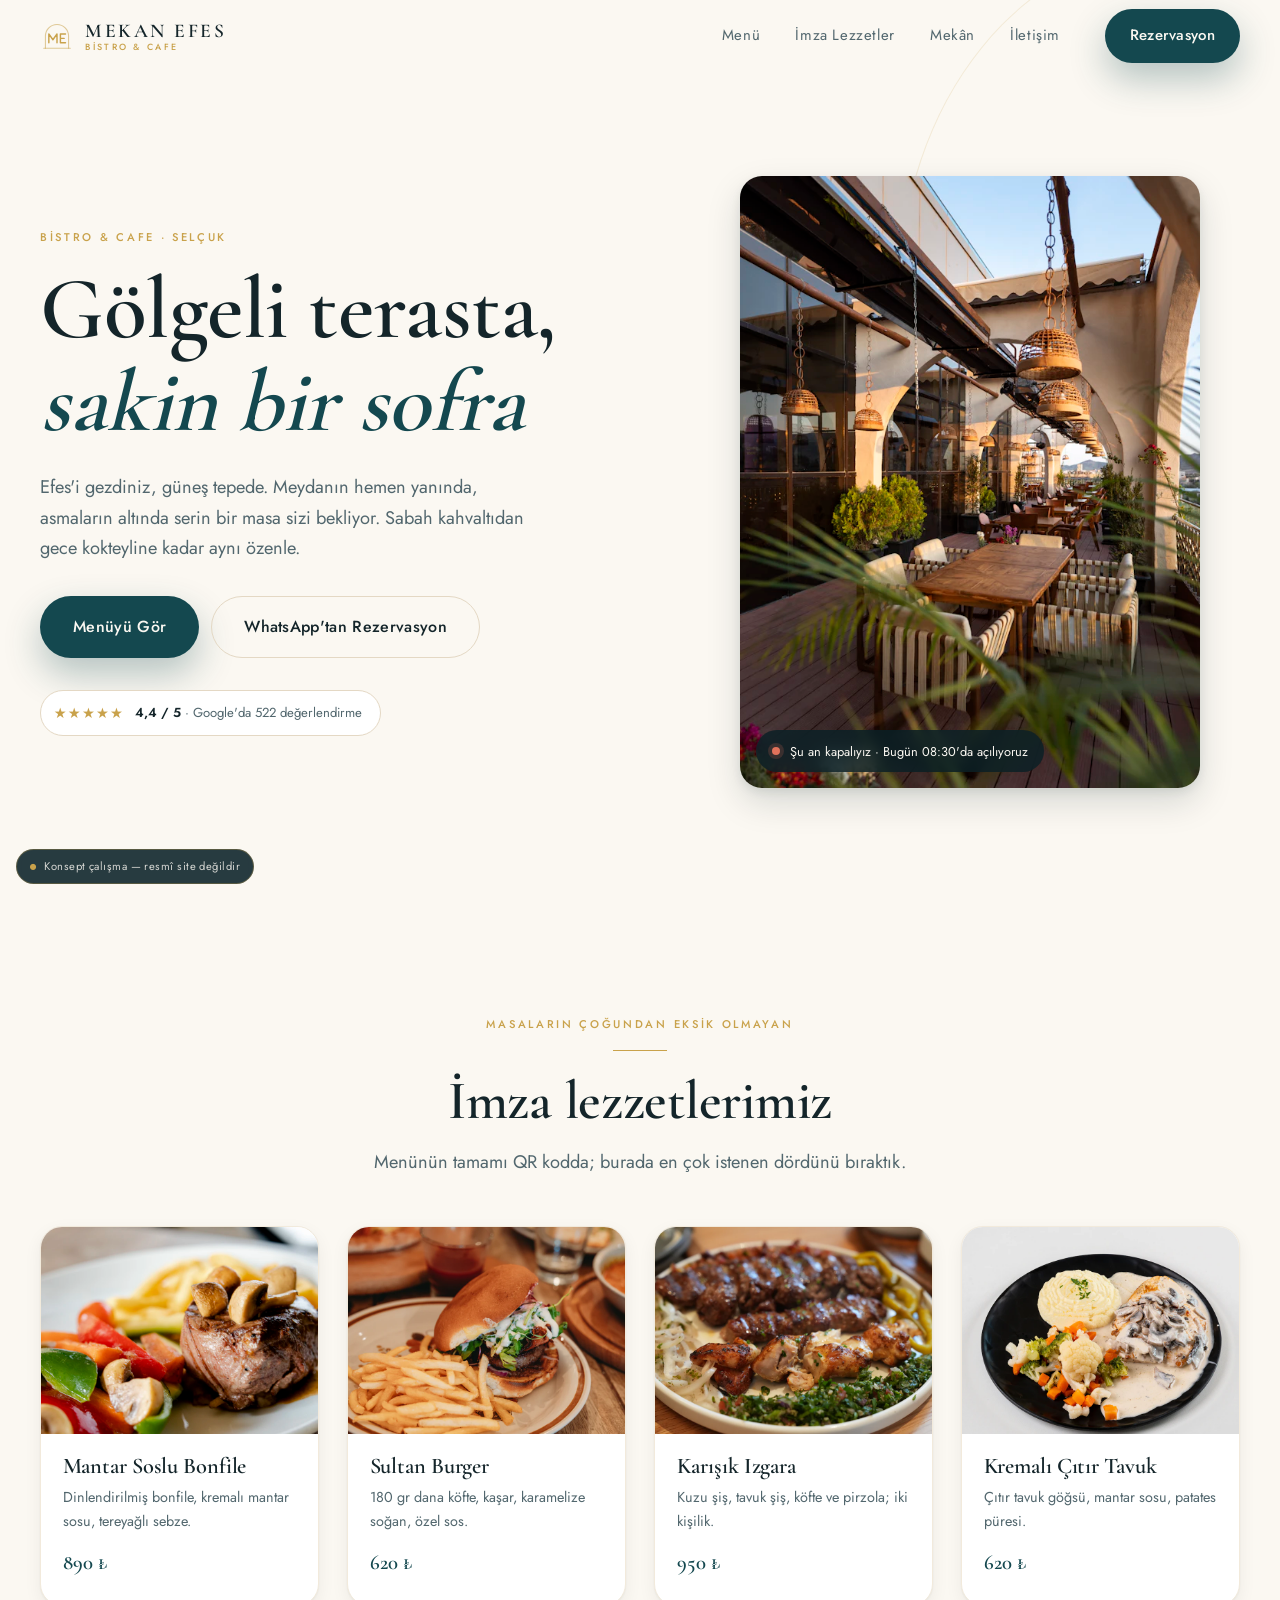
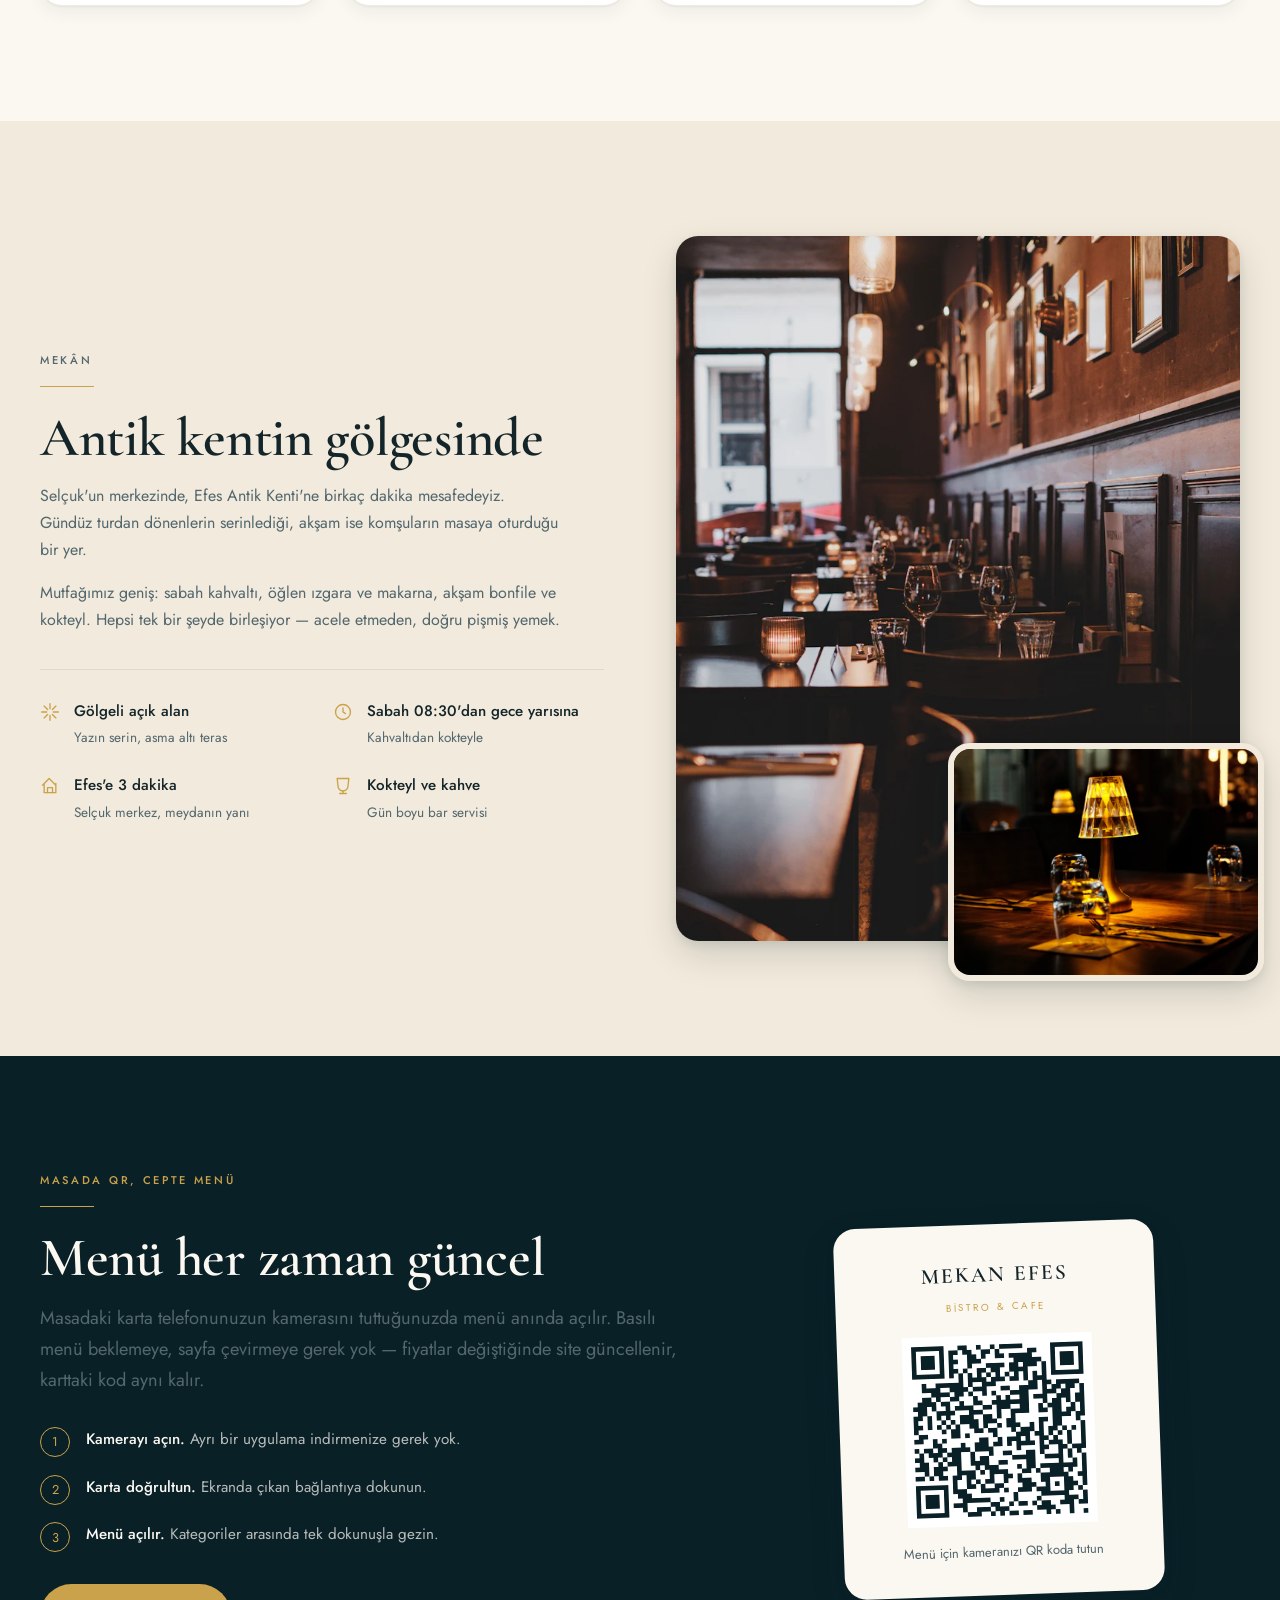
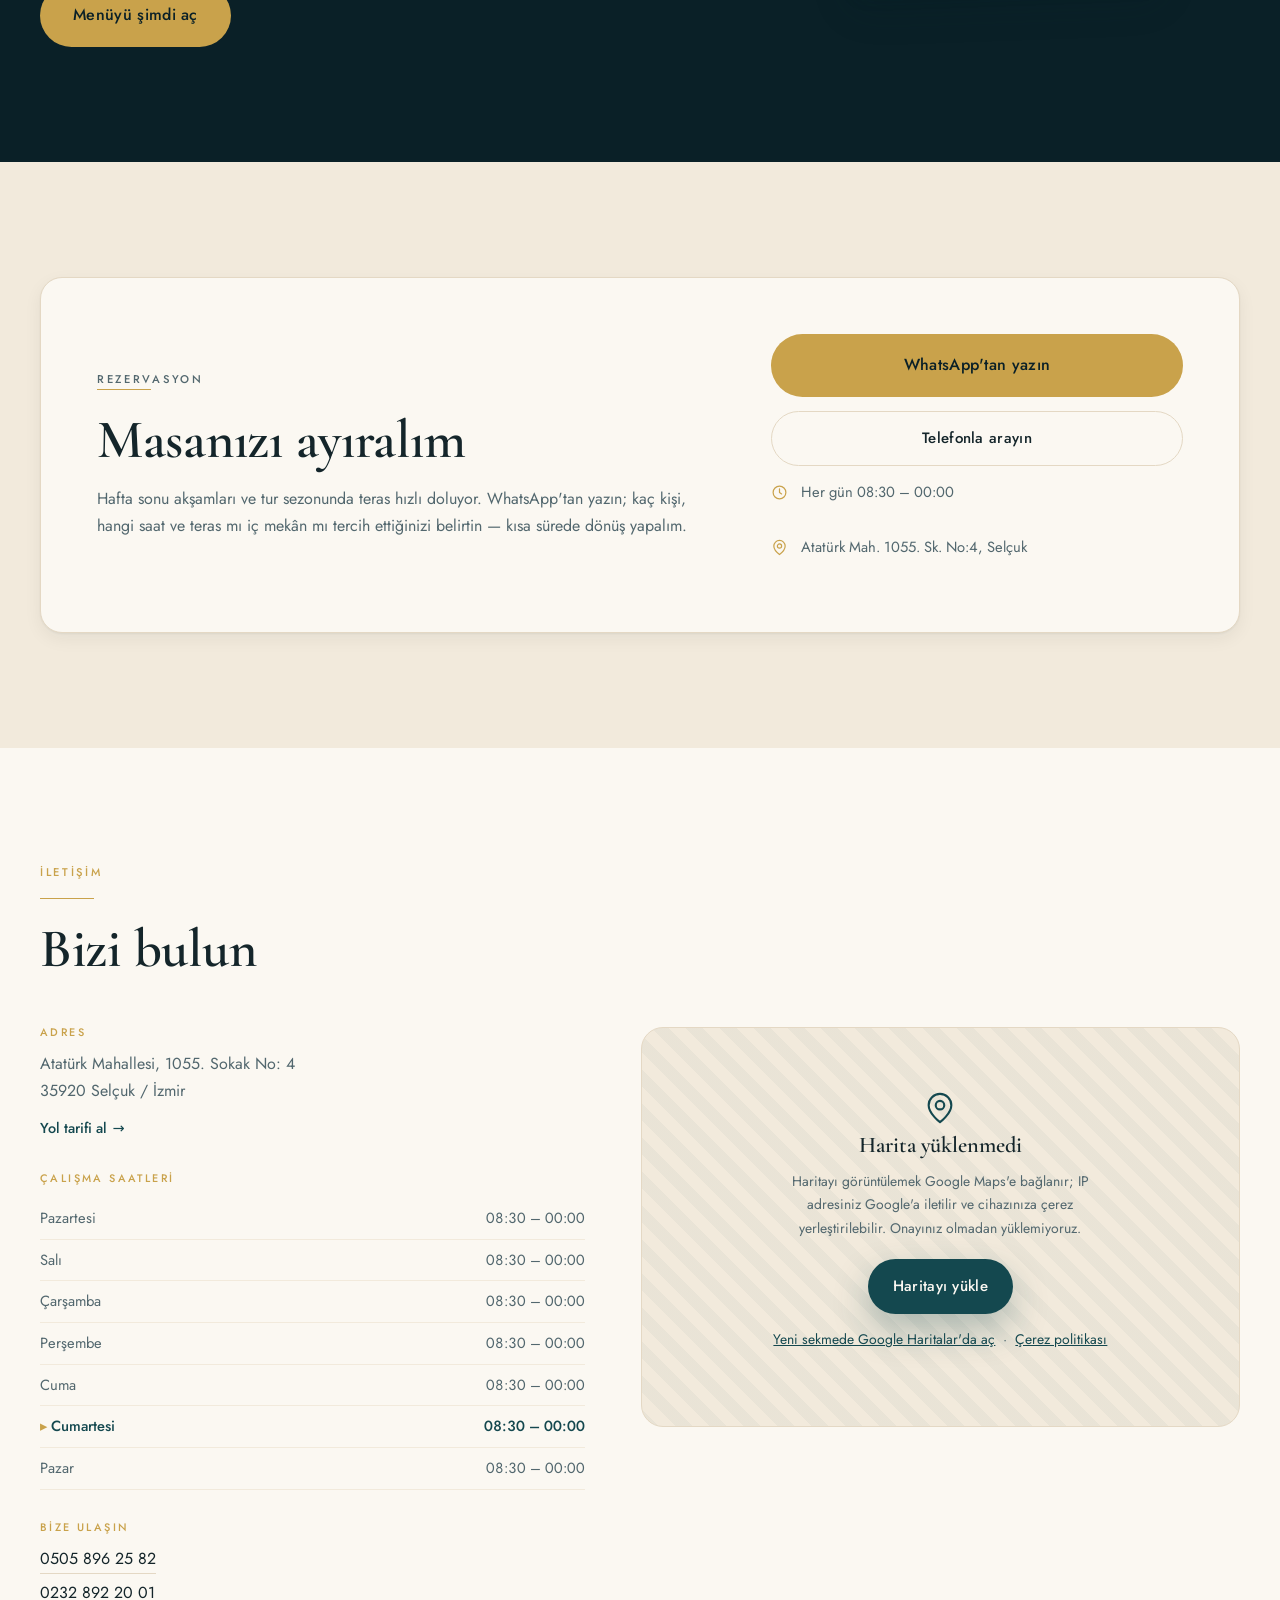
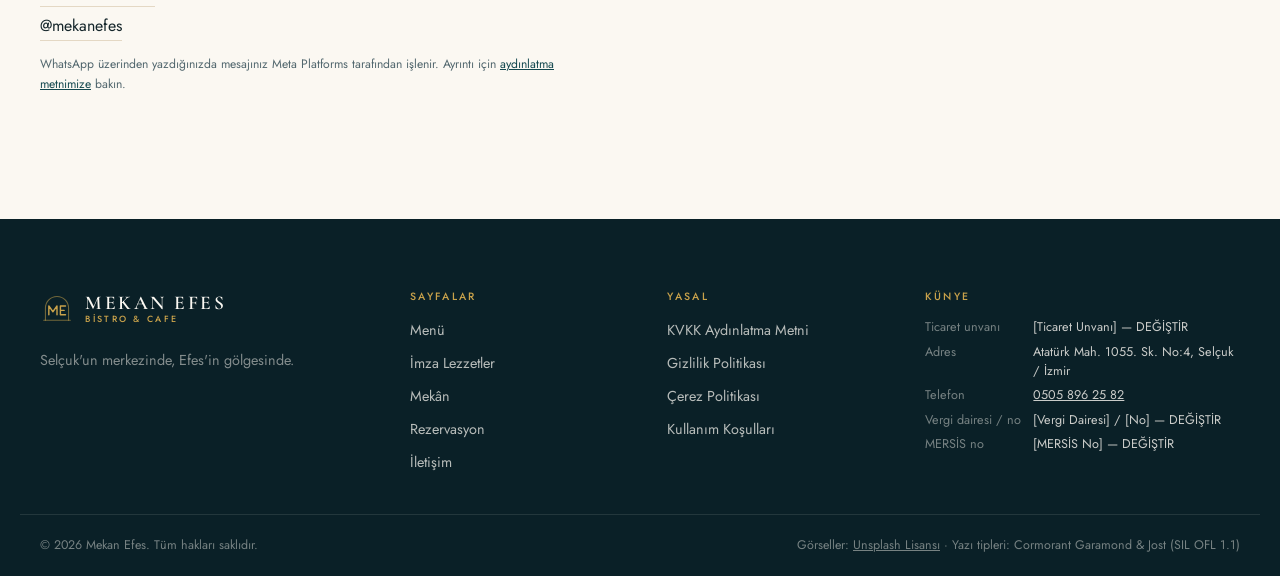
<file: index.html>
<!DOCTYPE html>
<html lang="tr">
<head>
  <meta charset="UTF-8" />
  <meta name="viewport" content="width=device-width, initial-scale=1.0" />

  <!-- ============================================================
       SEO / paylasim meta etiketleri
       DEĞİŞTİR: alan adi kesinlestiginde canonical, og:url, og:image ve
       asagidaki JSON-LD icindeki adresleri guncelleyin.
       ============================================================ -->
  <title>Mekan Efes — Selçuk'ta Bistro &amp; Cafe</title>
  <meta name="description" content="Selçuk merkezde bistro ve cafe. Mantar soslu bonfile, Sultan Burger, karışık ızgara ve kokteyller. Gölgeli teras, WhatsApp'tan rezervasyon." />
  <meta name="keywords" content="Selçuk restoran, Efes restoran, Selçuk bistro, Selçuk steak, Selçuk burger, Selçuk kahvaltı, İzmir Selçuk yemek" />
  <meta name="author" content="Mekan Efes" />

  <!-- ============================================================
       KONSEPT ÇALIŞMA — arama motorlarina kapali.
       Bu site restorana sunulmak uzere hazirlanmis bir tasarim
       onerisidir. Isletmenin kendi dijital varliklarıyla arama
       sonuclarinda yarismamasi icin indekslenmesi engellenmistir.
       YAYINA ALIRKEN: asagidaki robots satirini
       content="index, follow, max-image-preview:large" yapin ve
       sayfa sonundaki .konsept rozetini kaldirin.
       ============================================================ -->
  <meta name="robots" content="noindex, nofollow" />

  <meta name="theme-color" content="#FBF8F2" media="(prefers-color-scheme: light)" />
  <meta name="theme-color" content="#0A2027" media="(prefers-color-scheme: dark)" />
  <link rel="canonical" href="https://mekanefes.vercel.app/" />
  <meta name="geo.region" content="TR-35" />
  <meta name="geo.placename" content="Selçuk, İzmir" />

  <meta property="og:type" content="restaurant" />
  <meta property="og:locale" content="tr_TR" />
  <meta property="og:site_name" content="Mekan Efes" />
  <meta property="og:title" content="Mekan Efes — Selçuk'ta Bistro &amp; Cafe" />
  <meta property="og:description" content="Gölgeli terasta sakin bir sofra. Mantar soslu bonfile, Sultan Burger ve kokteyller." />
  <meta property="og:url" content="https://mekanefes.vercel.app/" />
  <meta property="og:image" content="https://mekanefes.vercel.app/assets/img/og-kapak.jpg" />
  <meta property="og:image:width" content="1200" />
  <meta property="og:image:height" content="630" />
  <meta property="og:image:alt" content="Mantar soslu bonfile tabağı" />
  <meta name="twitter:card" content="summary_large_image" />
  <meta name="twitter:title" content="Mekan Efes — Selçuk'ta Bistro &amp; Cafe" />
  <meta name="twitter:description" content="Gölgeli terasta sakin bir sofra. Selçuk merkezde bistro ve cafe." />
  <meta name="twitter:image" content="https://mekanefes.vercel.app/assets/img/og-kapak.jpg" />

  <link rel="icon" href="assets/logo/amblem-kucuk.svg" type="image/svg+xml" />
  <link rel="apple-touch-icon" href="assets/img/apple-touch-icon.png" />
  <link rel="manifest" href="site.webmanifest" />

  <!-- ============================================================
       Fontlar kendi sunucumuzdan servis edilir (assets/fonts).
       Google Fonts'a baglanti kurulmaz: ziyaretcinin IP adresi ucuncu
       tarafa aktarilmaz (KVKK / GDPR uyumu).
       ============================================================ -->
  <link rel="preload" as="font" type="font/woff2" href="assets/fonts/jost-var-latin.woff2" crossorigin />
  <link rel="preload" as="font" type="font/woff2" href="assets/fonts/cormorant-var-latin.woff2" crossorigin />
  <link rel="stylesheet" href="css/fonts.css" />
  <link rel="stylesheet" href="css/style.css" />

  <link rel="preload" as="image" fetchpriority="high"
        href="assets/img/hero-600.webp"
        imagesrcset="assets/img/hero-600.webp 600w, assets/img/hero-900.webp 900w"
        imagesizes="(min-width: 940px) 45vw, 100vw" />

  <!-- ============================================================
       Yapisal veri (schema.org)
       DEĞİŞTİR: menu fiyatlari ve "geo" koordinatlari. Koordinat icin
       Google Haritalar'da isletmeye sag tiklayip enlem/boylami kopyalayin.
       ============================================================ -->
  <script type="application/ld+json">
  {
    "@context": "https://schema.org",
    "@type": "Restaurant",
    "name": "Mekan Efes",
    "alternateName": "Mekan Efes Restaurant",
    "description": "Selçuk merkezde bistro ve cafe. Et yemekleri, burger, İtalyan mutfağı, kahvaltı ve kokteyl.",
    "servesCuisine": ["Bistro", "Türk Mutfağı", "İtalyan", "Uluslararası"],
    "priceRange": "₺₺₺",
    "image": "https://mekanefes.vercel.app/assets/img/og-kapak.jpg",
    "url": "https://mekanefes.vercel.app/",
    "menu": "https://mekanefes.vercel.app/menu.html",
    "telephone": "+90 505 896 25 82",
    "acceptsReservations": "True",
    "address": {
      "@type": "PostalAddress",
      "streetAddress": "Atatürk Mahallesi, 1055. Sokak No: 4",
      "addressLocality": "Selçuk",
      "addressRegion": "İzmir",
      "postalCode": "35920",
      "addressCountry": "TR"
    },
    "geo": {
      "@type": "GeoCoordinates",
      "latitude": "37.9519",
      "longitude": "27.3689"
    },
    "openingHoursSpecification": [{
      "@type": "OpeningHoursSpecification",
      "dayOfWeek": ["Monday","Tuesday","Wednesday","Thursday","Friday","Saturday","Sunday"],
      "opens": "08:30", "closes": "00:00"
    }],
    "amenityFeature": [
      { "@type": "LocationFeatureSpecification", "name": "Açık hava oturma alanı", "value": true }
    ],
    "sameAs": ["https://www.instagram.com/mekanefes/"]
  }
  </script>
</head>

<body>
  <a class="skip-link" href="#imza">İçeriğe atla</a>

  <!-- ============================================================
       ÜST BAR
       ============================================================ -->
  <header class="site-header" id="header">
    <div class="wrap header__inner">
      <a href="#ust" class="logo" aria-label="Mekan Efes ana sayfa">
        <svg class="logo__amblem" viewBox="0 0 100 100" aria-hidden="true"
             fill="none" stroke="currentColor" stroke-linecap="round" stroke-linejoin="round">
          <path d="M16 86 V50 A34 34 0 0 1 84 50 V86" stroke-width="3.2" opacity="0.55"/>
          <path d="M11 86 H89" stroke-width="3.2" opacity="0.55"/>
          <path d="M26 70 V44 L38 61 L50 44 V70" stroke-width="4.2"/>
          <path d="M60 44 V70 M60 44 H75 M60 57 H71 M60 70 H75" stroke-width="4.2"/>
        </svg>
        <span class="logo__yazi">
          <span class="logo__ad">MEKAN EFES</span>
          <span class="logo__alt">Bistro &amp; Cafe</span>
        </span>
      </a>

      <nav class="nav" aria-label="Ana menü">
        <ul class="nav__list">
          <li><a href="menu.html" class="nav__link">Menü</a></li>
          <li><a href="#imza" class="nav__link">İmza Lezzetler</a></li>
          <li><a href="#mekan" class="nav__link">Mekân</a></li>
          <li><a href="#iletisim" class="nav__link">İletişim</a></li>
        </ul>
      </nav>

      <!-- DEĞİŞTİR: WhatsApp numarasi (isletmenin gercek numarasi) -->
      <a class="btn btn--birincil header__cta"
         href="https://wa.me/905058962582?text=Merhaba%2C%20rezervasyon%20yapt%C4%B1rmak%20istiyorum."
         target="_blank" rel="noopener">Rezervasyon</a>

      <button class="burger" id="burger" aria-label="Menüyü aç" aria-expanded="false" aria-controls="mobile-nav">
        <span class="burger__bar"></span>
        <span class="burger__bar"></span>
        <span class="burger__bar"></span>
      </button>
    </div>
  </header>

  <!-- Mobil menü -->
  <div class="mobile-nav" id="mobile-nav" hidden>
    <nav aria-label="Mobil menü">
      <ul class="mobile-nav__list">
        <li><a href="menu.html"><span class="mobile-nav__num">01</span> Menü</a></li>
        <li><a href="#imza"><span class="mobile-nav__num">02</span> İmza Lezzetler</a></li>
        <li><a href="#mekan"><span class="mobile-nav__num">03</span> Mekân</a></li>
        <li><a href="#iletisim"><span class="mobile-nav__num">04</span> İletişim</a></li>
      </ul>
    </nav>
    <div class="mobile-nav__foot">
      <a class="btn btn--pirinc btn--blok"
         href="https://wa.me/905058962582?text=Merhaba%2C%20rezervasyon%20yapt%C4%B1rmak%20istiyorum."
         target="_blank" rel="noopener">WhatsApp'tan Rezervasyon</a>
      <a class="btn btn--cizgi-acik btn--blok" href="tel:+905058962582">0505 896 25 82</a>
      <p class="mobile-nav__meta">Atatürk Mah. 1055. Sk. No:4 · Selçuk<br />Her gün 08:30 – 00:00</p>
    </div>
  </div>

  <main id="ust">

    <!-- ==========================================================
         HERO — ikiye bölünmüş düzen
         ========================================================== -->
    <section class="hero">
      <div class="wrap hero__grid">
        <div class="hero__text-alan">
          <p class="eyebrow">Bistro &amp; Cafe · Selçuk</p>
          <h1 class="hero__title">Gölgeli terasta,<br /><em>sakin bir sofra</em></h1>
          <p class="hero__text">
            Efes'i gezdiniz, güneş tepede. Meydanın hemen yanında, asmaların
            altında serin bir masa sizi bekliyor. Sabah kahvaltıdan gece
            kokteyline kadar aynı özenle.
          </p>

          <div class="hero__actions">
            <a href="menu.html" class="btn btn--birincil btn--lg">Menüyü Gör</a>
            <a href="https://wa.me/905058962582?text=Merhaba%2C%20rezervasyon%20yapt%C4%B1rmak%20istiyorum."
               class="btn btn--cizgi btn--lg" target="_blank" rel="noopener">
              WhatsApp'tan Rezervasyon
            </a>
          </div>

          <!-- Google puanı — yalnızca toplu değerlendirme gösterilir,
               yorum metinleri kopyalanmaz (telif ve KVKK). -->
          <a class="puan" href="https://www.google.com/maps/search/?api=1&query=Mekan+Efes+Restaurant+Sel%C3%A7uk"
             target="_blank" rel="noopener">
            <span class="puan__yildiz" aria-hidden="true">★★★★★</span>
            <span class="puan__metin"><b>4,4 / 5</b> · Google'da 522 değerlendirme</span>
          </a>
        </div>

        <figure class="hero__media">
          <img src="assets/img/hero-600.webp"
               srcset="assets/img/hero-600.webp 600w, assets/img/hero-900.webp 900w"
               sizes="(min-width: 940px) 45vw, 100vw"
               alt="Ahşap masaların ve hasır sarkıt aydınlatmaların olduğu, akşam güneşiyle aydınlanan gölgeli restoran terası"
               width="900" height="1200" fetchpriority="high" decoding="async" />
          <figcaption class="hero__rozet">
            <span class="nokta" id="durum-nokta" aria-hidden="true"></span>
            <span id="durum-metin">Çalışma saatleri kontrol ediliyor…</span>
          </figcaption>
        </figure>
      </div>
    </section>

    <!-- ==========================================================
         İMZA LEZZETLER
         ========================================================== -->
    <section class="section" id="imza">
      <div class="wrap">
        <header class="section__head section__head--orta reveal">
          <p class="eyebrow">Masaların çoğundan eksik olmayan</p>
          <hr class="rule rule--orta" />
          <h2 class="section__title">İmza lezzetlerimiz</h2>
          <p class="section__lead">
            Menünün tamamı QR kodda; burada en çok istenen dördünü bıraktık.
          </p>
        </header>

        <ul class="imza-grid">
          <li class="imza reveal">
            <div class="imza__media">
              <img src="assets/img/imza-bonfile.webp"
                   alt="Mantar ve sotelenmiş sebzelerle servis edilen bonfile"
                   width="800" height="600" loading="lazy" decoding="async" />
            </div>
            <div class="imza__body">
              <h3 class="imza__ad">Mantar Soslu Bonfile</h3>
              <p class="imza__desc">Dinlendirilmiş bonfile, kremalı mantar sosu, tereyağlı sebze.</p>
              <span class="imza__fiyat">890 ₺</span>
            </div>
          </li>

          <li class="imza reveal">
            <div class="imza__media">
              <img src="assets/img/imza-burger.webp"
                   alt="Bistro tabağında elde hazırlanmış burger ve patates kızartması"
                   width="800" height="600" loading="lazy" decoding="async" />
            </div>
            <div class="imza__body">
              <h3 class="imza__ad">Sultan Burger</h3>
              <p class="imza__desc">180 gr dana köfte, kaşar, karamelize soğan, özel sos.</p>
              <span class="imza__fiyat">620 ₺</span>
            </div>
          </li>

          <li class="imza reveal">
            <div class="imza__media">
              <img src="assets/img/imza-izgara.webp"
                   alt="Kuzu, tavuk ve köfteden oluşan karışık ızgara tabağı"
                   width="800" height="600" loading="lazy" decoding="async" />
            </div>
            <div class="imza__body">
              <h3 class="imza__ad">Karışık Izgara</h3>
              <p class="imza__desc">Kuzu şiş, tavuk şiş, köfte ve pirzola; iki kişilik.</p>
              <span class="imza__fiyat">950 ₺</span>
            </div>
          </li>

          <li class="imza reveal">
            <div class="imza__media">
              <img src="assets/img/imza-tavuk.webp"
                   alt="Kremalı mantar sosu ve patates püresiyle servis edilen tavuk göğsü"
                   width="800" height="600" loading="lazy" decoding="async" />
            </div>
            <div class="imza__body">
              <h3 class="imza__ad">Kremalı Çıtır Tavuk</h3>
              <p class="imza__desc">Çıtır tavuk göğsü, mantar sosu, patates püresi.</p>
              <span class="imza__fiyat">620 ₺</span>
            </div>
          </li>
        </ul>
      </div>
    </section>

    <!-- ==========================================================
         MEKÂN
         ========================================================== -->
    <section class="section mekan" id="mekan">
      <div class="wrap mekan__grid">
        <div class="mekan__text reveal">
          <p class="eyebrow eyebrow--koyu">Mekân</p>
          <hr class="rule" />
          <h2 class="section__title">Antik kentin gölgesinde</h2>
          <p>
            Selçuk'un merkezinde, Efes Antik Kenti'ne birkaç dakika mesafedeyiz.
            Gündüz turdan dönenlerin serinlediği, akşam ise komşuların masaya
            oturduğu bir yer.
          </p>
          <p>
            Mutfağımız geniş: sabah kahvaltı, öğlen ızgara ve makarna, akşam
            bonfile ve kokteyl. Hepsi tek bir şeyde birleşiyor — acele etmeden,
            doğru pişmiş yemek.
          </p>

          <dl class="ozellikler">
            <div class="ozellik">
              <svg viewBox="0 0 24 24" width="20" height="20" aria-hidden="true" fill="none" stroke="currentColor" stroke-width="1.6" stroke-linecap="round" stroke-linejoin="round"><path d="M12 2v6M4.9 4.9l4.2 4.2M2 12h6M4.9 19.1l4.2-4.2M12 22v-6M19.1 19.1l-4.2-4.2M22 12h-6M19.1 4.9l-4.2 4.2"/></svg>
              <div><b>Gölgeli açık alan</b><span>Yazın serin, asma altı teras</span></div>
            </div>
            <div class="ozellik">
              <svg viewBox="0 0 24 24" width="20" height="20" aria-hidden="true" fill="none" stroke="currentColor" stroke-width="1.6" stroke-linecap="round" stroke-linejoin="round"><circle cx="12" cy="12" r="9"/><path d="M12 7v5l3 2"/></svg>
              <div><b>Sabah 08:30'dan gece yarısına</b><span>Kahvaltıdan kokteyle</span></div>
            </div>
            <div class="ozellik">
              <svg viewBox="0 0 24 24" width="20" height="20" aria-hidden="true" fill="none" stroke="currentColor" stroke-width="1.6" stroke-linecap="round" stroke-linejoin="round"><path d="M3 11l8-8 8 8M5 9v11h14V9"/><path d="M9 20v-6h6v6"/></svg>
              <div><b>Efes'e 3 dakika</b><span>Selçuk merkez, meydanın yanı</span></div>
            </div>
            <div class="ozellik">
              <svg viewBox="0 0 24 24" width="20" height="20" aria-hidden="true" fill="none" stroke="currentColor" stroke-width="1.6" stroke-linecap="round" stroke-linejoin="round"><path d="M5 3h14l-1 9a6 6 0 0 1-12 0L5 3z"/><path d="M12 18v3M8 21h8"/></svg>
              <div><b>Kokteyl ve kahve</b><span>Gün boyu bar servisi</span></div>
            </div>
          </dl>
        </div>

        <div class="mekan__media reveal">
          <figure class="mekan__img mekan__img--ana">
            <img src="assets/img/mekan-ic.webp"
                 alt="Pirinç aplikler, koyu ahşap masalar ve kadeh dizilerinin olduğu sıcak bistro iç mekânı"
                 width="760" height="950" loading="lazy" decoding="async" />
          </figure>
          <figure class="mekan__img mekan__img--yan">
            <img src="assets/img/mekan-masa.webp"
                 alt="Akşam ışığında, küçük kristal masa lambasıyla aydınlanan hazırlanmış masa"
                 width="700" height="520" loading="lazy" decoding="async" />
          </figure>
        </div>
      </div>
    </section>

    <!-- ==========================================================
         QR MENÜ TANITIMI
         ========================================================== -->
    <section class="section qr-bolum" id="qr">
      <div class="wrap qr-grid">
        <div class="reveal">
          <p class="eyebrow">Masada QR, cepte menü</p>
          <hr class="rule" />
          <h2 class="section__title">Menü her zaman güncel</h2>
          <p class="section__lead">
            Masadaki karta telefonunuzun kamerasını tuttuğunuzda menü anında
            açılır. Basılı menü beklemeye, sayfa çevirmeye gerek yok —
            fiyatlar değiştiğinde site güncellenir, karttaki kod aynı kalır.
          </p>

          <div class="qr-adimlar">
            <div class="qr-adim">
              <span class="qr-adim__no" aria-hidden="true">1</span>
              <p><b>Kamerayı açın.</b> Ayrı bir uygulama indirmenize gerek yok.</p>
            </div>
            <div class="qr-adim">
              <span class="qr-adim__no" aria-hidden="true">2</span>
              <p><b>Karta doğrultun.</b> Ekranda çıkan bağlantıya dokunun.</p>
            </div>
            <div class="qr-adim">
              <span class="qr-adim__no" aria-hidden="true">3</span>
              <p><b>Menü açılır.</b> Kategoriler arasında tek dokunuşla gezin.</p>
            </div>
          </div>

          <a href="menu.html" class="btn btn--pirinc btn--lg">Menüyü şimdi aç</a>
        </div>

        <div class="reveal">
          <div class="qr-kart">
            <div class="qr-kart__ust">
              <b>MEKAN EFES</b>
              <span>Bistro &amp; Cafe</span>
            </div>
            <img src="assets/qr/menu-qr.png"
                 alt="Menü sayfasına yönlendiren QR kod"
                 width="190" height="190" loading="lazy" decoding="async" />
            <p class="qr-kart__alt">Menü için kameranızı QR koda tutun</p>
          </div>
        </div>
      </div>
    </section>

    <!-- ==========================================================
         REZERVASYON
         ========================================================== -->
    <section class="section rezervasyon" id="rezervasyon">
      <div class="wrap">
        <div class="rez-kart reveal">
          <div class="rez-kart__text">
            <p class="eyebrow eyebrow--koyu">Rezervasyon</p>
            <hr class="rule" />
            <h2 class="section__title">Masanızı ayıralım</h2>
            <p>
              Hafta sonu akşamları ve tur sezonunda teras hızlı doluyor.
              WhatsApp'tan yazın; kaç kişi, hangi saat ve teras mı iç mekân mı
              tercih ettiğinizi belirtin — kısa sürede dönüş yapalım.
            </p>
          </div>

          <div class="rez-kart__yan">
            <!-- DEĞİŞTİR: WhatsApp numarasi -->
            <a class="btn btn--pirinc btn--lg btn--blok"
               href="https://wa.me/905058962582?text=Merhaba%2C%20rezervasyon%20yapt%C4%B1rmak%20istiyorum.%20Tarih%3A%20...%20Saat%3A%20...%20Ki%C5%9Fi%3A%20..."
               target="_blank" rel="noopener">WhatsApp'tan yazın</a>
            <a class="btn btn--cizgi btn--blok" href="tel:+902328922001">Telefonla arayın</a>

            <p class="rez-bilgi">
              <svg viewBox="0 0 24 24" width="17" height="17" aria-hidden="true" fill="none" stroke="currentColor" stroke-width="1.7" stroke-linecap="round" stroke-linejoin="round"><circle cx="12" cy="12" r="9"/><path d="M12 7v5l3 2"/></svg>
              Her gün 08:30 – 00:00
            </p>
            <p class="rez-bilgi">
              <svg viewBox="0 0 24 24" width="17" height="17" aria-hidden="true" fill="none" stroke="currentColor" stroke-width="1.7" stroke-linecap="round" stroke-linejoin="round"><path d="M20 10c0 6-8 12-8 12s-8-6-8-12a8 8 0 0 1 16 0z"/><circle cx="12" cy="10" r="3"/></svg>
              Atatürk Mah. 1055. Sk. No:4, Selçuk
            </p>
          </div>
        </div>
      </div>
    </section>

    <!-- ==========================================================
         İLETİŞİM
         ========================================================== -->
    <section class="section iletisim" id="iletisim">
      <div class="wrap">
        <header class="section__head reveal">
          <p class="eyebrow">İletişim</p>
          <hr class="rule" />
          <h2 class="section__title">Bizi bulun</h2>
        </header>

        <div class="iletisim__grid">
          <div class="iletisim__bilgi reveal">
            <div class="bilgi-blok">
              <h3>Adres</h3>
              <p>
                Atatürk Mahallesi, 1055. Sokak No: 4<br />
                35920 Selçuk / İzmir
              </p>
              <a class="ok-link" target="_blank" rel="noopener"
                 href="https://www.google.com/maps/search/?api=1&query=Mekan+Efes+Restaurant+Sel%C3%A7uk">
                Yol tarifi al
              </a>
            </div>

            <div class="bilgi-blok">
              <h3>Çalışma Saatleri</h3>
              <table class="saatler" id="saatler">
                <caption class="sr-only">Haftalık çalışma saatleri</caption>
                <tbody>
                  <tr data-gun="1"><th scope="row">Pazartesi</th><td>08:30 – 00:00</td></tr>
                  <tr data-gun="2"><th scope="row">Salı</th><td>08:30 – 00:00</td></tr>
                  <tr data-gun="3"><th scope="row">Çarşamba</th><td>08:30 – 00:00</td></tr>
                  <tr data-gun="4"><th scope="row">Perşembe</th><td>08:30 – 00:00</td></tr>
                  <tr data-gun="5"><th scope="row">Cuma</th><td>08:30 – 00:00</td></tr>
                  <tr data-gun="6"><th scope="row">Cumartesi</th><td>08:30 – 00:00</td></tr>
                  <tr data-gun="0"><th scope="row">Pazar</th><td>08:30 – 00:00</td></tr>
                </tbody>
              </table>
            </div>

            <div class="bilgi-blok">
              <h3>Bize ulaşın</h3>
              <p class="iletisim__satirlar">
                <a href="tel:+905058962582">0505 896 25 82</a>
                <a href="tel:+902328922001">0232 892 20 01</a>
                <a href="https://www.instagram.com/mekanefes/" target="_blank" rel="noopener">@mekanefes</a>
              </p>
              <p class="bilgi-not">
                WhatsApp üzerinden yazdığınızda mesajınız Meta Platforms tarafından
                işlenir. Ayrıntı için <a href="kvkk-aydinlatma-metni.html">aydınlatma metnimize</a> bakın.
              </p>
            </div>
          </div>

          <!-- ------------------------------------------------------
               Google Haritalar — ONAYA BAĞLI YÜKLENİR.
               Harita gomulusu Google'a IP adresi gonderir ve cerez
               yerlestirebilir; bu yuzden ziyaretci onay vermeden
               iframe sayfaya eklenmez (js/main.js).
               ------------------------------------------------------ -->
          <div class="harita reveal">
            <div class="harita-onay" id="harita-onay">
              <svg viewBox="0 0 24 24" width="34" height="34" aria-hidden="true" fill="none" stroke="currentColor" stroke-width="1.5" stroke-linecap="round" stroke-linejoin="round">
                <path d="M20 10c0 6-8 12-8 12s-8-6-8-12a8 8 0 0 1 16 0z"/><circle cx="12" cy="10" r="3"/>
              </svg>
              <h3>Harita yüklenmedi</h3>
              <p>
                Haritayı görüntülemek Google Maps'e bağlanır; IP adresiniz Google'a
                iletilir ve cihazınıza çerez yerleştirilebilir. Onayınız olmadan
                yüklemiyoruz.
              </p>
              <button type="button" class="btn btn--birincil" id="harita-yukle">Haritayı yükle</button>
              <p class="harita-onay__alt">
                <a href="https://www.google.com/maps/search/?api=1&query=Mekan+Efes+Restaurant+Sel%C3%A7uk"
                   target="_blank" rel="noopener">Yeni sekmede Google Haritalar'da aç</a>
                &nbsp;·&nbsp;
                <a href="cerez-politikasi.html">Çerez politikası</a>
              </p>
            </div>
          </div>
        </div>
      </div>
    </section>
  </main>

  <!-- ============================================================
       ALT BİLGİ
       ============================================================ -->
  <footer class="site-footer">
    <div class="wrap footer__grid">
      <div>
        <a href="#ust" class="logo" style="color: var(--pirinc)">
          <svg class="logo__amblem" viewBox="0 0 100 100" aria-hidden="true"
               fill="none" stroke="currentColor" stroke-linecap="round" stroke-linejoin="round">
            <path d="M16 86 V50 A34 34 0 0 1 84 50 V86" stroke-width="3.2" opacity="0.55"/>
            <path d="M11 86 H89" stroke-width="3.2" opacity="0.55"/>
            <path d="M26 70 V44 L38 61 L50 44 V70" stroke-width="4.2"/>
            <path d="M60 44 V70 M60 44 H75 M60 57 H71 M60 70 H75" stroke-width="4.2"/>
          </svg>
          <span class="logo__yazi">
            <span class="logo__ad">MEKAN EFES</span>
            <span class="logo__alt">Bistro &amp; Cafe</span>
          </span>
        </a>
        <p class="footer__not">Selçuk'un merkezinde, Efes'in gölgesinde.</p>
      </div>

      <nav aria-label="Alt menü">
        <h4 class="footer__h">Sayfalar</h4>
        <ul class="footer__links">
          <li><a href="menu.html">Menü</a></li>
          <li><a href="#imza">İmza Lezzetler</a></li>
          <li><a href="#mekan">Mekân</a></li>
          <li><a href="#rezervasyon">Rezervasyon</a></li>
          <li><a href="#iletisim">İletişim</a></li>
        </ul>
      </nav>

      <nav aria-label="Yasal bilgiler">
        <h4 class="footer__h">Yasal</h4>
        <ul class="footer__links">
          <li><a href="kvkk-aydinlatma-metni.html">KVKK Aydınlatma Metni</a></li>
          <li><a href="gizlilik-politikasi.html">Gizlilik Politikası</a></li>
          <li><a href="cerez-politikasi.html">Çerez Politikası</a></li>
          <li><a href="kullanim-kosullari.html">Kullanım Koşulları</a></li>
        </ul>
      </nav>

      <!-- =========================================================
           İŞLETME KÜNYESİ
           6563 sayili E-Ticaret Kanunu md.3 ve 5651 sayili Kanun
           kapsaminda tanitici bilgilerin sitede bulunmasi gerekir.
           DEĞİŞTİR: ticaret unvani, vergi ve MERSIS bilgileri.
           ========================================================= -->
      <div class="kunye">
        <h4 class="footer__h">Künye</h4>
        <dl>
          <dt>Ticaret unvanı</dt><dd>[Ticaret Unvanı] — DEĞİŞTİR</dd>
          <dt>Adres</dt><dd>Atatürk Mah. 1055. Sk. No:4, Selçuk / İzmir</dd>
          <dt>Telefon</dt><dd><a href="tel:+905058962582">0505 896 25 82</a></dd>
          <dt>Vergi dairesi / no</dt><dd>[Vergi Dairesi] / [No] — DEĞİŞTİR</dd>
          <dt>MERSİS no</dt><dd>[MERSİS No] — DEĞİŞTİR</dd>
        </dl>
      </div>
    </div>

    <div class="wrap footer__alt">
      <p>&copy; <span id="yil">2026</span> Mekan Efes. Tüm hakları saklıdır.</p>
      <p>
        Görseller: <a href="https://unsplash.com/license" target="_blank" rel="noopener">Unsplash Lisansı</a> ·
        Yazı tipleri: Cormorant Garamond &amp; Jost (SIL OFL 1.1)
      </p>
    </div>
  </footer>

  <!-- Sabit WhatsApp düğmesi — DEĞİŞTİR: numara -->
  <a class="wa" id="wa"
     href="https://wa.me/905058962582?text=Merhaba%2C%20rezervasyon%20i%C3%A7in%20yaz%C4%B1yorum."
     target="_blank" rel="noopener" aria-label="WhatsApp ile rezervasyon">
    <span class="wa__halka" aria-hidden="true"></span>
    <svg class="wa__icon" viewBox="0 0 24 24" width="26" height="26" aria-hidden="true" fill="currentColor">
      <path d="M17.47 14.38c-.3-.15-1.75-.86-2.02-.96-.27-.1-.47-.15-.67.15-.2.3-.77.96-.94 1.16-.17.2-.35.22-.64.07-.3-.15-1.25-.46-2.38-1.47-.88-.78-1.47-1.75-1.65-2.05-.17-.3-.02-.46.13-.6.14-.14.3-.35.45-.53.15-.18.2-.3.3-.5.1-.2.05-.38-.03-.53-.07-.15-.67-1.6-.92-2.2-.24-.58-.49-.5-.67-.51h-.57c-.2 0-.53.07-.8.38-.28.3-1.05 1.02-1.05 2.5s1.07 2.9 1.22 3.1c.15.2 2.1 3.2 5.1 4.49.71.3 1.27.49 1.7.63.72.23 1.37.2 1.88.12.58-.09 1.75-.72 2-1.41.25-.7.25-1.29.17-1.41-.07-.13-.27-.2-.57-.35z"/>
      <path d="M12.04 2C6.6 2 2.18 6.42 2.18 11.86c0 1.74.46 3.44 1.32 4.94L2 22l5.33-1.4a9.8 9.8 0 0 0 4.7 1.2h.01c5.44 0 9.86-4.42 9.86-9.86A9.8 9.8 0 0 0 19 4.86 9.8 9.8 0 0 0 12.04 2zm0 18.05h-.01a8.2 8.2 0 0 1-4.17-1.14l-.3-.18-3.1.81.83-3.02-.2-.31a8.13 8.13 0 0 1-1.25-4.35c0-4.52 3.68-8.2 8.2-8.2a8.15 8.15 0 0 1 8.2 8.2c0 4.52-3.68 8.2-8.2 8.2z"/>
    </svg>
    <span class="wa__etiket">Rezervasyon</span>
  </a>

  <!-- Konsept rozeti — YAYINA ALIRKEN BU SATIRI SİLİN -->
  <a class="konsept" href="kullanim-kosullari.html">Konsept çalışma — resmî site değildir</a>

  <script src="js/main.js" defer></script>
</body>
</html>
</file>
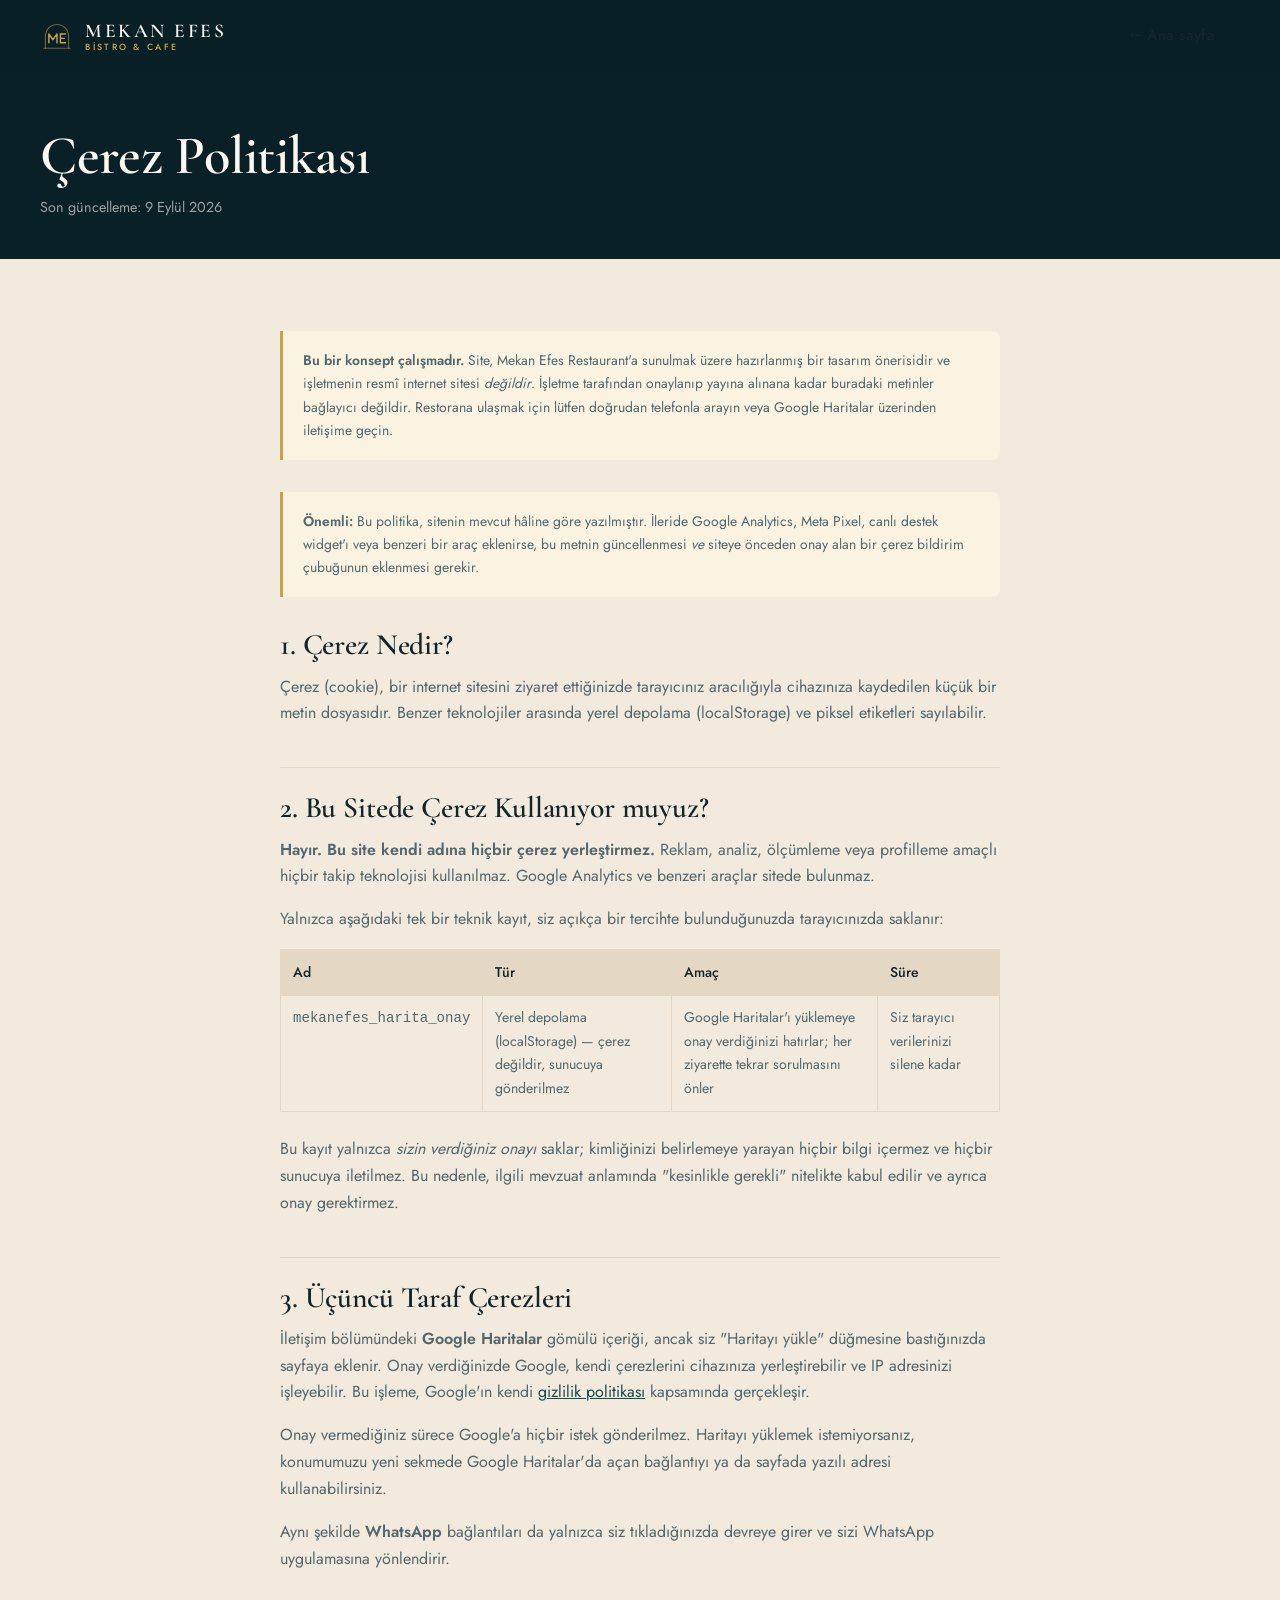
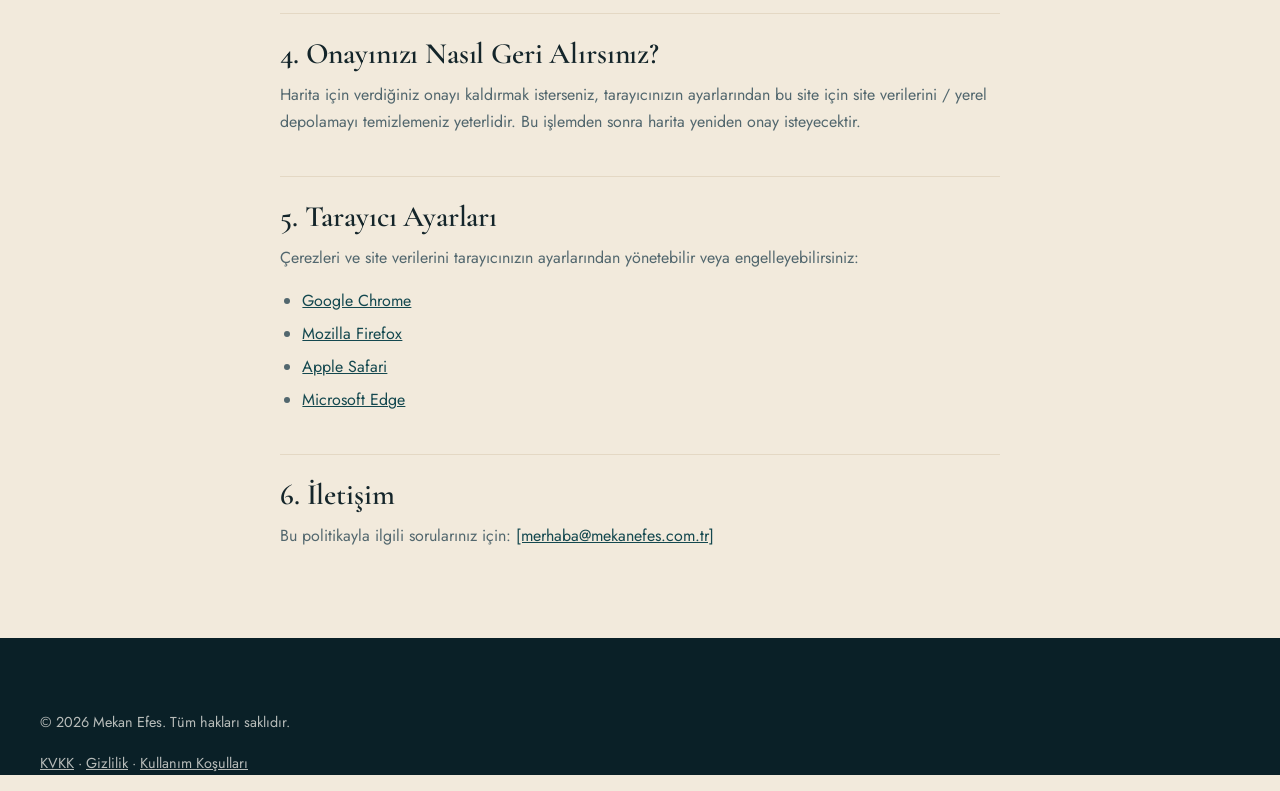
<file: cerez-politikasi.html>
<!DOCTYPE html>
<html lang="tr">
<head>
  <meta charset="UTF-8" />
  <meta name="viewport" content="width=device-width, initial-scale=1.0" />
  <title>Çerez Politikası — Mekan Efes</title>
  <meta name="description" content="Mekan Efes internet sitesinde çerez ve benzeri teknolojilerin kullanımı." />
  <link rel="icon" href="assets/logo/amblem-kucuk.svg" type="image/svg+xml" />
  <link rel="stylesheet" href="css/fonts.css" />
  <link rel="stylesheet" href="css/style.css" />
</head>

<body class="legal-page">
  <a class="skip-link" href="#icerik">İçeriğe atla</a>

  <header class="site-header">
    <div class="wrap header__inner">
      <a href="index.html" class="logo" aria-label="Mekan Efes ana sayfa" style="color: var(--pirinc)">
        <svg class="logo__amblem" viewBox="0 0 100 100" aria-hidden="true"
             fill="none" stroke="currentColor" stroke-linecap="round" stroke-linejoin="round">
          <path d="M16 86 V50 A34 34 0 0 1 84 50 V86" stroke-width="3.2" opacity="0.55"/>
          <path d="M11 86 H89" stroke-width="3.2" opacity="0.55"/>
          <path d="M26 70 V44 L38 61 L50 44 V70" stroke-width="4.2"/>
          <path d="M60 44 V70 M60 44 H75 M60 57 H71 M60 70 H75" stroke-width="4.2"/>
        </svg>
        <span class="logo__yazi">
          <span class="logo__ad">MEKAN EFES</span>
          <span class="logo__alt">Bistro &amp; Cafe</span>
        </span>
      </a>
      <a class="btn btn--outline" href="index.html">← Ana sayfa</a>
    </div>
  </header>

  <div class="legal-hero">
    <div class="wrap">
      <h1>Çerez Politikası</h1>
      <p>Son güncelleme: <time datetime="2026-09-09">9 Eylül 2026</time></p>
    </div>
  </div>

  <main class="wrap legal-body" id="icerik">

    <div class="legal-note">
      <p><strong>Bu bir konsept çalışmadır.</strong> Site, Mekan Efes Restaurant'a
      sunulmak üzere hazırlanmış bir tasarım önerisidir ve işletmenin resmî
      internet sitesi <em>değildir</em>. İşletme tarafından onaylanıp yayına
      alınana kadar buradaki metinler bağlayıcı değildir. Restorana ulaşmak için
      lütfen doğrudan telefonla arayın veya Google Haritalar üzerinden iletişime
      geçin.</p>
    </div>

    <div class="legal-note">
      <p><strong>Önemli:</strong> Bu politika, sitenin mevcut hâline göre yazılmıştır.
      İleride Google Analytics, Meta Pixel, canlı destek widget'ı veya benzeri bir araç
      eklenirse, bu metnin güncellenmesi <em>ve</em> siteye önceden onay alan bir çerez
      bildirim çubuğunun eklenmesi gerekir.</p>
    </div>

    <h2>1. Çerez Nedir?</h2>
    <p>
      Çerez (cookie), bir internet sitesini ziyaret ettiğinizde tarayıcınız aracılığıyla
      cihazınıza kaydedilen küçük bir metin dosyasıdır. Benzer teknolojiler arasında
      yerel depolama (localStorage) ve piksel etiketleri sayılabilir.
    </p>

    <h2>2. Bu Sitede Çerez Kullanıyor muyuz?</h2>
    <p>
      <strong>Hayır. Bu site kendi adına hiçbir çerez yerleştirmez.</strong> Reklam,
      analiz, ölçümleme veya profilleme amaçlı hiçbir takip teknolojisi kullanılmaz.
      Google Analytics ve benzeri araçlar sitede bulunmaz.
    </p>
    <p>
      Yalnızca aşağıdaki tek bir teknik kayıt, siz açıkça bir tercihte bulunduğunuzda
      tarayıcınızda saklanır:
    </p>

    <table class="legal-table">
      <thead>
        <tr><th>Ad</th><th>Tür</th><th>Amaç</th><th>Süre</th></tr>
      </thead>
      <tbody>
        <tr>
          <td><code>mekanefes_harita_onay</code></td>
          <td>Yerel depolama (localStorage) — çerez değildir, sunucuya gönderilmez</td>
          <td>Google Haritalar'ı yüklemeye onay verdiğinizi hatırlar; her ziyarette
              tekrar sorulmasını önler</td>
          <td>Siz tarayıcı verilerinizi silene kadar</td>
        </tr>
      </tbody>
    </table>

    <p>
      Bu kayıt yalnızca <em>sizin verdiğiniz onayı</em> saklar; kimliğinizi belirlemeye
      yarayan hiçbir bilgi içermez ve hiçbir sunucuya iletilmez. Bu nedenle, ilgili
      mevzuat anlamında "kesinlikle gerekli" nitelikte kabul edilir ve ayrıca onay
      gerektirmez.
    </p>

    <h2>3. Üçüncü Taraf Çerezleri</h2>
    <p>
      İletişim bölümündeki <strong>Google Haritalar</strong> gömülü içeriği, ancak siz
      "Haritayı yükle" düğmesine bastığınızda sayfaya eklenir. Onay verdiğinizde Google,
      kendi çerezlerini cihazınıza yerleştirebilir ve IP adresinizi işleyebilir. Bu
      işleme, Google'ın kendi
      <a href="https://policies.google.com/privacy" target="_blank" rel="noopener">gizlilik politikası</a>
      kapsamında gerçekleşir.
    </p>
    <p>
      Onay vermediğiniz sürece Google'a hiçbir istek gönderilmez. Haritayı yüklemek
      istemiyorsanız, konumumuzu yeni sekmede Google Haritalar'da açan bağlantıyı ya da
      sayfada yazılı adresi kullanabilirsiniz.
    </p>
    <p>
      Aynı şekilde <strong>WhatsApp</strong> bağlantıları da yalnızca siz tıkladığınızda
      devreye girer ve sizi WhatsApp uygulamasına yönlendirir.
    </p>

    <h2>4. Onayınızı Nasıl Geri Alırsınız?</h2>
    <p>
      Harita için verdiğiniz onayı kaldırmak isterseniz, tarayıcınızın ayarlarından bu
      site için site verilerini / yerel depolamayı temizlemeniz yeterlidir. Bu işlemden
      sonra harita yeniden onay isteyecektir.
    </p>

    <h2>5. Tarayıcı Ayarları</h2>
    <p>
      Çerezleri ve site verilerini tarayıcınızın ayarlarından yönetebilir veya
      engelleyebilirsiniz:
    </p>
    <ul>
      <li><a href="https://support.google.com/chrome/answer/95647" target="_blank" rel="noopener">Google Chrome</a></li>
      <li><a href="https://support.mozilla.org/tr/kb/cerezleri-silme-web-sitelerinin-bilgilerini-kaldirma" target="_blank" rel="noopener">Mozilla Firefox</a></li>
      <li><a href="https://support.apple.com/tr-tr/guide/safari/sfri11471/mac" target="_blank" rel="noopener">Apple Safari</a></li>
      <li><a href="https://support.microsoft.com/tr-tr/microsoft-edge" target="_blank" rel="noopener">Microsoft Edge</a></li>
    </ul>

    <h2>6. İletişim</h2>
    <p>
      Bu politikayla ilgili sorularınız için:
      <a href="mailto:merhaba@mekanefes.com.tr">[merhaba@mekanefes.com.tr]</a>
    </p>

  </main>

  <footer class="site-footer">
    <div class="wrap footer__bottom">
      <p>&copy; <span id="year">2026</span> Mekan Efes. Tüm hakları saklıdır.</p>
      <p class="footer__credit">
        <a href="kvkk-aydinlatma-metni.html">KVKK</a> ·
        <a href="gizlilik-politikasi.html">Gizlilik</a> ·
        <a href="kullanim-kosullari.html">Kullanım Koşulları</a>
      </p>
    </div>
  </footer>

  <script src="js/main.js" defer></script>
</body>
</html>
</file>
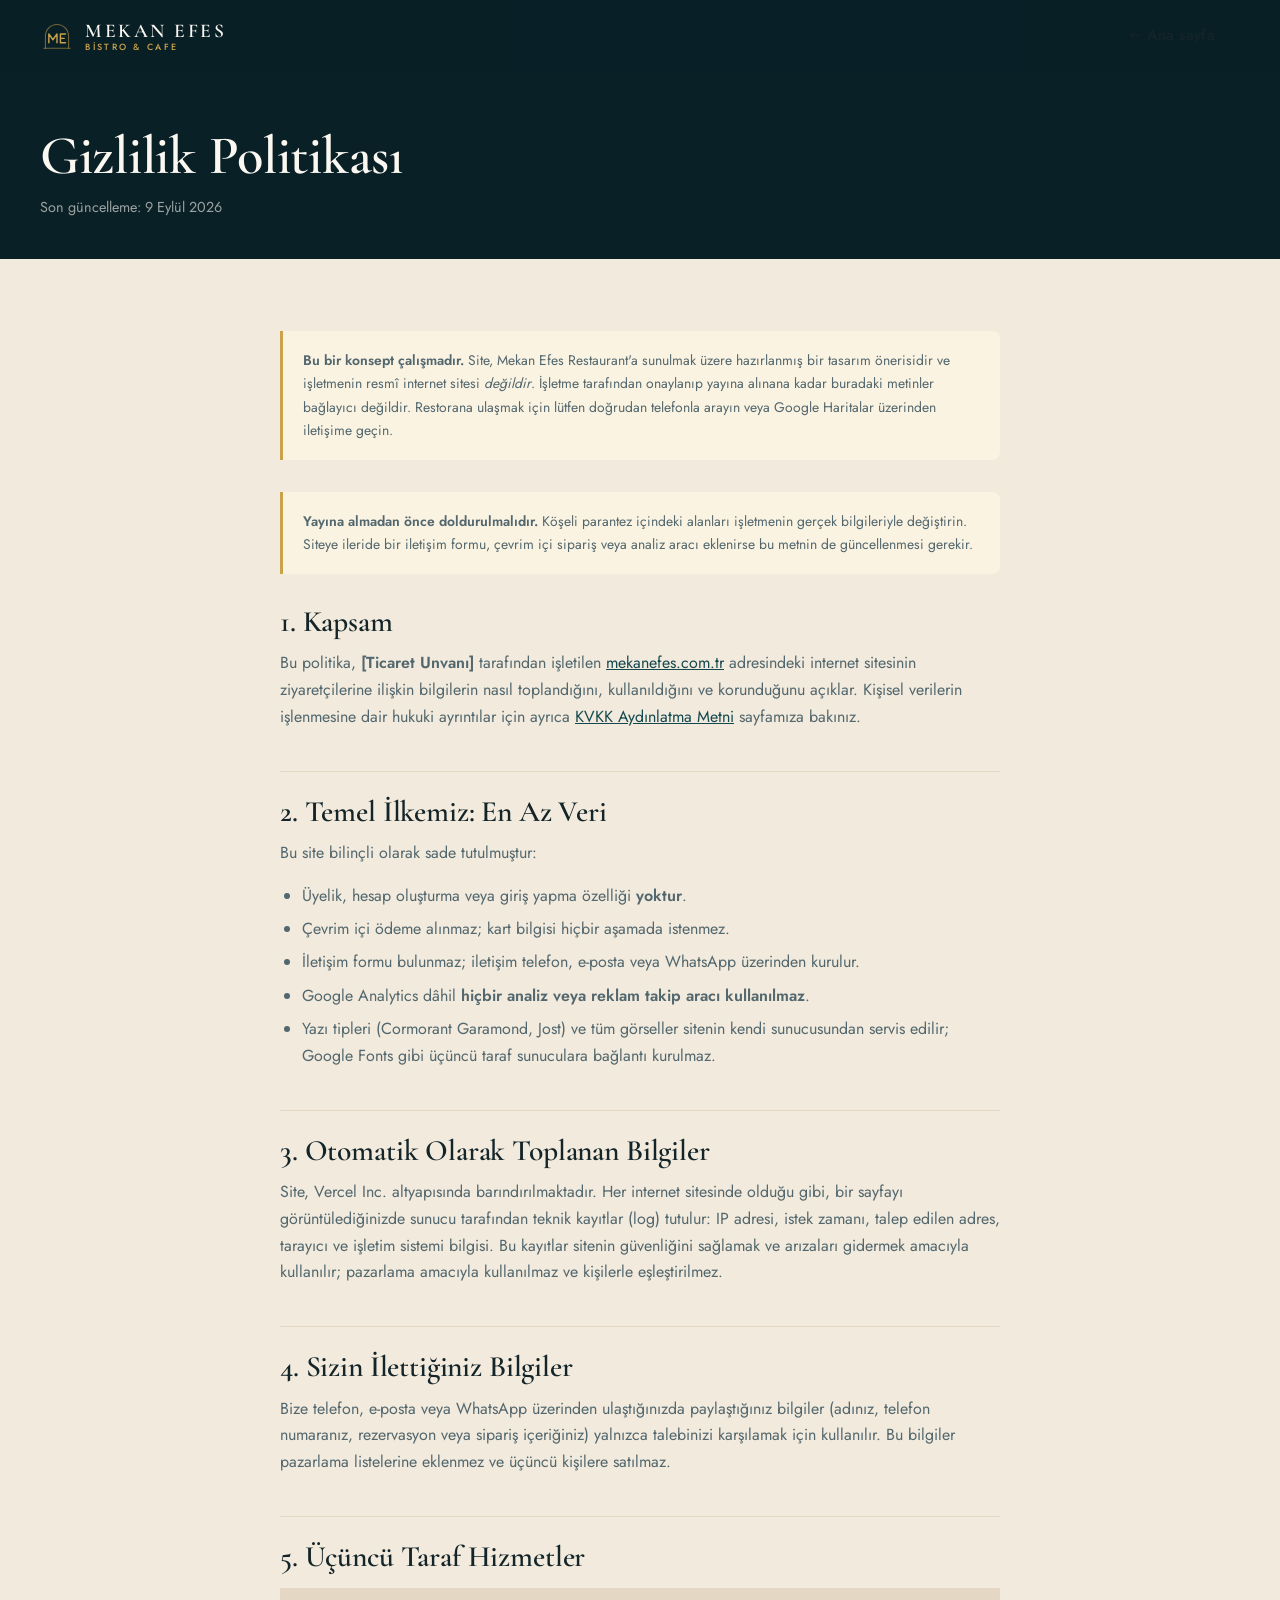
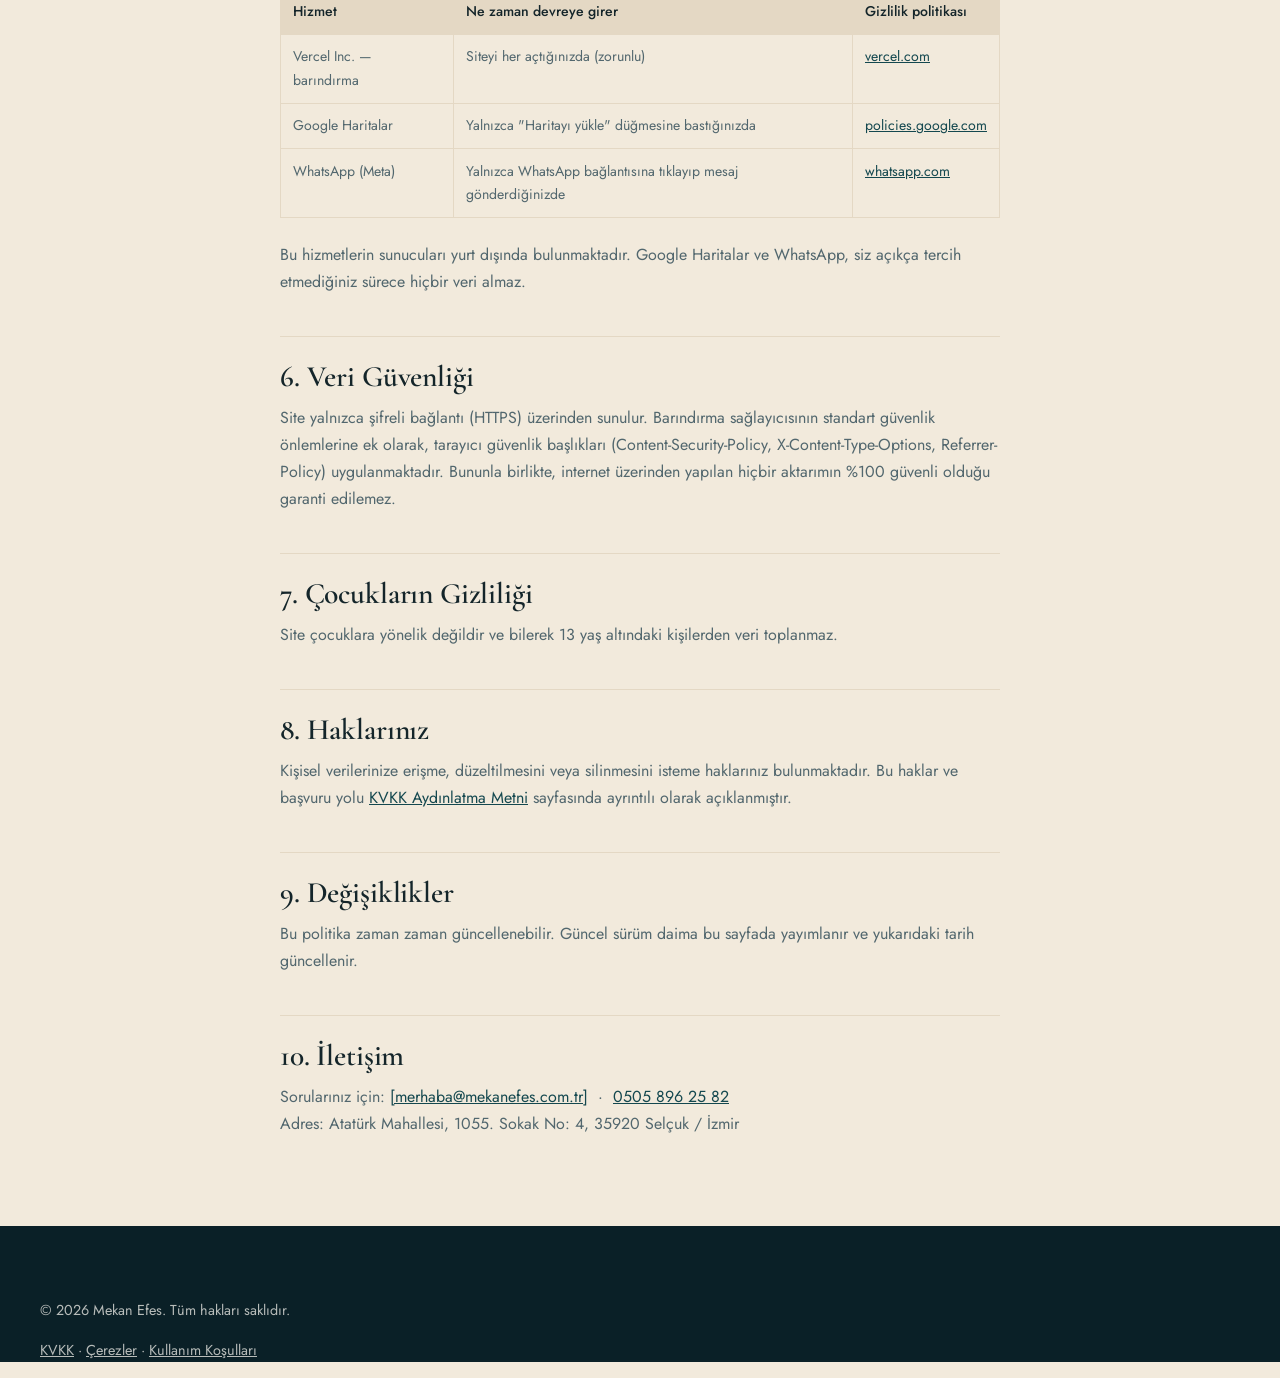
<file: gizlilik-politikasi.html>
<!DOCTYPE html>
<html lang="tr">
<head>
  <meta charset="UTF-8" />
  <meta name="viewport" content="width=device-width, initial-scale=1.0" />
  <title>Gizlilik Politikası — Mekan Efes</title>
  <meta name="description" content="Mekan Efes internet sitesi gizlilik politikası." />
  <link rel="icon" href="assets/logo/amblem-kucuk.svg" type="image/svg+xml" />
  <link rel="stylesheet" href="css/fonts.css" />
  <link rel="stylesheet" href="css/style.css" />
</head>

<body class="legal-page">
  <a class="skip-link" href="#icerik">İçeriğe atla</a>

  <header class="site-header">
    <div class="wrap header__inner">
      <a href="index.html" class="logo" aria-label="Mekan Efes ana sayfa" style="color: var(--pirinc)">
        <svg class="logo__amblem" viewBox="0 0 100 100" aria-hidden="true"
             fill="none" stroke="currentColor" stroke-linecap="round" stroke-linejoin="round">
          <path d="M16 86 V50 A34 34 0 0 1 84 50 V86" stroke-width="3.2" opacity="0.55"/>
          <path d="M11 86 H89" stroke-width="3.2" opacity="0.55"/>
          <path d="M26 70 V44 L38 61 L50 44 V70" stroke-width="4.2"/>
          <path d="M60 44 V70 M60 44 H75 M60 57 H71 M60 70 H75" stroke-width="4.2"/>
        </svg>
        <span class="logo__yazi">
          <span class="logo__ad">MEKAN EFES</span>
          <span class="logo__alt">Bistro &amp; Cafe</span>
        </span>
      </a>
      <a class="btn btn--outline" href="index.html">← Ana sayfa</a>
    </div>
  </header>

  <div class="legal-hero">
    <div class="wrap">
      <h1>Gizlilik Politikası</h1>
      <p>Son güncelleme: <time datetime="2026-09-09">9 Eylül 2026</time></p>
    </div>
  </div>

  <main class="wrap legal-body" id="icerik">

    <div class="legal-note">
      <p><strong>Bu bir konsept çalışmadır.</strong> Site, Mekan Efes Restaurant'a
      sunulmak üzere hazırlanmış bir tasarım önerisidir ve işletmenin resmî
      internet sitesi <em>değildir</em>. İşletme tarafından onaylanıp yayına
      alınana kadar buradaki metinler bağlayıcı değildir. Restorana ulaşmak için
      lütfen doğrudan telefonla arayın veya Google Haritalar üzerinden iletişime
      geçin.</p>
    </div>

    <div class="legal-note">
      <p><strong>Yayına almadan önce doldurulmalıdır.</strong> Köşeli parantez içindeki
      alanları işletmenin gerçek bilgileriyle değiştirin. Siteye ileride bir iletişim
      formu, çevrim içi sipariş veya analiz aracı eklenirse bu metnin de güncellenmesi
      gerekir.</p>
    </div>

    <h2>1. Kapsam</h2>
    <p>
      Bu politika, <strong>[Ticaret Unvanı]</strong> tarafından işletilen
      <a href="index.html">mekanefes.com.tr</a> adresindeki internet sitesinin ziyaretçilerine
      ilişkin bilgilerin nasıl toplandığını, kullanıldığını ve korunduğunu açıklar. Kişisel
      verilerin işlenmesine dair hukuki ayrıntılar için ayrıca
      <a href="kvkk-aydinlatma-metni.html">KVKK Aydınlatma Metni</a> sayfamıza bakınız.
    </p>

    <h2>2. Temel İlkemiz: En Az Veri</h2>
    <p>Bu site bilinçli olarak sade tutulmuştur:</p>
    <ul>
      <li>Üyelik, hesap oluşturma veya giriş yapma özelliği <strong>yoktur</strong>.</li>
      <li>Çevrim içi ödeme alınmaz; kart bilgisi hiçbir aşamada istenmez.</li>
      <li>İletişim formu bulunmaz; iletişim telefon, e-posta veya WhatsApp üzerinden kurulur.</li>
      <li>Google Analytics dâhil <strong>hiçbir analiz veya reklam takip aracı kullanılmaz</strong>.</li>
      <li>Yazı tipleri (Cormorant Garamond, Jost) ve tüm görseller sitenin kendi sunucusundan
          servis edilir; Google Fonts gibi üçüncü taraf sunuculara bağlantı kurulmaz.</li>
    </ul>

    <h2>3. Otomatik Olarak Toplanan Bilgiler</h2>
    <p>
      Site, Vercel Inc. altyapısında barındırılmaktadır. Her internet sitesinde olduğu gibi,
      bir sayfayı görüntülediğinizde sunucu tarafından teknik kayıtlar (log) tutulur:
      IP adresi, istek zamanı, talep edilen adres, tarayıcı ve işletim sistemi bilgisi.
      Bu kayıtlar sitenin güvenliğini sağlamak ve arızaları gidermek amacıyla kullanılır;
      pazarlama amacıyla kullanılmaz ve kişilerle eşleştirilmez.
    </p>

    <h2>4. Sizin İlettiğiniz Bilgiler</h2>
    <p>
      Bize telefon, e-posta veya WhatsApp üzerinden ulaştığınızda paylaştığınız bilgiler
      (adınız, telefon numaranız, rezervasyon veya sipariş içeriğiniz) yalnızca talebinizi
      karşılamak için kullanılır. Bu bilgiler pazarlama listelerine eklenmez ve
      üçüncü kişilere satılmaz.
    </p>

    <h2>5. Üçüncü Taraf Hizmetler</h2>
    <table class="legal-table">
      <thead>
        <tr><th>Hizmet</th><th>Ne zaman devreye girer</th><th>Gizlilik politikası</th></tr>
      </thead>
      <tbody>
        <tr>
          <td>Vercel Inc. — barındırma</td>
          <td>Siteyi her açtığınızda (zorunlu)</td>
          <td><a href="https://vercel.com/legal/privacy-policy" target="_blank" rel="noopener">vercel.com</a></td>
        </tr>
        <tr>
          <td>Google Haritalar</td>
          <td>Yalnızca "Haritayı yükle" düğmesine bastığınızda</td>
          <td><a href="https://policies.google.com/privacy" target="_blank" rel="noopener">policies.google.com</a></td>
        </tr>
        <tr>
          <td>WhatsApp (Meta)</td>
          <td>Yalnızca WhatsApp bağlantısına tıklayıp mesaj gönderdiğinizde</td>
          <td><a href="https://www.whatsapp.com/legal/privacy-policy" target="_blank" rel="noopener">whatsapp.com</a></td>
        </tr>
      </tbody>
    </table>
    <p>
      Bu hizmetlerin sunucuları yurt dışında bulunmaktadır. Google Haritalar ve WhatsApp,
      siz açıkça tercih etmediğiniz sürece hiçbir veri almaz.
    </p>

    <h2>6. Veri Güvenliği</h2>
    <p>
      Site yalnızca şifreli bağlantı (HTTPS) üzerinden sunulur. Barındırma sağlayıcısının
      standart güvenlik önlemlerine ek olarak, tarayıcı güvenlik başlıkları
      (Content-Security-Policy, X-Content-Type-Options, Referrer-Policy) uygulanmaktadır.
      Bununla birlikte, internet üzerinden yapılan hiçbir aktarımın %100 güvenli olduğu
      garanti edilemez.
    </p>

    <h2>7. Çocukların Gizliliği</h2>
    <p>
      Site çocuklara yönelik değildir ve bilerek 13 yaş altındaki kişilerden veri
      toplanmaz.
    </p>

    <h2>8. Haklarınız</h2>
    <p>
      Kişisel verilerinize erişme, düzeltilmesini veya silinmesini isteme haklarınız
      bulunmaktadır. Bu haklar ve başvuru yolu
      <a href="kvkk-aydinlatma-metni.html">KVKK Aydınlatma Metni</a> sayfasında ayrıntılı
      olarak açıklanmıştır.
    </p>

    <h2>9. Değişiklikler</h2>
    <p>
      Bu politika zaman zaman güncellenebilir. Güncel sürüm daima bu sayfada yayımlanır ve
      yukarıdaki tarih güncellenir.
    </p>

    <h2>10. İletişim</h2>
    <p>
      Sorularınız için: <a href="mailto:merhaba@mekanefes.com.tr">[merhaba@mekanefes.com.tr]</a>
      &nbsp;·&nbsp; <a href="tel:+905058962582">0505 896 25 82</a><br />
      Adres: Atatürk Mahallesi, 1055. Sokak No: 4, 35920 Selçuk / İzmir
    </p>

  </main>

  <footer class="site-footer">
    <div class="wrap footer__bottom">
      <p>&copy; <span id="year">2026</span> Mekan Efes. Tüm hakları saklıdır.</p>
      <p class="footer__credit">
        <a href="kvkk-aydinlatma-metni.html">KVKK</a> ·
        <a href="cerez-politikasi.html">Çerezler</a> ·
        <a href="kullanim-kosullari.html">Kullanım Koşulları</a>
      </p>
    </div>
  </footer>

  <script src="js/main.js" defer></script>
</body>
</html>
</file>
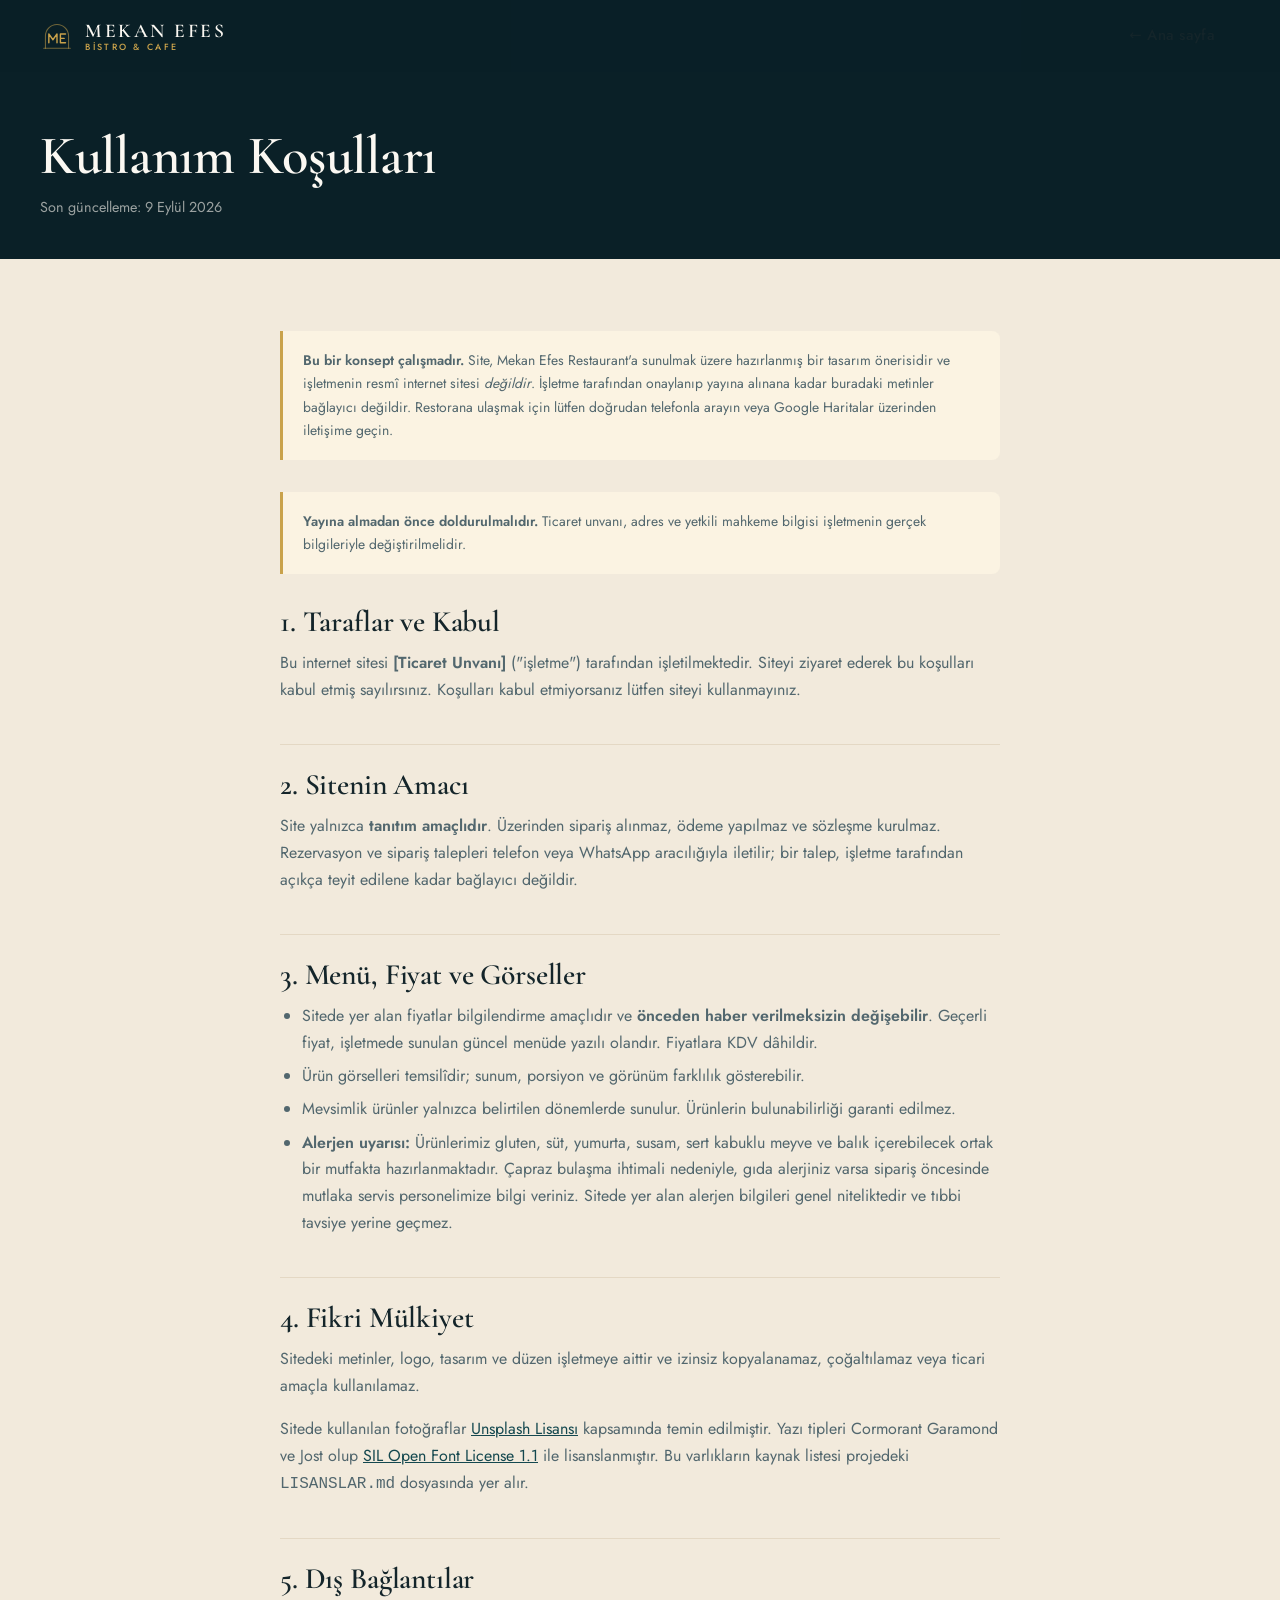
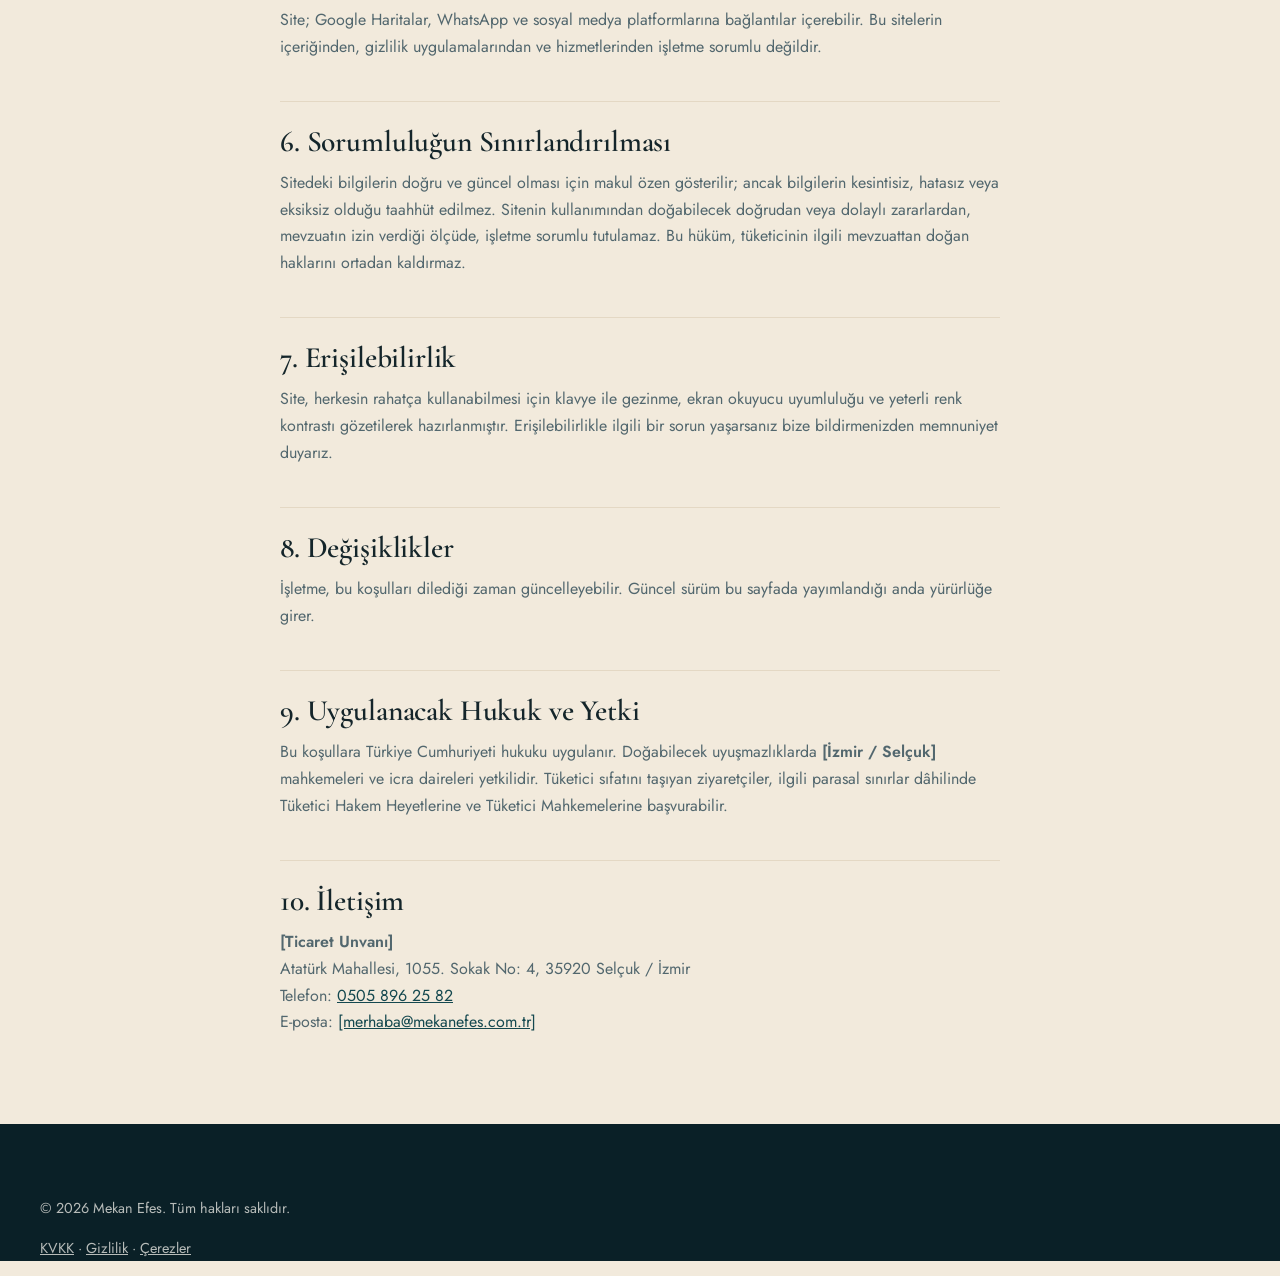
<file: kullanim-kosullari.html>
<!DOCTYPE html>
<html lang="tr">
<head>
  <meta charset="UTF-8" />
  <meta name="viewport" content="width=device-width, initial-scale=1.0" />
  <title>Kullanım Koşulları — Mekan Efes</title>
  <meta name="description" content="Mekan Efes internet sitesi kullanım koşulları ve yasal uyarılar." />
  <link rel="icon" href="assets/logo/amblem-kucuk.svg" type="image/svg+xml" />
  <link rel="stylesheet" href="css/fonts.css" />
  <link rel="stylesheet" href="css/style.css" />
</head>

<body class="legal-page">
  <a class="skip-link" href="#icerik">İçeriğe atla</a>

  <header class="site-header">
    <div class="wrap header__inner">
      <a href="index.html" class="logo" aria-label="Mekan Efes ana sayfa" style="color: var(--pirinc)">
        <svg class="logo__amblem" viewBox="0 0 100 100" aria-hidden="true"
             fill="none" stroke="currentColor" stroke-linecap="round" stroke-linejoin="round">
          <path d="M16 86 V50 A34 34 0 0 1 84 50 V86" stroke-width="3.2" opacity="0.55"/>
          <path d="M11 86 H89" stroke-width="3.2" opacity="0.55"/>
          <path d="M26 70 V44 L38 61 L50 44 V70" stroke-width="4.2"/>
          <path d="M60 44 V70 M60 44 H75 M60 57 H71 M60 70 H75" stroke-width="4.2"/>
        </svg>
        <span class="logo__yazi">
          <span class="logo__ad">MEKAN EFES</span>
          <span class="logo__alt">Bistro &amp; Cafe</span>
        </span>
      </a>
      <a class="btn btn--outline" href="index.html">← Ana sayfa</a>
    </div>
  </header>

  <div class="legal-hero">
    <div class="wrap">
      <h1>Kullanım Koşulları</h1>
      <p>Son güncelleme: <time datetime="2026-09-09">9 Eylül 2026</time></p>
    </div>
  </div>

  <main class="wrap legal-body" id="icerik">

    <div class="legal-note">
      <p><strong>Bu bir konsept çalışmadır.</strong> Site, Mekan Efes Restaurant'a
      sunulmak üzere hazırlanmış bir tasarım önerisidir ve işletmenin resmî
      internet sitesi <em>değildir</em>. İşletme tarafından onaylanıp yayına
      alınana kadar buradaki metinler bağlayıcı değildir. Restorana ulaşmak için
      lütfen doğrudan telefonla arayın veya Google Haritalar üzerinden iletişime
      geçin.</p>
    </div>

    <div class="legal-note">
      <p><strong>Yayına almadan önce doldurulmalıdır.</strong> Ticaret unvanı, adres ve
      yetkili mahkeme bilgisi işletmenin gerçek bilgileriyle değiştirilmelidir.</p>
    </div>

    <h2>1. Taraflar ve Kabul</h2>
    <p>
      Bu internet sitesi <strong>[Ticaret Unvanı]</strong> ("işletme") tarafından
      işletilmektedir. Siteyi ziyaret ederek bu koşulları kabul etmiş sayılırsınız.
      Koşulları kabul etmiyorsanız lütfen siteyi kullanmayınız.
    </p>

    <h2>2. Sitenin Amacı</h2>
    <p>
      Site yalnızca <strong>tanıtım amaçlıdır</strong>. Üzerinden sipariş alınmaz, ödeme
      yapılmaz ve sözleşme kurulmaz. Rezervasyon ve sipariş talepleri telefon veya
      WhatsApp aracılığıyla iletilir; bir talep, işletme tarafından açıkça teyit edilene
      kadar bağlayıcı değildir.
    </p>

    <h2>3. Menü, Fiyat ve Görseller</h2>
    <ul>
      <li>
        Sitede yer alan fiyatlar bilgilendirme amaçlıdır ve <strong>önceden haber
        verilmeksizin değişebilir</strong>. Geçerli fiyat, işletmede sunulan güncel menüde
        yazılı olandır. Fiyatlara KDV dâhildir.
      </li>
      <li>
        Ürün görselleri temsilîdir; sunum, porsiyon ve görünüm farklılık gösterebilir.
      </li>
      <li>
        Mevsimlik ürünler yalnızca belirtilen dönemlerde sunulur. Ürünlerin
        bulunabilirliği garanti edilmez.
      </li>
      <li>
        <strong>Alerjen uyarısı:</strong> Ürünlerimiz gluten, süt, yumurta, susam, sert kabuklu meyve ve balık içerebilecek ortak bir mutfakta hazırlanmaktadır. Çapraz
        bulaşma ihtimali nedeniyle, gıda alerjiniz varsa sipariş öncesinde mutlaka servis
        personelimize bilgi veriniz. Sitede yer alan alerjen bilgileri genel niteliktedir
        ve tıbbi tavsiye yerine geçmez.
      </li>
    </ul>

    <h2>4. Fikri Mülkiyet</h2>
    <p>
      Sitedeki metinler, logo, tasarım ve düzen işletmeye aittir ve izinsiz kopyalanamaz,
      çoğaltılamaz veya ticari amaçla kullanılamaz.
    </p>
    <p>
      Sitede kullanılan fotoğraflar <a href="https://unsplash.com/license" target="_blank" rel="noopener">Unsplash Lisansı</a>
      kapsamında temin edilmiştir. Yazı tipleri Cormorant Garamond ve Jost olup
      <a href="https://openfontlicense.org/" target="_blank" rel="noopener">SIL Open Font License 1.1</a>
      ile lisanslanmıştır. Bu varlıkların kaynak listesi projedeki
      <code>LISANSLAR.md</code> dosyasında yer alır.
    </p>

    <h2>5. Dış Bağlantılar</h2>
    <p>
      Site; Google Haritalar, WhatsApp ve sosyal medya platformlarına bağlantılar
      içerebilir. Bu sitelerin içeriğinden, gizlilik uygulamalarından ve
      hizmetlerinden işletme sorumlu değildir.
    </p>

    <h2>6. Sorumluluğun Sınırlandırılması</h2>
    <p>
      Sitedeki bilgilerin doğru ve güncel olması için makul özen gösterilir; ancak
      bilgilerin kesintisiz, hatasız veya eksiksiz olduğu taahhüt edilmez. Sitenin
      kullanımından doğabilecek doğrudan veya dolaylı zararlardan, mevzuatın izin verdiği
      ölçüde, işletme sorumlu tutulamaz. Bu hüküm, tüketicinin ilgili mevzuattan doğan
      haklarını ortadan kaldırmaz.
    </p>

    <h2>7. Erişilebilirlik</h2>
    <p>
      Site, herkesin rahatça kullanabilmesi için klavye ile gezinme, ekran okuyucu
      uyumluluğu ve yeterli renk kontrastı gözetilerek hazırlanmıştır. Erişilebilirlikle
      ilgili bir sorun yaşarsanız bize bildirmenizden memnuniyet duyarız.
    </p>

    <h2>8. Değişiklikler</h2>
    <p>
      İşletme, bu koşulları dilediği zaman güncelleyebilir. Güncel sürüm bu sayfada
      yayımlandığı anda yürürlüğe girer.
    </p>

    <h2>9. Uygulanacak Hukuk ve Yetki</h2>
    <p>
      Bu koşullara Türkiye Cumhuriyeti hukuku uygulanır. Doğabilecek uyuşmazlıklarda
      <strong>[İzmir / Selçuk]</strong> mahkemeleri ve icra daireleri yetkilidir.
      Tüketici sıfatını taşıyan ziyaretçiler, ilgili parasal sınırlar dâhilinde Tüketici
      Hakem Heyetlerine ve Tüketici Mahkemelerine başvurabilir.
    </p>

    <h2>10. İletişim</h2>
    <p>
      <strong>[Ticaret Unvanı]</strong><br />
      Atatürk Mahallesi, 1055. Sokak No: 4, 35920 Selçuk / İzmir<br />
      Telefon: <a href="tel:+905058962582">0505 896 25 82</a><br />
      E-posta: <a href="mailto:merhaba@mekanefes.com.tr">[merhaba@mekanefes.com.tr]</a>
    </p>

  </main>

  <footer class="site-footer">
    <div class="wrap footer__bottom">
      <p>&copy; <span id="year">2026</span> Mekan Efes. Tüm hakları saklıdır.</p>
      <p class="footer__credit">
        <a href="kvkk-aydinlatma-metni.html">KVKK</a> ·
        <a href="gizlilik-politikasi.html">Gizlilik</a> ·
        <a href="cerez-politikasi.html">Çerezler</a>
      </p>
    </div>
  </footer>

  <script src="js/main.js" defer></script>
</body>
</html>
</file>
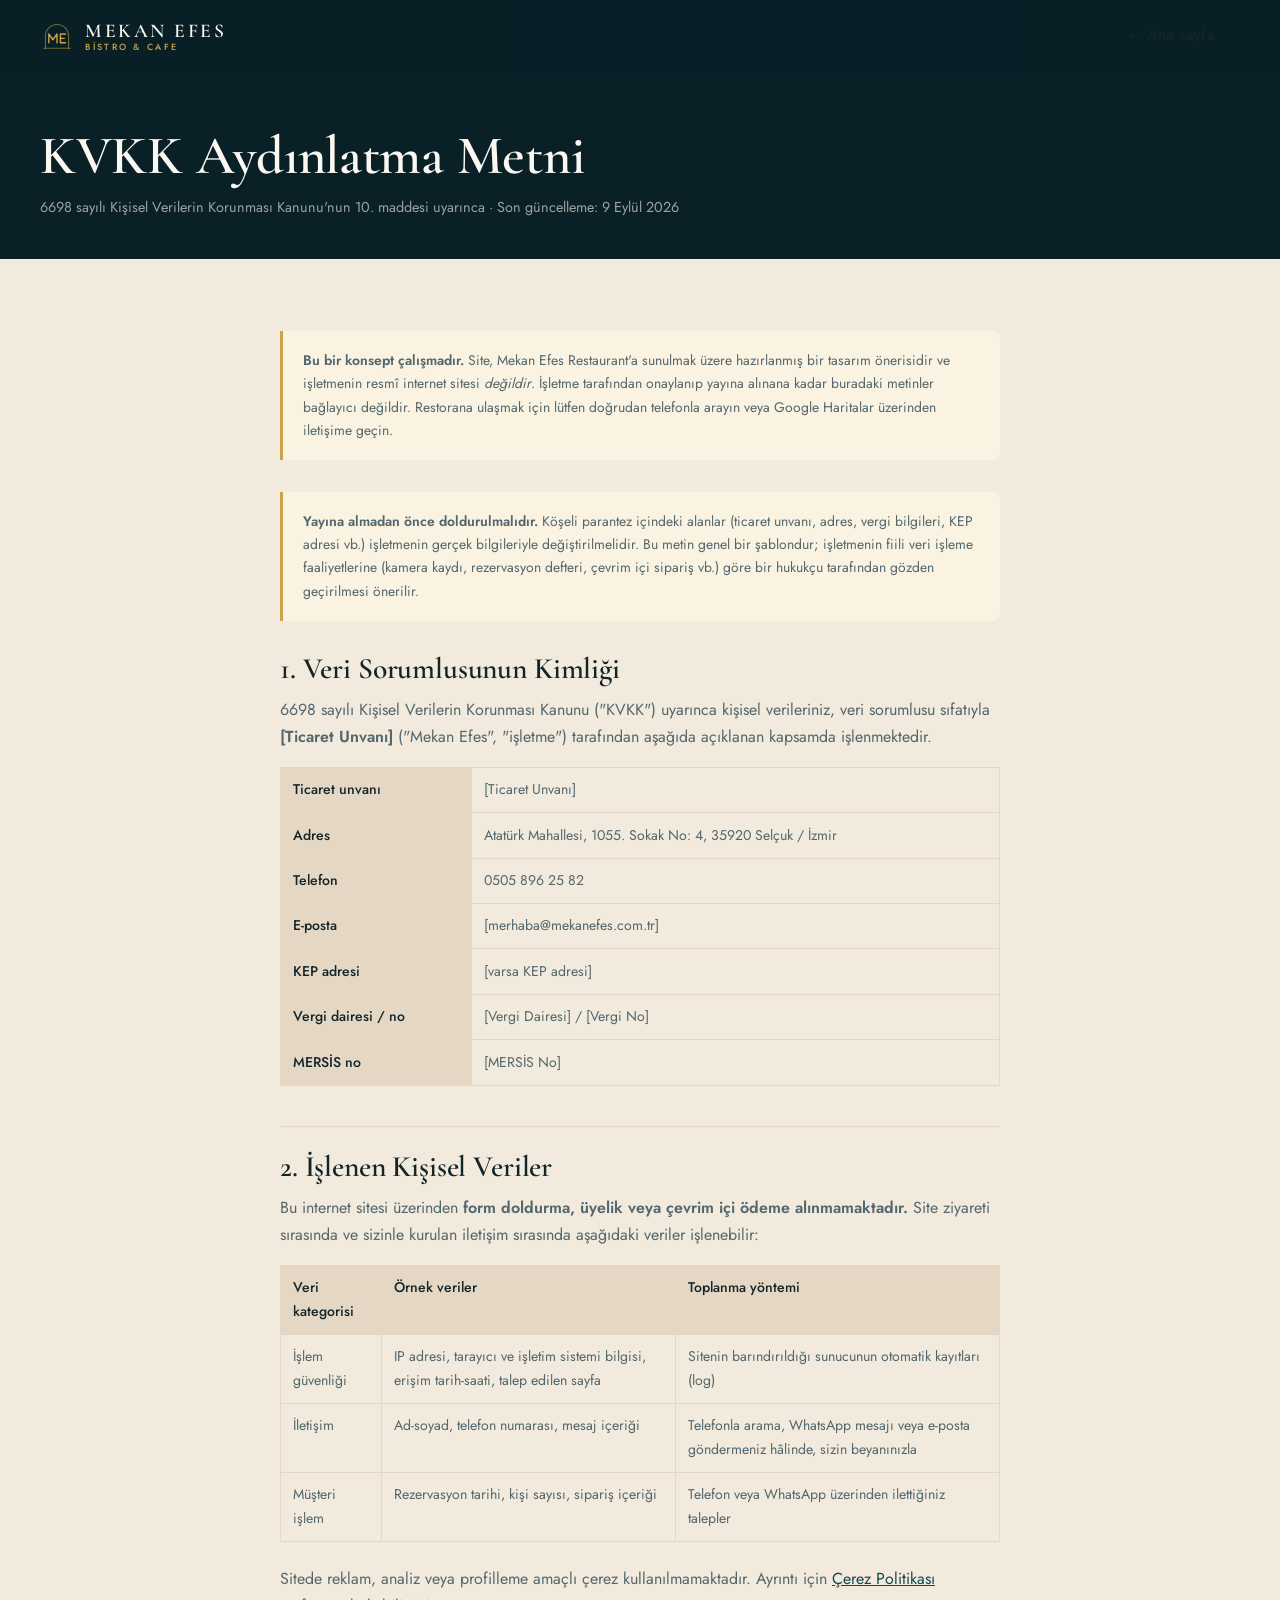
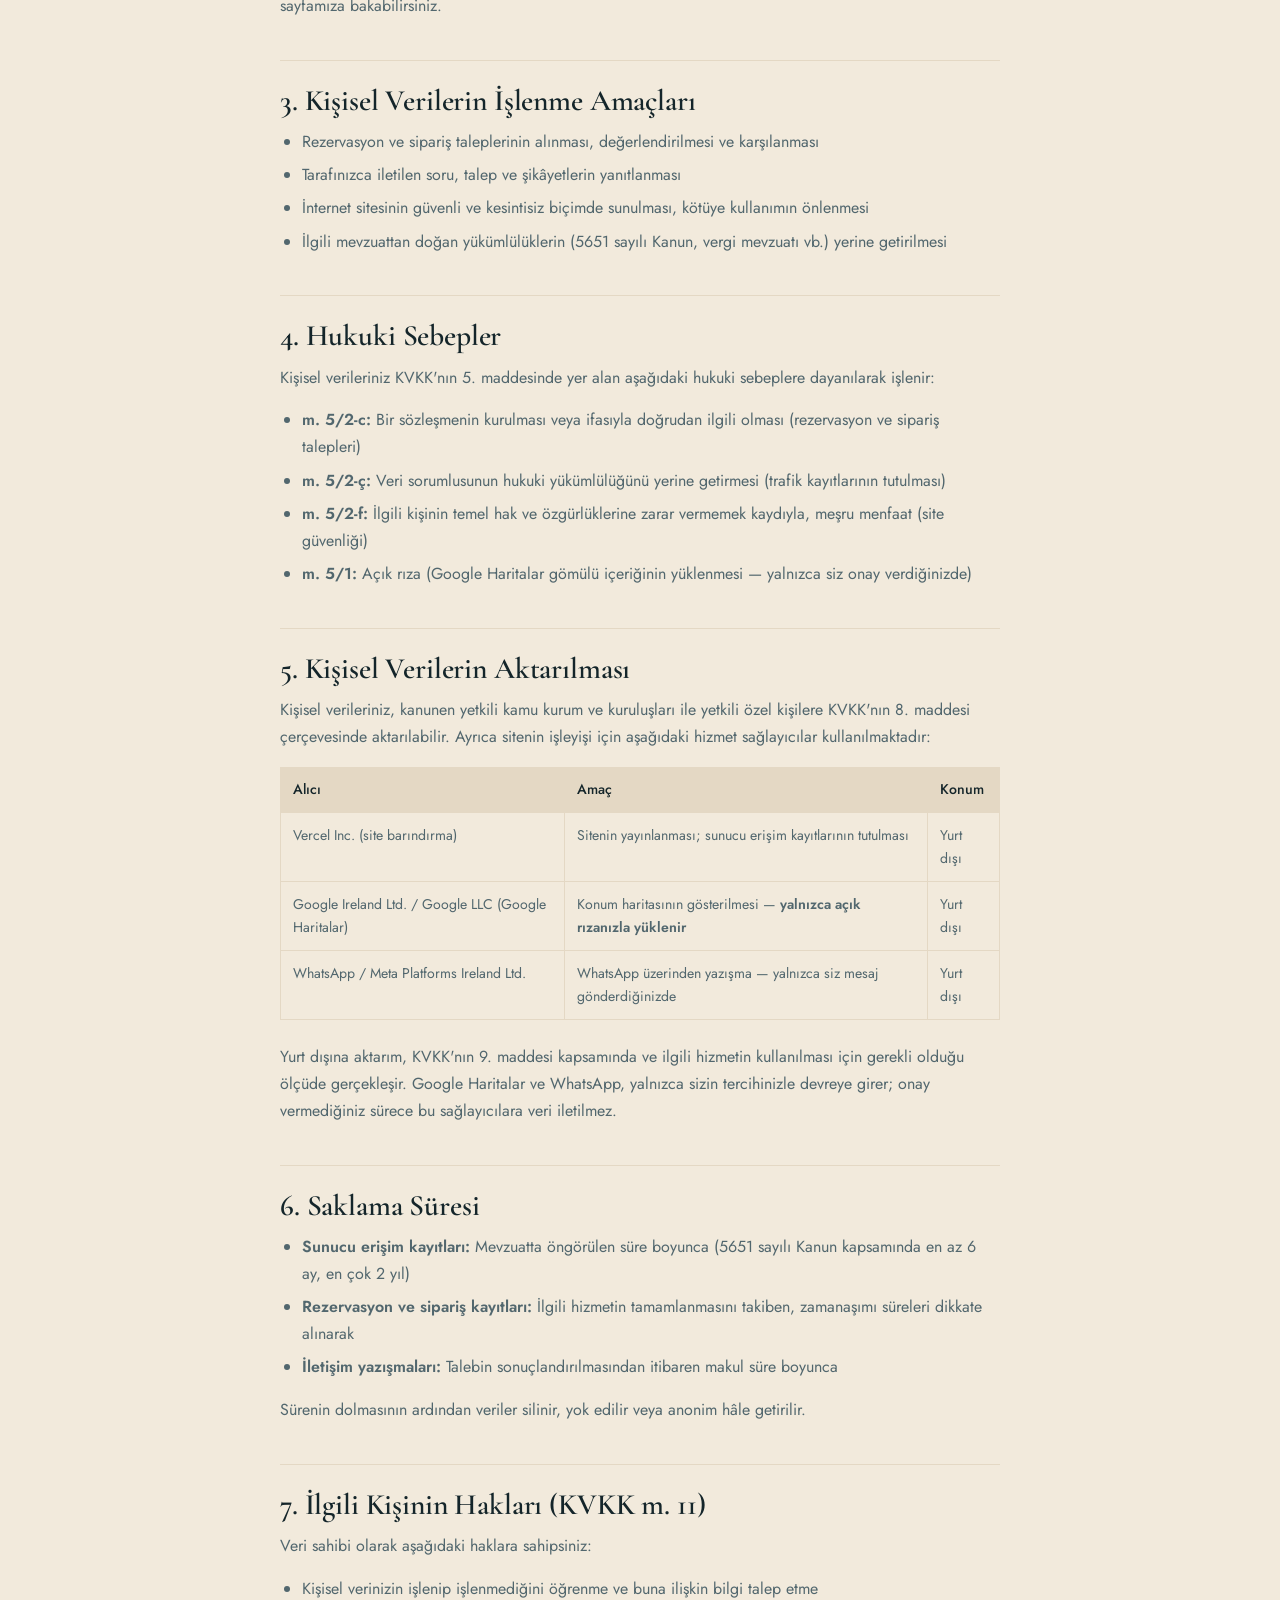
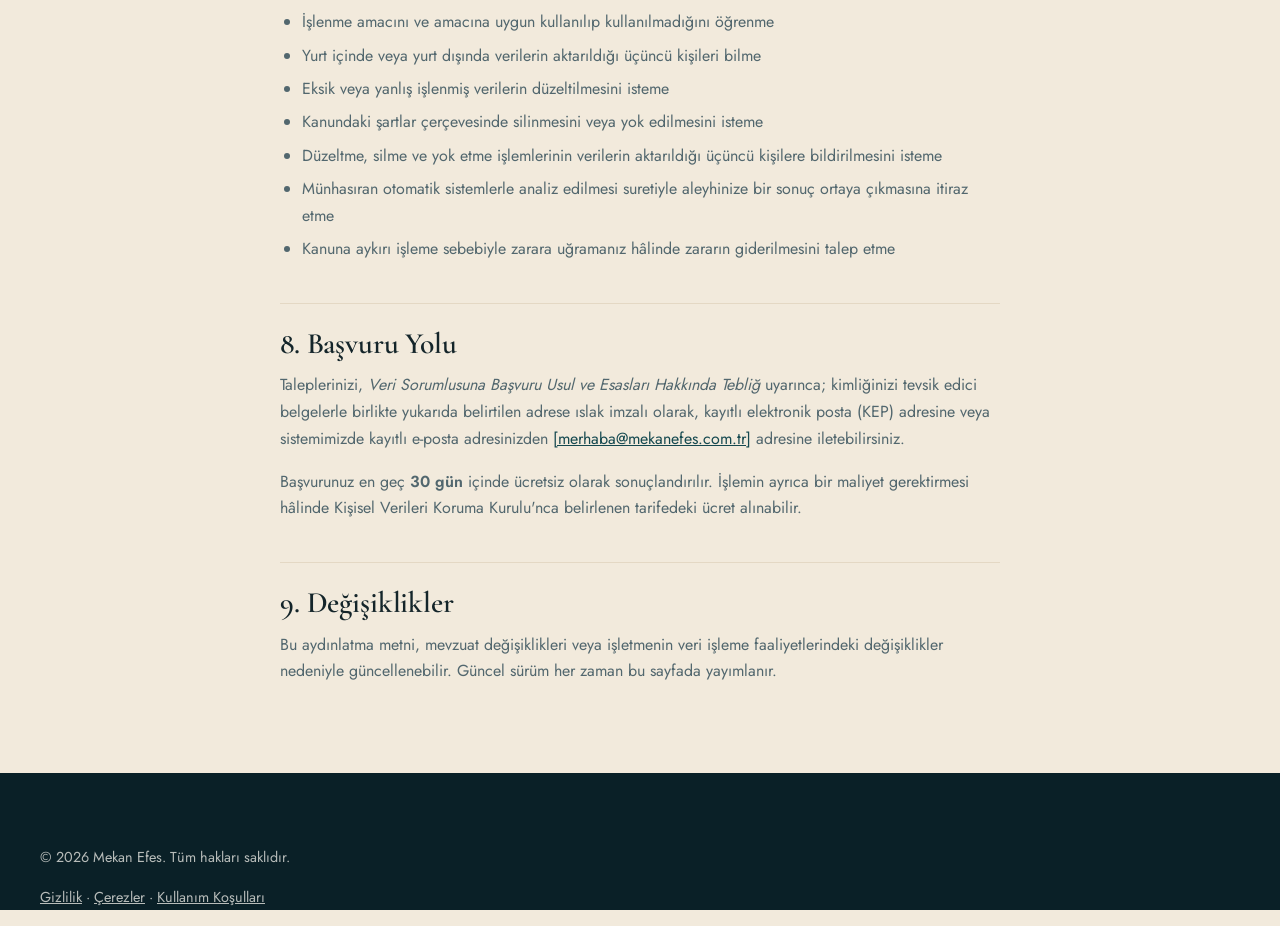
<file: kvkk-aydinlatma-metni.html>
<!DOCTYPE html>
<html lang="tr">
<head>
  <meta charset="UTF-8" />
  <meta name="viewport" content="width=device-width, initial-scale=1.0" />
  <title>KVKK Aydınlatma Metni — Mekan Efes</title>
  <meta name="description" content="Mekan Efes kişisel verilerin korunması kanunu kapsamında aydınlatma metni." />
  <meta name="robots" content="index, follow" />
  <link rel="icon" href="assets/logo/amblem-kucuk.svg" type="image/svg+xml" />
  <link rel="stylesheet" href="css/fonts.css" />
  <link rel="stylesheet" href="css/style.css" />
</head>

<body class="legal-page">
  <a class="skip-link" href="#icerik">İçeriğe atla</a>

  <header class="site-header">
    <div class="wrap header__inner">
      <a href="index.html" class="logo" aria-label="Mekan Efes ana sayfa" style="color: var(--pirinc)">
        <svg class="logo__amblem" viewBox="0 0 100 100" aria-hidden="true"
             fill="none" stroke="currentColor" stroke-linecap="round" stroke-linejoin="round">
          <path d="M16 86 V50 A34 34 0 0 1 84 50 V86" stroke-width="3.2" opacity="0.55"/>
          <path d="M11 86 H89" stroke-width="3.2" opacity="0.55"/>
          <path d="M26 70 V44 L38 61 L50 44 V70" stroke-width="4.2"/>
          <path d="M60 44 V70 M60 44 H75 M60 57 H71 M60 70 H75" stroke-width="4.2"/>
        </svg>
        <span class="logo__yazi">
          <span class="logo__ad">MEKAN EFES</span>
          <span class="logo__alt">Bistro &amp; Cafe</span>
        </span>
      </a>
      <a class="btn btn--outline" href="index.html">← Ana sayfa</a>
    </div>
  </header>

  <div class="legal-hero">
    <div class="wrap">
      <h1>KVKK Aydınlatma Metni</h1>
      <p>6698 sayılı Kişisel Verilerin Korunması Kanunu'nun 10. maddesi uyarınca · Son güncelleme: <time datetime="2026-09-09">9 Eylül 2026</time></p>
    </div>
  </div>

  <main class="wrap legal-body" id="icerik">

    <div class="legal-note">
      <p><strong>Bu bir konsept çalışmadır.</strong> Site, Mekan Efes Restaurant'a
      sunulmak üzere hazırlanmış bir tasarım önerisidir ve işletmenin resmî
      internet sitesi <em>değildir</em>. İşletme tarafından onaylanıp yayına
      alınana kadar buradaki metinler bağlayıcı değildir. Restorana ulaşmak için
      lütfen doğrudan telefonla arayın veya Google Haritalar üzerinden iletişime
      geçin.</p>
    </div>

    <div class="legal-note">
      <p><strong>Yayına almadan önce doldurulmalıdır.</strong> Köşeli parantez içindeki
      alanlar (ticaret unvanı, adres, vergi bilgileri, KEP adresi vb.) işletmenin gerçek
      bilgileriyle değiştirilmelidir. Bu metin genel bir şablondur; işletmenin fiili veri
      işleme faaliyetlerine (kamera kaydı, rezervasyon defteri, çevrim içi sipariş vb.)
      göre bir hukukçu tarafından gözden geçirilmesi önerilir.</p>
    </div>

    <h2>1. Veri Sorumlusunun Kimliği</h2>
    <p>
      6698 sayılı Kişisel Verilerin Korunması Kanunu ("KVKK") uyarınca kişisel
      verileriniz, veri sorumlusu sıfatıyla <strong>[Ticaret Unvanı]</strong>
      ("Mekan Efes", "işletme") tarafından aşağıda açıklanan kapsamda işlenmektedir.
    </p>
    <table class="legal-table">
      <tbody>
        <tr><th scope="row">Ticaret unvanı</th><td>[Ticaret Unvanı]</td></tr>
        <tr><th scope="row">Adres</th><td>Atatürk Mahallesi, 1055. Sokak No: 4, 35920 Selçuk / İzmir</td></tr>
        <tr><th scope="row">Telefon</th><td>0505 896 25 82</td></tr>
        <tr><th scope="row">E-posta</th><td>[merhaba@mekanefes.com.tr]</td></tr>
        <tr><th scope="row">KEP adresi</th><td>[varsa KEP adresi]</td></tr>
        <tr><th scope="row">Vergi dairesi / no</th><td>[Vergi Dairesi] / [Vergi No]</td></tr>
        <tr><th scope="row">MERSİS no</th><td>[MERSİS No]</td></tr>
      </tbody>
    </table>

    <h2>2. İşlenen Kişisel Veriler</h2>
    <p>
      Bu internet sitesi üzerinden <strong>form doldurma, üyelik veya çevrim içi ödeme
      alınmamaktadır.</strong> Site ziyareti sırasında ve sizinle kurulan iletişim
      sırasında aşağıdaki veriler işlenebilir:
    </p>
    <table class="legal-table">
      <thead>
        <tr><th>Veri kategorisi</th><th>Örnek veriler</th><th>Toplanma yöntemi</th></tr>
      </thead>
      <tbody>
        <tr>
          <td>İşlem güvenliği</td>
          <td>IP adresi, tarayıcı ve işletim sistemi bilgisi, erişim tarih-saati, talep edilen sayfa</td>
          <td>Sitenin barındırıldığı sunucunun otomatik kayıtları (log)</td>
        </tr>
        <tr>
          <td>İletişim</td>
          <td>Ad-soyad, telefon numarası, mesaj içeriği</td>
          <td>Telefonla arama, WhatsApp mesajı veya e-posta göndermeniz hâlinde, sizin beyanınızla</td>
        </tr>
        <tr>
          <td>Müşteri işlem</td>
          <td>Rezervasyon tarihi, kişi sayısı, sipariş içeriği</td>
          <td>Telefon veya WhatsApp üzerinden ilettiğiniz talepler</td>
        </tr>
      </tbody>
    </table>
    <p>
      Sitede reklam, analiz veya profilleme amaçlı çerez kullanılmamaktadır. Ayrıntı için
      <a href="cerez-politikasi.html">Çerez Politikası</a> sayfamıza bakabilirsiniz.
    </p>

    <h2>3. Kişisel Verilerin İşlenme Amaçları</h2>
    <ul>
      <li>Rezervasyon ve sipariş taleplerinin alınması, değerlendirilmesi ve karşılanması</li>
      <li>Tarafınızca iletilen soru, talep ve şikâyetlerin yanıtlanması</li>
      <li>İnternet sitesinin güvenli ve kesintisiz biçimde sunulması, kötüye kullanımın önlenmesi</li>
      <li>İlgili mevzuattan doğan yükümlülüklerin (5651 sayılı Kanun, vergi mevzuatı vb.) yerine getirilmesi</li>
    </ul>

    <h2>4. Hukuki Sebepler</h2>
    <p>Kişisel verileriniz KVKK'nın 5. maddesinde yer alan aşağıdaki hukuki sebeplere dayanılarak işlenir:</p>
    <ul>
      <li><strong>m. 5/2-c:</strong> Bir sözleşmenin kurulması veya ifasıyla doğrudan ilgili olması (rezervasyon ve sipariş talepleri)</li>
      <li><strong>m. 5/2-ç:</strong> Veri sorumlusunun hukuki yükümlülüğünü yerine getirmesi (trafik kayıtlarının tutulması)</li>
      <li><strong>m. 5/2-f:</strong> İlgili kişinin temel hak ve özgürlüklerine zarar vermemek kaydıyla, meşru menfaat (site güvenliği)</li>
      <li><strong>m. 5/1:</strong> Açık rıza (Google Haritalar gömülü içeriğinin yüklenmesi — yalnızca siz onay verdiğinizde)</li>
    </ul>

    <h2>5. Kişisel Verilerin Aktarılması</h2>
    <p>
      Kişisel verileriniz, kanunen yetkili kamu kurum ve kuruluşları ile yetkili özel
      kişilere KVKK'nın 8. maddesi çerçevesinde aktarılabilir. Ayrıca sitenin işleyişi için
      aşağıdaki hizmet sağlayıcılar kullanılmaktadır:
    </p>
    <table class="legal-table">
      <thead>
        <tr><th>Alıcı</th><th>Amaç</th><th>Konum</th></tr>
      </thead>
      <tbody>
        <tr>
          <td>Vercel Inc. (site barındırma)</td>
          <td>Sitenin yayınlanması; sunucu erişim kayıtlarının tutulması</td>
          <td>Yurt dışı</td>
        </tr>
        <tr>
          <td>Google Ireland Ltd. / Google LLC (Google Haritalar)</td>
          <td>Konum haritasının gösterilmesi — <strong>yalnızca açık rızanızla yüklenir</strong></td>
          <td>Yurt dışı</td>
        </tr>
        <tr>
          <td>WhatsApp / Meta Platforms Ireland Ltd.</td>
          <td>WhatsApp üzerinden yazışma — yalnızca siz mesaj gönderdiğinizde</td>
          <td>Yurt dışı</td>
        </tr>
      </tbody>
    </table>
    <p>
      Yurt dışına aktarım, KVKK'nın 9. maddesi kapsamında ve ilgili hizmetin kullanılması
      için gerekli olduğu ölçüde gerçekleşir. Google Haritalar ve WhatsApp, yalnızca sizin
      tercihinizle devreye girer; onay vermediğiniz sürece bu sağlayıcılara veri
      iletilmez.
    </p>

    <h2>6. Saklama Süresi</h2>
    <ul>
      <li><strong>Sunucu erişim kayıtları:</strong> Mevzuatta öngörülen süre boyunca (5651 sayılı Kanun kapsamında en az 6 ay, en çok 2 yıl)</li>
      <li><strong>Rezervasyon ve sipariş kayıtları:</strong> İlgili hizmetin tamamlanmasını takiben, zamanaşımı süreleri dikkate alınarak</li>
      <li><strong>İletişim yazışmaları:</strong> Talebin sonuçlandırılmasından itibaren makul süre boyunca</li>
    </ul>
    <p>Sürenin dolmasının ardından veriler silinir, yok edilir veya anonim hâle getirilir.</p>

    <h2>7. İlgili Kişinin Hakları (KVKK m. 11)</h2>
    <p>Veri sahibi olarak aşağıdaki haklara sahipsiniz:</p>
    <ul>
      <li>Kişisel verinizin işlenip işlenmediğini öğrenme ve buna ilişkin bilgi talep etme</li>
      <li>İşlenme amacını ve amacına uygun kullanılıp kullanılmadığını öğrenme</li>
      <li>Yurt içinde veya yurt dışında verilerin aktarıldığı üçüncü kişileri bilme</li>
      <li>Eksik veya yanlış işlenmiş verilerin düzeltilmesini isteme</li>
      <li>Kanundaki şartlar çerçevesinde silinmesini veya yok edilmesini isteme</li>
      <li>Düzeltme, silme ve yok etme işlemlerinin verilerin aktarıldığı üçüncü kişilere bildirilmesini isteme</li>
      <li>Münhasıran otomatik sistemlerle analiz edilmesi suretiyle aleyhinize bir sonuç ortaya çıkmasına itiraz etme</li>
      <li>Kanuna aykırı işleme sebebiyle zarara uğramanız hâlinde zararın giderilmesini talep etme</li>
    </ul>

    <h2>8. Başvuru Yolu</h2>
    <p>
      Taleplerinizi, <em>Veri Sorumlusuna Başvuru Usul ve Esasları Hakkında Tebliğ</em>
      uyarınca; kimliğinizi tevsik edici belgelerle birlikte yukarıda belirtilen adrese
      ıslak imzalı olarak, kayıtlı elektronik posta (KEP) adresine veya sistemimizde kayıtlı
      e-posta adresinizden <a href="mailto:merhaba@mekanefes.com.tr">[merhaba@mekanefes.com.tr]</a>
      adresine iletebilirsiniz.
    </p>
    <p>
      Başvurunuz en geç <strong>30 gün</strong> içinde ücretsiz olarak sonuçlandırılır.
      İşlemin ayrıca bir maliyet gerektirmesi hâlinde Kişisel Verileri Koruma Kurulu'nca
      belirlenen tarifedeki ücret alınabilir.
    </p>

    <h2>9. Değişiklikler</h2>
    <p>
      Bu aydınlatma metni, mevzuat değişiklikleri veya işletmenin veri işleme
      faaliyetlerindeki değişiklikler nedeniyle güncellenebilir. Güncel sürüm her zaman bu
      sayfada yayımlanır.
    </p>

  </main>

  <footer class="site-footer">
    <div class="wrap footer__bottom">
      <p>&copy; <span id="year">2026</span> Mekan Efes. Tüm hakları saklıdır.</p>
      <p class="footer__credit">
        <a href="gizlilik-politikasi.html">Gizlilik</a> ·
        <a href="cerez-politikasi.html">Çerezler</a> ·
        <a href="kullanim-kosullari.html">Kullanım Koşulları</a>
      </p>
    </div>
  </footer>

  <script src="js/main.js" defer></script>
</body>
</html>
</file>
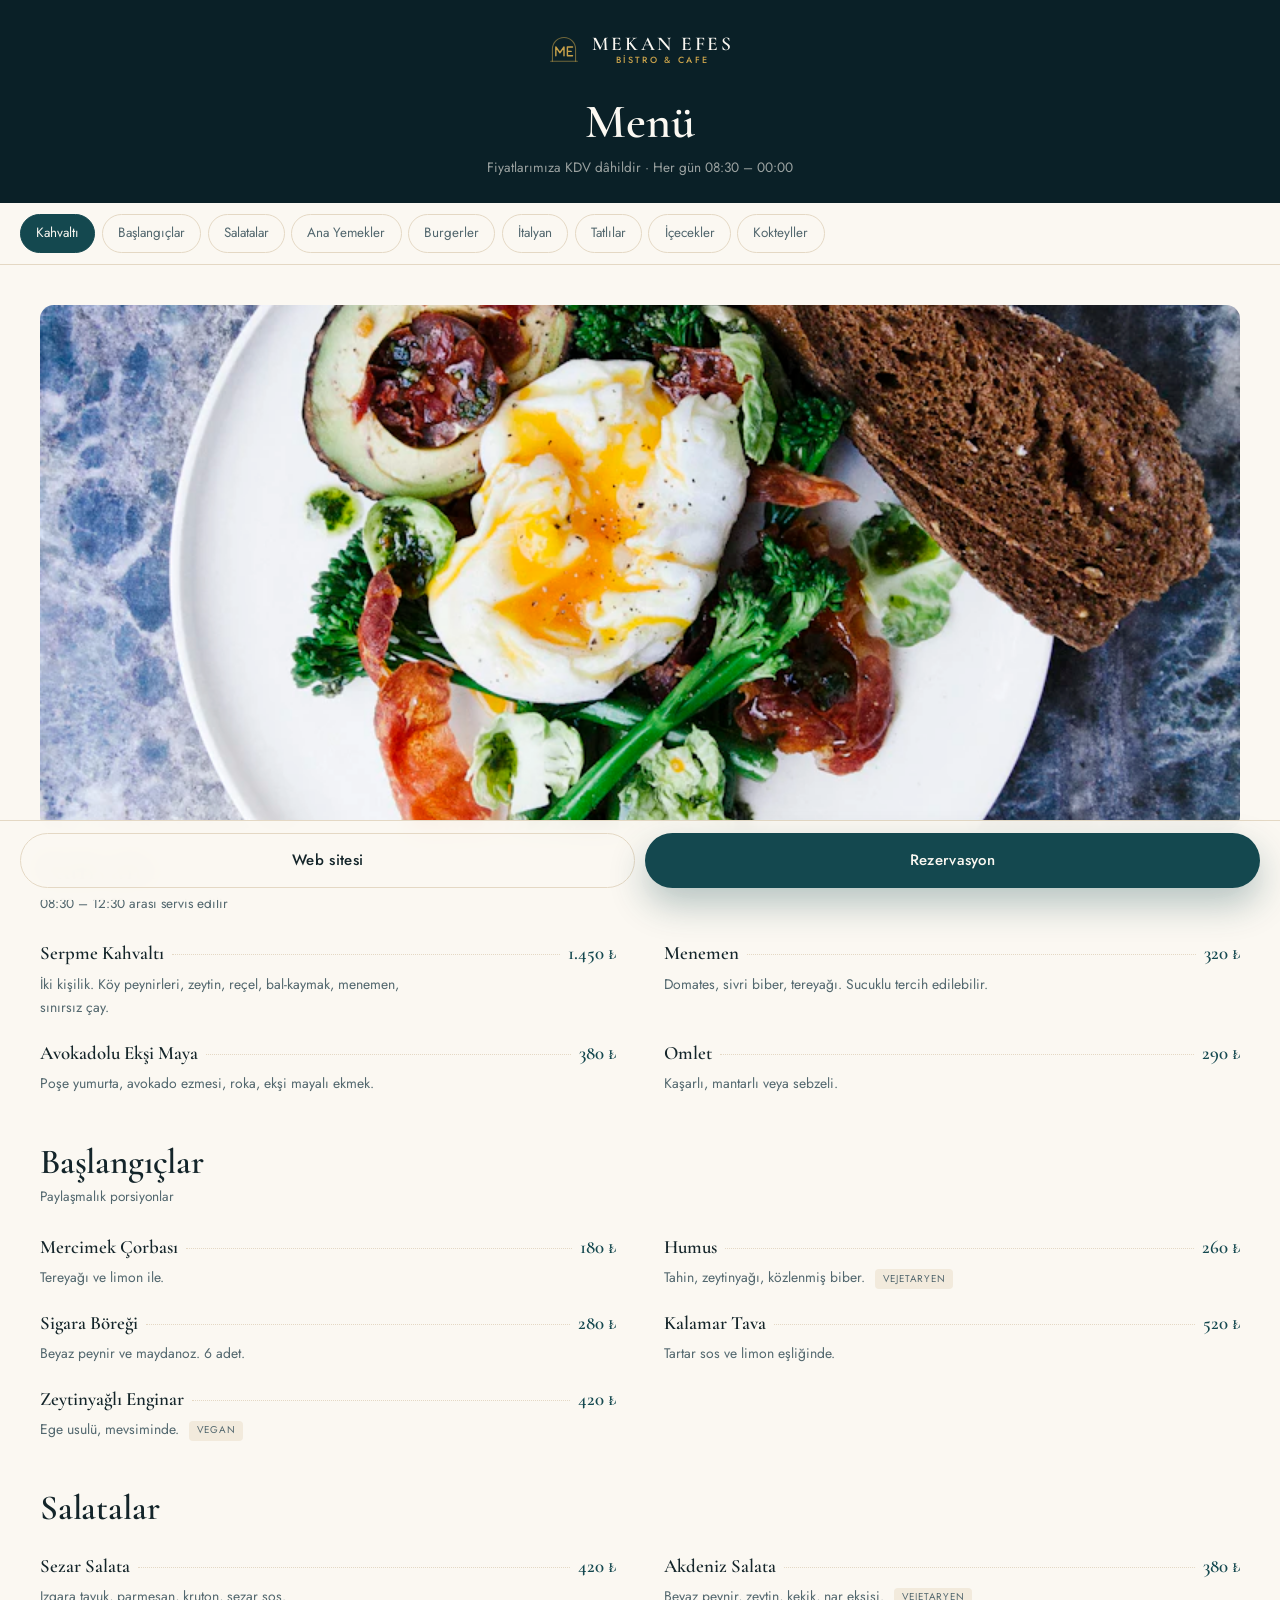
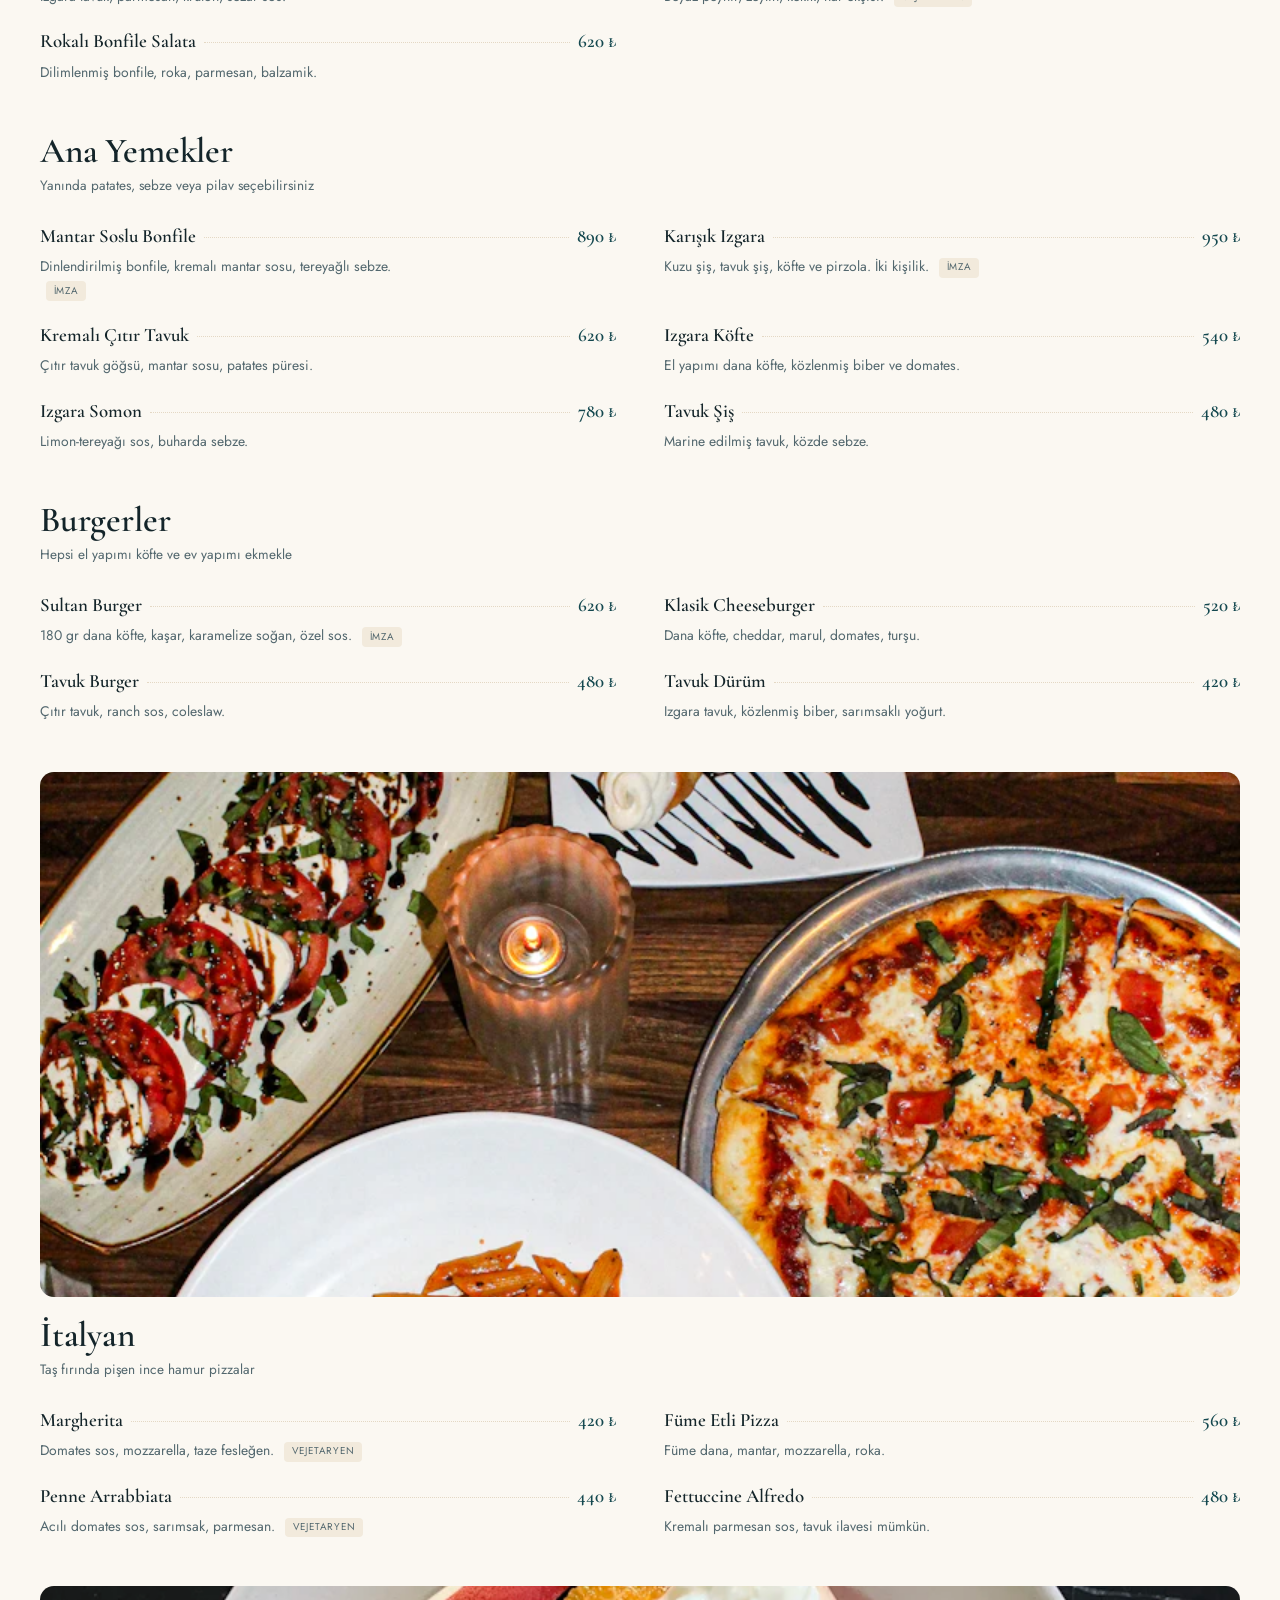
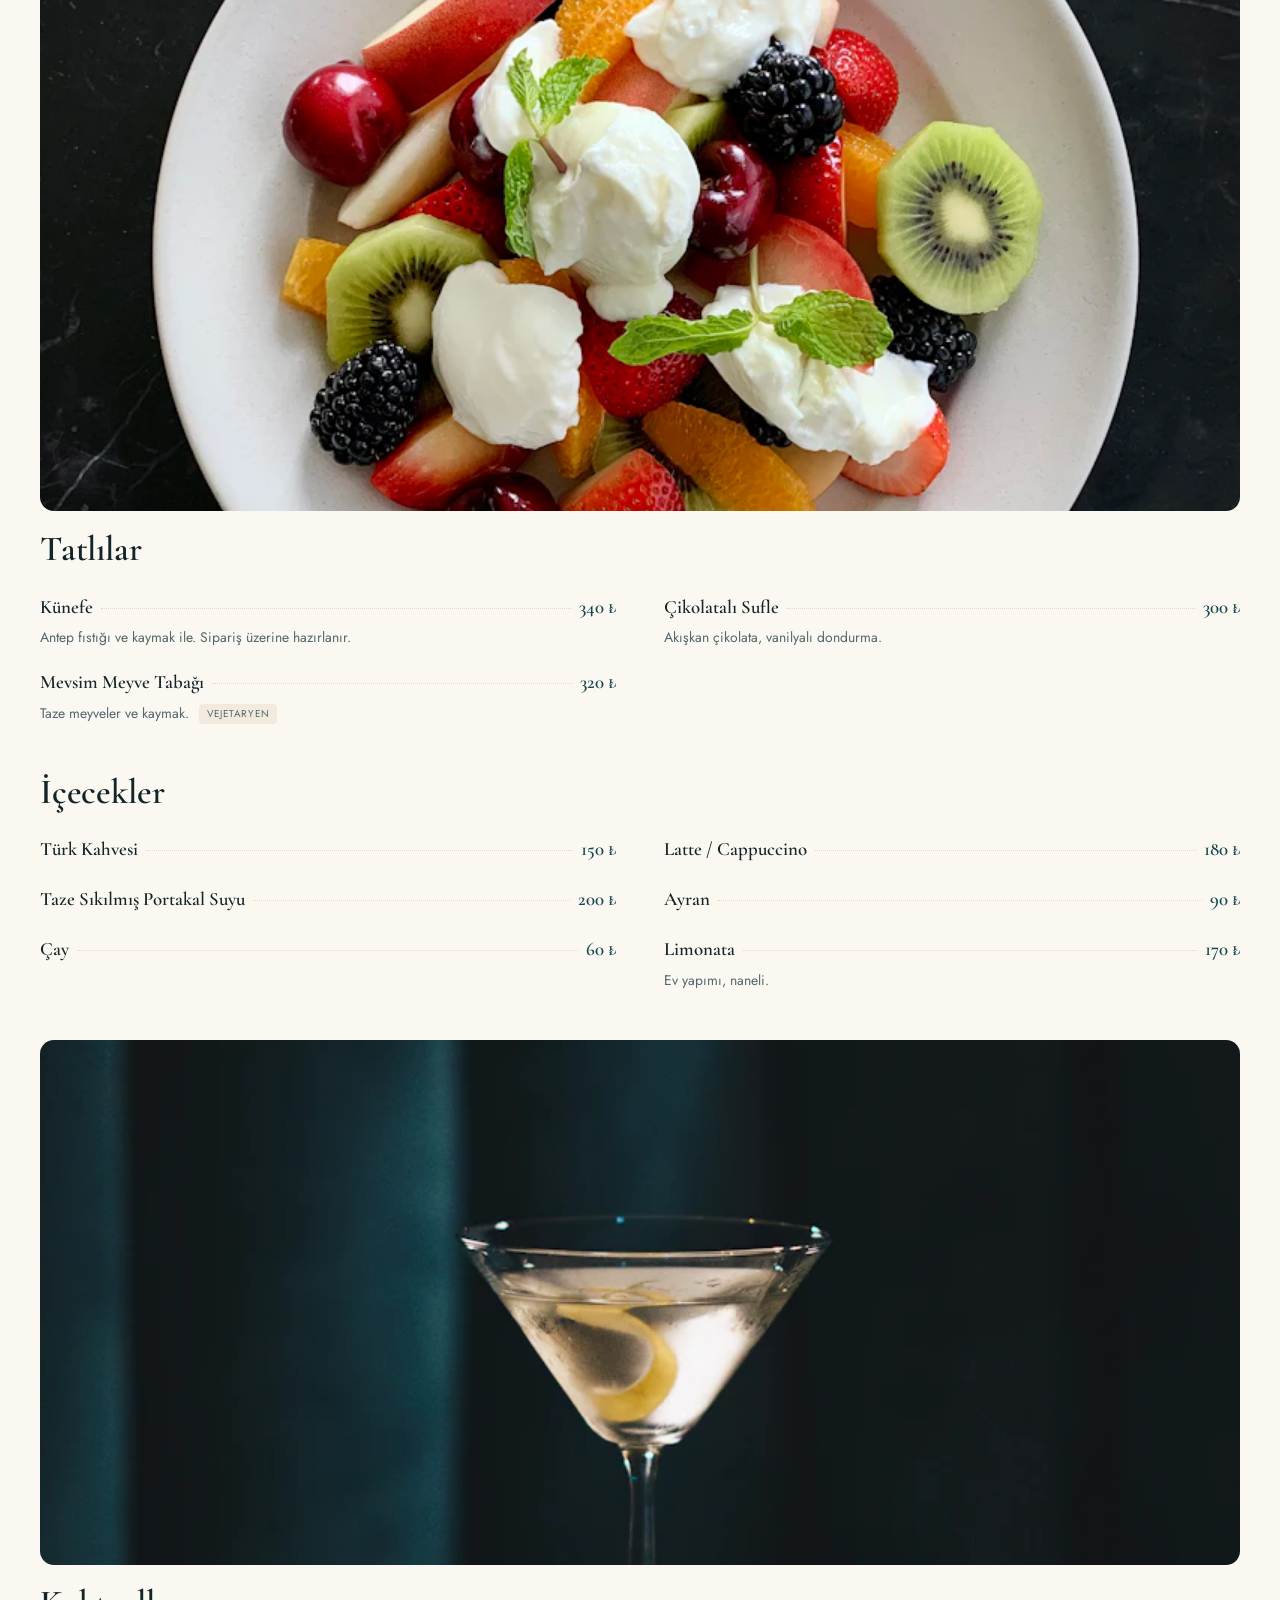
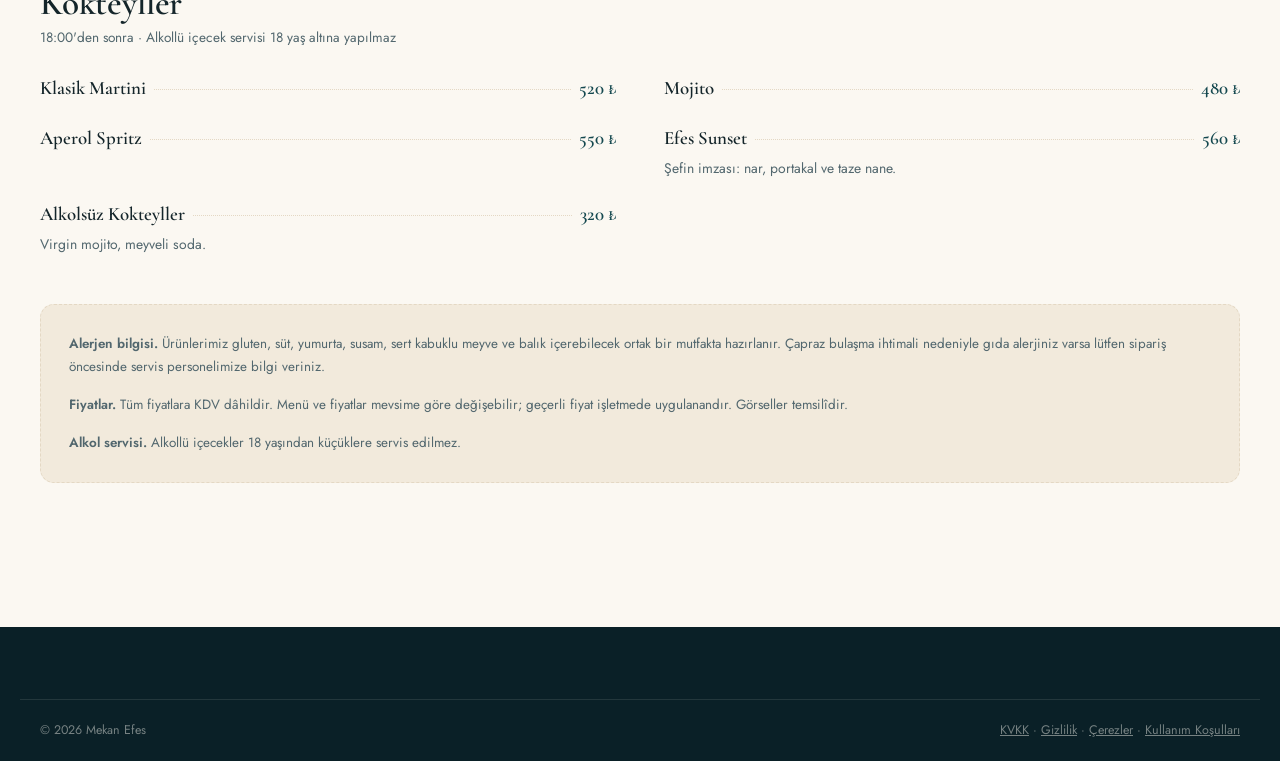
<file: menu.html>
<!DOCTYPE html>
<html lang="tr">
<head>
  <meta charset="UTF-8" />
  <meta name="viewport" content="width=device-width, initial-scale=1.0" />

  <title>Menü — Mekan Efes | Selçuk</title>
  <meta name="description" content="Mekan Efes menüsü: kahvaltı, başlangıçlar, salatalar, ana yemekler, burgerler, İtalyan mutfağı, tatlılar ve içecekler." />
  <!-- Konsept çalışma — yayına alırken "index, follow" yapın -->
  <meta name="robots" content="noindex, nofollow" />
  <meta name="theme-color" content="#0A2027" />
  <link rel="canonical" href="https://mekanefes.vercel.app/menu.html" />

  <meta property="og:type" content="website" />
  <meta property="og:locale" content="tr_TR" />
  <meta property="og:site_name" content="Mekan Efes" />
  <meta property="og:title" content="Menü — Mekan Efes" />
  <meta property="og:description" content="Kahvaltıdan kokteyle, Mekan Efes'in güncel menüsü." />
  <meta property="og:url" content="https://mekanefes.vercel.app/menu.html" />
  <meta property="og:image" content="https://mekanefes.vercel.app/assets/img/og-kapak.jpg" />

  <link rel="icon" href="assets/logo/amblem-kucuk.svg" type="image/svg+xml" />
  <link rel="apple-touch-icon" href="assets/img/apple-touch-icon.png" />
  <link rel="manifest" href="site.webmanifest" />

  <link rel="preload" as="font" type="font/woff2" href="assets/fonts/jost-var-latin.woff2" crossorigin />
  <link rel="preload" as="font" type="font/woff2" href="assets/fonts/cormorant-var-latin.woff2" crossorigin />
  <link rel="stylesheet" href="css/fonts.css" />
  <link rel="stylesheet" href="css/style.css" />
</head>

<body class="menu-sayfa">
  <a class="skip-link" href="#menu-govde">Menüye atla</a>

  <!-- ============================================================
       MENÜ BAŞLIĞI
       QR ile gelen ziyaretçi doğrudan buraya düşer; bu yüzden sayfa
       kendi kendini açıklamalı ve hızlı yüklenmeli.
       ============================================================ -->
  <header class="menu-ust">
    <div class="wrap">
      <a href="index.html" class="logo" aria-label="Mekan Efes ana sayfa" style="color: var(--pirinc)">
        <svg class="logo__amblem" viewBox="0 0 100 100" aria-hidden="true"
             fill="none" stroke="currentColor" stroke-linecap="round" stroke-linejoin="round">
          <path d="M16 86 V50 A34 34 0 0 1 84 50 V86" stroke-width="3.2" opacity="0.55"/>
          <path d="M11 86 H89" stroke-width="3.2" opacity="0.55"/>
          <path d="M26 70 V44 L38 61 L50 44 V70" stroke-width="4.2"/>
          <path d="M60 44 V70 M60 44 H75 M60 57 H71 M60 70 H75" stroke-width="4.2"/>
        </svg>
        <span class="logo__yazi">
          <span class="logo__ad">MEKAN EFES</span>
          <span class="logo__alt">Bistro &amp; Cafe</span>
        </span>
      </a>
      <h1>Menü</h1>
      <p>Fiyatlarımıza KDV dâhildir · Her gün 08:30 – 00:00</p>
    </div>
  </header>

  <!-- Yapışkan kategori çubuğu — JS aktif kategoriyi işaretler -->
  <nav class="menu-nav" aria-label="Menü kategorileri">
    <div class="menu-nav__liste" id="menu-nav">
      <a href="#kahvalti">Kahvaltı</a>
      <a href="#baslangic">Başlangıçlar</a>
      <a href="#salata">Salatalar</a>
      <a href="#ana">Ana Yemekler</a>
      <a href="#burger">Burgerler</a>
      <a href="#italyan">İtalyan</a>
      <a href="#tatli">Tatlılar</a>
      <a href="#icecek">İçecekler</a>
      <a href="#kokteyl">Kokteyller</a>
    </div>
  </nav>

  <main class="wrap menu-govde" id="menu-govde">

    <!-- ==================== KAHVALTI ==================== -->
    <section class="menu-kat" id="kahvalti">
      <header class="menu-kat__ust">
        <img class="menu-kat__gorsel" src="assets/img/kat-kahvalti.webp"
             alt="Avokado, poşe yumurta ve ekşi mayalı ekmekten oluşan kahvaltı tabağı"
             width="800" height="500" loading="lazy" decoding="async" />
        <h2 class="menu-kat__ad">Kahvaltı</h2>
        <p class="menu-kat__not">08:30 – 12:30 arası servis edilir</p>
      </header>
      <ul class="menu-liste">
        <li>
          <div class="urun__satir">
            <span class="urun__ad">Serpme Kahvaltı</span>
            <span class="urun__nokta" aria-hidden="true"></span>
            <span class="urun__fiyat">1.450 ₺</span>
          </div>
          <p class="urun__desc">İki kişilik. Köy peynirleri, zeytin, reçel, bal-kaymak, menemen, sınırsız çay.</p>
        </li>
        <li>
          <div class="urun__satir">
            <span class="urun__ad">Menemen</span>
            <span class="urun__nokta" aria-hidden="true"></span>
            <span class="urun__fiyat">320 ₺</span>
          </div>
          <p class="urun__desc">Domates, sivri biber, tereyağı. Sucuklu tercih edilebilir.</p>
        </li>
        <li>
          <div class="urun__satir">
            <span class="urun__ad">Avokadolu Ekşi Maya</span>
            <span class="urun__nokta" aria-hidden="true"></span>
            <span class="urun__fiyat">380 ₺</span>
          </div>
          <p class="urun__desc">Poşe yumurta, avokado ezmesi, roka, ekşi mayalı ekmek.</p>
        </li>
        <li>
          <div class="urun__satir">
            <span class="urun__ad">Omlet</span>
            <span class="urun__nokta" aria-hidden="true"></span>
            <span class="urun__fiyat">290 ₺</span>
          </div>
          <p class="urun__desc">Kaşarlı, mantarlı veya sebzeli.</p>
        </li>
      </ul>
    </section>

    <!-- ==================== BAŞLANGIÇLAR ==================== -->
    <section class="menu-kat" id="baslangic">
      <header class="menu-kat__ust">
        <h2 class="menu-kat__ad">Başlangıçlar</h2>
        <p class="menu-kat__not">Paylaşmalık porsiyonlar</p>
      </header>
      <ul class="menu-liste">
        <li>
          <div class="urun__satir">
            <span class="urun__ad">Mercimek Çorbası</span>
            <span class="urun__nokta" aria-hidden="true"></span>
            <span class="urun__fiyat">180 ₺</span>
          </div>
          <p class="urun__desc">Tereyağı ve limon ile.</p>
        </li>
        <li>
          <div class="urun__satir">
            <span class="urun__ad">Humus</span>
            <span class="urun__nokta" aria-hidden="true"></span>
            <span class="urun__fiyat">260 ₺</span>
          </div>
          <p class="urun__desc">Tahin, zeytinyağı, közlenmiş biber. <span class="urun__etiket">Vejetaryen</span></p>
        </li>
        <li>
          <div class="urun__satir">
            <span class="urun__ad">Sigara Böreği</span>
            <span class="urun__nokta" aria-hidden="true"></span>
            <span class="urun__fiyat">280 ₺</span>
          </div>
          <p class="urun__desc">Beyaz peynir ve maydanoz. 6 adet.</p>
        </li>
        <li>
          <div class="urun__satir">
            <span class="urun__ad">Kalamar Tava</span>
            <span class="urun__nokta" aria-hidden="true"></span>
            <span class="urun__fiyat">520 ₺</span>
          </div>
          <p class="urun__desc">Tartar sos ve limon eşliğinde.</p>
        </li>
        <li>
          <div class="urun__satir">
            <span class="urun__ad">Zeytinyağlı Enginar</span>
            <span class="urun__nokta" aria-hidden="true"></span>
            <span class="urun__fiyat">420 ₺</span>
          </div>
          <p class="urun__desc">Ege usulü, mevsiminde. <span class="urun__etiket">Vegan</span></p>
        </li>
      </ul>
    </section>

    <!-- ==================== SALATALAR ==================== -->
    <section class="menu-kat" id="salata">
      <header class="menu-kat__ust">
        <h2 class="menu-kat__ad">Salatalar</h2>
      </header>
      <ul class="menu-liste">
        <li>
          <div class="urun__satir">
            <span class="urun__ad">Sezar Salata</span>
            <span class="urun__nokta" aria-hidden="true"></span>
            <span class="urun__fiyat">420 ₺</span>
          </div>
          <p class="urun__desc">Izgara tavuk, parmesan, kruton, sezar sos.</p>
        </li>
        <li>
          <div class="urun__satir">
            <span class="urun__ad">Akdeniz Salata</span>
            <span class="urun__nokta" aria-hidden="true"></span>
            <span class="urun__fiyat">380 ₺</span>
          </div>
          <p class="urun__desc">Beyaz peynir, zeytin, kekik, nar ekşisi. <span class="urun__etiket">Vejetaryen</span></p>
        </li>
        <li>
          <div class="urun__satir">
            <span class="urun__ad">Rokalı Bonfile Salata</span>
            <span class="urun__nokta" aria-hidden="true"></span>
            <span class="urun__fiyat">620 ₺</span>
          </div>
          <p class="urun__desc">Dilimlenmiş bonfile, roka, parmesan, balzamik.</p>
        </li>
      </ul>
    </section>

    <!-- ==================== ANA YEMEKLER ==================== -->
    <section class="menu-kat" id="ana">
      <header class="menu-kat__ust">
        <h2 class="menu-kat__ad">Ana Yemekler</h2>
        <p class="menu-kat__not">Yanında patates, sebze veya pilav seçebilirsiniz</p>
      </header>
      <ul class="menu-liste">
        <li>
          <div class="urun__satir">
            <span class="urun__ad">Mantar Soslu Bonfile</span>
            <span class="urun__nokta" aria-hidden="true"></span>
            <span class="urun__fiyat">890 ₺</span>
          </div>
          <p class="urun__desc">Dinlendirilmiş bonfile, kremalı mantar sosu, tereyağlı sebze. <span class="urun__etiket">İmza</span></p>
        </li>
        <li>
          <div class="urun__satir">
            <span class="urun__ad">Karışık Izgara</span>
            <span class="urun__nokta" aria-hidden="true"></span>
            <span class="urun__fiyat">950 ₺</span>
          </div>
          <p class="urun__desc">Kuzu şiş, tavuk şiş, köfte ve pirzola. İki kişilik. <span class="urun__etiket">İmza</span></p>
        </li>
        <li>
          <div class="urun__satir">
            <span class="urun__ad">Kremalı Çıtır Tavuk</span>
            <span class="urun__nokta" aria-hidden="true"></span>
            <span class="urun__fiyat">620 ₺</span>
          </div>
          <p class="urun__desc">Çıtır tavuk göğsü, mantar sosu, patates püresi.</p>
        </li>
        <li>
          <div class="urun__satir">
            <span class="urun__ad">Izgara Köfte</span>
            <span class="urun__nokta" aria-hidden="true"></span>
            <span class="urun__fiyat">540 ₺</span>
          </div>
          <p class="urun__desc">El yapımı dana köfte, közlenmiş biber ve domates.</p>
        </li>
        <li>
          <div class="urun__satir">
            <span class="urun__ad">Izgara Somon</span>
            <span class="urun__nokta" aria-hidden="true"></span>
            <span class="urun__fiyat">780 ₺</span>
          </div>
          <p class="urun__desc">Limon-tereyağı sos, buharda sebze.</p>
        </li>
        <li>
          <div class="urun__satir">
            <span class="urun__ad">Tavuk Şiş</span>
            <span class="urun__nokta" aria-hidden="true"></span>
            <span class="urun__fiyat">480 ₺</span>
          </div>
          <p class="urun__desc">Marine edilmiş tavuk, közde sebze.</p>
        </li>
      </ul>
    </section>

    <!-- ==================== BURGERLER ==================== -->
    <section class="menu-kat" id="burger">
      <header class="menu-kat__ust">
        <h2 class="menu-kat__ad">Burgerler</h2>
        <p class="menu-kat__not">Hepsi el yapımı köfte ve ev yapımı ekmekle</p>
      </header>
      <ul class="menu-liste">
        <li>
          <div class="urun__satir">
            <span class="urun__ad">Sultan Burger</span>
            <span class="urun__nokta" aria-hidden="true"></span>
            <span class="urun__fiyat">620 ₺</span>
          </div>
          <p class="urun__desc">180 gr dana köfte, kaşar, karamelize soğan, özel sos. <span class="urun__etiket">İmza</span></p>
        </li>
        <li>
          <div class="urun__satir">
            <span class="urun__ad">Klasik Cheeseburger</span>
            <span class="urun__nokta" aria-hidden="true"></span>
            <span class="urun__fiyat">520 ₺</span>
          </div>
          <p class="urun__desc">Dana köfte, cheddar, marul, domates, turşu.</p>
        </li>
        <li>
          <div class="urun__satir">
            <span class="urun__ad">Tavuk Burger</span>
            <span class="urun__nokta" aria-hidden="true"></span>
            <span class="urun__fiyat">480 ₺</span>
          </div>
          <p class="urun__desc">Çıtır tavuk, ranch sos, coleslaw.</p>
        </li>
        <li>
          <div class="urun__satir">
            <span class="urun__ad">Tavuk Dürüm</span>
            <span class="urun__nokta" aria-hidden="true"></span>
            <span class="urun__fiyat">420 ₺</span>
          </div>
          <p class="urun__desc">Izgara tavuk, közlenmiş biber, sarımsaklı yoğurt.</p>
        </li>
      </ul>
    </section>

    <!-- ==================== İTALYAN ==================== -->
    <section class="menu-kat" id="italyan">
      <header class="menu-kat__ust">
        <img class="menu-kat__gorsel" src="assets/img/kat-italyan.webp"
             alt="Pizza, penne makarna ve caprese salatasının bir arada olduğu masa"
             width="800" height="500" loading="lazy" decoding="async" />
        <h2 class="menu-kat__ad">İtalyan</h2>
        <p class="menu-kat__not">Taş fırında pişen ince hamur pizzalar</p>
      </header>
      <ul class="menu-liste">
        <li>
          <div class="urun__satir">
            <span class="urun__ad">Margherita</span>
            <span class="urun__nokta" aria-hidden="true"></span>
            <span class="urun__fiyat">420 ₺</span>
          </div>
          <p class="urun__desc">Domates sos, mozzarella, taze fesleğen. <span class="urun__etiket">Vejetaryen</span></p>
        </li>
        <li>
          <div class="urun__satir">
            <span class="urun__ad">Füme Etli Pizza</span>
            <span class="urun__nokta" aria-hidden="true"></span>
            <span class="urun__fiyat">560 ₺</span>
          </div>
          <p class="urun__desc">Füme dana, mantar, mozzarella, roka.</p>
        </li>
        <li>
          <div class="urun__satir">
            <span class="urun__ad">Penne Arrabbiata</span>
            <span class="urun__nokta" aria-hidden="true"></span>
            <span class="urun__fiyat">440 ₺</span>
          </div>
          <p class="urun__desc">Acılı domates sos, sarımsak, parmesan. <span class="urun__etiket">Vejetaryen</span></p>
        </li>
        <li>
          <div class="urun__satir">
            <span class="urun__ad">Fettuccine Alfredo</span>
            <span class="urun__nokta" aria-hidden="true"></span>
            <span class="urun__fiyat">480 ₺</span>
          </div>
          <p class="urun__desc">Kremalı parmesan sos, tavuk ilavesi mümkün.</p>
        </li>
      </ul>
    </section>

    <!-- ==================== TATLILAR ==================== -->
    <section class="menu-kat" id="tatli">
      <header class="menu-kat__ust">
        <img class="menu-kat__gorsel" src="assets/img/kat-tatli.webp"
             alt="Kaymak ve nane ile servis edilen taze meyve tabağı"
             width="800" height="500" loading="lazy" decoding="async" />
        <h2 class="menu-kat__ad">Tatlılar</h2>
      </header>
      <ul class="menu-liste">
        <li>
          <div class="urun__satir">
            <span class="urun__ad">Künefe</span>
            <span class="urun__nokta" aria-hidden="true"></span>
            <span class="urun__fiyat">340 ₺</span>
          </div>
          <p class="urun__desc">Antep fıstığı ve kaymak ile. Sipariş üzerine hazırlanır.</p>
        </li>
        <li>
          <div class="urun__satir">
            <span class="urun__ad">Çikolatalı Sufle</span>
            <span class="urun__nokta" aria-hidden="true"></span>
            <span class="urun__fiyat">300 ₺</span>
          </div>
          <p class="urun__desc">Akışkan çikolata, vanilyalı dondurma.</p>
        </li>
        <li>
          <div class="urun__satir">
            <span class="urun__ad">Mevsim Meyve Tabağı</span>
            <span class="urun__nokta" aria-hidden="true"></span>
            <span class="urun__fiyat">320 ₺</span>
          </div>
          <p class="urun__desc">Taze meyveler ve kaymak. <span class="urun__etiket">Vejetaryen</span></p>
        </li>
      </ul>
    </section>

    <!-- ==================== İÇECEKLER ==================== -->
    <section class="menu-kat" id="icecek">
      <header class="menu-kat__ust">
        <h2 class="menu-kat__ad">İçecekler</h2>
      </header>
      <ul class="menu-liste">
        <li>
          <div class="urun__satir">
            <span class="urun__ad">Türk Kahvesi</span>
            <span class="urun__nokta" aria-hidden="true"></span>
            <span class="urun__fiyat">150 ₺</span>
          </div>
        </li>
        <li>
          <div class="urun__satir">
            <span class="urun__ad">Latte / Cappuccino</span>
            <span class="urun__nokta" aria-hidden="true"></span>
            <span class="urun__fiyat">180 ₺</span>
          </div>
        </li>
        <li>
          <div class="urun__satir">
            <span class="urun__ad">Taze Sıkılmış Portakal Suyu</span>
            <span class="urun__nokta" aria-hidden="true"></span>
            <span class="urun__fiyat">200 ₺</span>
          </div>
        </li>
        <li>
          <div class="urun__satir">
            <span class="urun__ad">Ayran</span>
            <span class="urun__nokta" aria-hidden="true"></span>
            <span class="urun__fiyat">90 ₺</span>
          </div>
        </li>
        <li>
          <div class="urun__satir">
            <span class="urun__ad">Çay</span>
            <span class="urun__nokta" aria-hidden="true"></span>
            <span class="urun__fiyat">60 ₺</span>
          </div>
        </li>
        <li>
          <div class="urun__satir">
            <span class="urun__ad">Limonata</span>
            <span class="urun__nokta" aria-hidden="true"></span>
            <span class="urun__fiyat">170 ₺</span>
          </div>
          <p class="urun__desc">Ev yapımı, naneli.</p>
        </li>
      </ul>
    </section>

    <!-- ==================== KOKTEYLLER ==================== -->
    <section class="menu-kat" id="kokteyl">
      <header class="menu-kat__ust">
        <img class="menu-kat__gorsel" src="assets/img/kat-kokteyl.webp"
             alt="Koyu mavi kadife arka plan önünde, mermer masada duran martini kadehi"
             width="800" height="500" loading="lazy" decoding="async" />
        <h2 class="menu-kat__ad">Kokteyller</h2>
        <p class="menu-kat__not">18:00'den sonra · Alkollü içecek servisi 18 yaş altına yapılmaz</p>
      </header>
      <ul class="menu-liste">
        <li>
          <div class="urun__satir">
            <span class="urun__ad">Klasik Martini</span>
            <span class="urun__nokta" aria-hidden="true"></span>
            <span class="urun__fiyat">520 ₺</span>
          </div>
        </li>
        <li>
          <div class="urun__satir">
            <span class="urun__ad">Mojito</span>
            <span class="urun__nokta" aria-hidden="true"></span>
            <span class="urun__fiyat">480 ₺</span>
          </div>
        </li>
        <li>
          <div class="urun__satir">
            <span class="urun__ad">Aperol Spritz</span>
            <span class="urun__nokta" aria-hidden="true"></span>
            <span class="urun__fiyat">550 ₺</span>
          </div>
        </li>
        <li>
          <div class="urun__satir">
            <span class="urun__ad">Efes Sunset</span>
            <span class="urun__nokta" aria-hidden="true"></span>
            <span class="urun__fiyat">560 ₺</span>
          </div>
          <p class="urun__desc">Şefin imzası: nar, portakal ve taze nane.</p>
        </li>
        <li>
          <div class="urun__satir">
            <span class="urun__ad">Alkolsüz Kokteyller</span>
            <span class="urun__nokta" aria-hidden="true"></span>
            <span class="urun__fiyat">320 ₺</span>
          </div>
          <p class="urun__desc">Virgin mojito, meyveli soda.</p>
        </li>
      </ul>
    </section>

    <!-- Menü altı yasal ve bilgilendirme notları -->
    <div class="menu-alt">
      <p>
        <strong>Alerjen bilgisi.</strong> Ürünlerimiz gluten, süt, yumurta, susam,
        sert kabuklu meyve ve balık içerebilecek ortak bir mutfakta hazırlanır.
        Çapraz bulaşma ihtimali nedeniyle gıda alerjiniz varsa lütfen sipariş
        öncesinde servis personelimize bilgi veriniz.
      </p>
      <p>
        <strong>Fiyatlar.</strong> Tüm fiyatlara KDV dâhildir. Menü ve fiyatlar
        mevsime göre değişebilir; geçerli fiyat işletmede uygulanandır.
        Görseller temsilîdir.
      </p>
      <p>
        <strong>Alkol servisi.</strong> Alkollü içecekler 18 yaşından küçüklere
        servis edilmez.
      </p>
    </div>
  </main>

  <!-- Menü sayfası alt eylem çubuğu — QR'dan gelen misafir için kısayollar -->
  <div class="menu-eylem">
    <a class="btn btn--cizgi" href="index.html">Web sitesi</a>
    <a class="btn btn--birincil"
       href="https://wa.me/905058962582?text=Merhaba%2C%20rezervasyon%20yapt%C4%B1rmak%20istiyorum."
       target="_blank" rel="noopener">Rezervasyon</a>
  </div>

  <footer class="site-footer">
    <div class="wrap footer__alt">
      <p>&copy; <span id="yil">2026</span> Mekan Efes</p>
      <p>
        <a href="kvkk-aydinlatma-metni.html">KVKK</a> ·
        <a href="gizlilik-politikasi.html">Gizlilik</a> ·
        <a href="cerez-politikasi.html">Çerezler</a> ·
        <a href="kullanim-kosullari.html">Kullanım Koşulları</a>
      </p>
    </div>
  </footer>

  <script src="js/main.js" defer></script>
</body>
</html>
</file>
<file: css/fonts.css>
/* ============================================================
   Yerel font tanimlari - Google Fonts sunucusuna istek gitmez.
   Dosyalar assets/fonts/ icinde barindirilir (KVKK / GDPR uyumu).
   Cormorant Garamond & Jost - SIL Open Font License 1.1
   ============================================================ */

/* Cormorant Garamond 500 700 - latin */
@font-face {
  font-family: 'Cormorant Garamond';
  font-style: normal;
  font-weight: 500 700;
  font-display: swap;
  src: url('../assets/fonts/cormorant-var-latin.woff2') format('woff2');
  unicode-range: U+0000-00FF, U+0131, U+0152-0153, U+02BB-02BC, U+02C6, U+02DA, U+02DC, U+0304, U+0308, U+0329, U+2000-206F, U+20AC, U+2122, U+2191, U+2193, U+2212, U+2215, U+FEFF, U+FFFD;
}

/* Cormorant Garamond 500 700 - latin-ext */
@font-face {
  font-family: 'Cormorant Garamond';
  font-style: normal;
  font-weight: 500 700;
  font-display: swap;
  src: url('../assets/fonts/cormorant-var-latin-ext.woff2') format('woff2');
  unicode-range: U+0100-02BA, U+02BD-02C5, U+02C7-02CC, U+02CE-02D7, U+02DD-02FF, U+0304, U+0308, U+0329, U+1D00-1DBF, U+1E00-1E9F, U+1EF2-1EFF, U+2020, U+20A0-20AB, U+20AD-20C0, U+2113, U+2C60-2C7F, U+A720-A7FF;
}

/* Jost 400 600 - latin */
@font-face {
  font-family: 'Jost';
  font-style: normal;
  font-weight: 400 600;
  font-display: swap;
  src: url('../assets/fonts/jost-var-latin.woff2') format('woff2');
  unicode-range: U+0000-00FF, U+0131, U+0152-0153, U+02BB-02BC, U+02C6, U+02DA, U+02DC, U+0304, U+0308, U+0329, U+2000-206F, U+20AC, U+2122, U+2191, U+2193, U+2212, U+2215, U+FEFF, U+FFFD;
}

/* Jost 400 600 - latin-ext */
@font-face {
  font-family: 'Jost';
  font-style: normal;
  font-weight: 400 600;
  font-display: swap;
  src: url('../assets/fonts/jost-var-latin-ext.woff2') format('woff2');
  unicode-range: U+0100-02BA, U+02BD-02C5, U+02C7-02CC, U+02CE-02D7, U+02DD-02FF, U+0304, U+0308, U+0329, U+1D00-1DBF, U+1E00-1E9F, U+1EF2-1EFF, U+2020, U+20A0-20AB, U+20AD-20C0, U+2113, U+2C60-2C7F, U+A720-A7FF;
}
</file>
<file: css/style.css>
/* ============================================================================
   MEKAN EFES — Ana stil dosyası
   Yaklaşım: Mobile-First. Temel kurallar telefon için yazılır, büyük ekranlar
   min-width medya sorgularıyla üzerine eklenir.

   İçindekiler
   01. Tasarım değişkenleri
   02. Sıfırlama ve temel öğeler
   03. Yardımcı sınıflar
   04. Düğmeler
   05. Üst bar, logo, mobil menü
   06. Hero (ikiye bölünmüş düzen)
   07. Bölüm başlıkları
   08. İmza lezzetler kartları
   09. Mutfağımız / mekân
   10. QR menü tanıtımı
   11. Rezervasyon
   12. İletişim + harita onayı
   13. Alt bilgi ve künye
   14. Sabit WhatsApp düğmesi + konsept rozeti
   15. MENÜ SAYFASI
   16. Yasal sayfa düzeni
   17. Hareket azaltma / yazdırma
   ========================================================================== */


/* ============================================================
   01. TASARIM DEĞİŞKENLERİ
   ============================================================ */
:root {
  /* Renk paleti — koyu petrol + pirinç + krem.
     Instagram'daki mavi tonlu kimlikle uyumlu, üst segment bistro çizgisi. */
  --gece:      #0A2027;
  --gece-2:    #0F2E37;
  --petrol:    #14484F;
  --pirinc:    #C9A24B;
  --pirinc-2:  #E3C67F;
  --krem:      #FBF8F2;
  --kum:       #F2EADC;
  --kum-2:     #E4D8C4;
  --metin:     #14252A;
  --metin-2:   #52676E;

  /* Tipografi */
  --font-baslik: "Cormorant Garamond", Georgia, "Times New Roman", serif;
  --font-metin:  "Jost", system-ui, -apple-system, "Segoe UI", Roboto, sans-serif;

  --fs-hero: clamp(2.9rem, 7.5vw, 5.5rem);
  --fs-h2:   clamp(2rem, 4.6vw, 3.4rem);
  --fs-h3:   clamp(1.15rem, 2vw, 1.4rem);
  --fs-lead: clamp(1rem, 1.9vw, 1.14rem);

  /* Ölçüler */
  --wrap:     1240px;
  --pad-yan:  1.25rem;
  --r-sm:     8px;
  --r-md:     14px;
  --r-lg:     22px;
  --header-h: 72px;

  --golge-1: 0 1px 2px rgba(10, 32, 39, .05), 0 6px 18px rgba(10, 32, 39, .06);
  --golge-2: 0 14px 34px rgba(10, 32, 39, .15), 0 4px 10px rgba(10, 32, 39, .08);
  --golge-3: 0 16px 36px rgba(20, 72, 79, .3);

  --gecis: 280ms cubic-bezier(.22, .61, .36, 1);
}


/* ============================================================
   02. SIFIRLAMA VE TEMEL ÖĞELER
   ============================================================ */
*, *::before, *::after { box-sizing: border-box; }

html { -webkit-text-size-adjust: 100%; scroll-behavior: smooth; }

body {
  margin: 0;
  background: var(--krem);
  color: var(--metin);
  font-family: var(--font-metin);
  font-size: 1rem;
  font-weight: 400;
  line-height: 1.68;
  -webkit-font-smoothing: antialiased;
  overflow-x: hidden;
}
body.is-locked { overflow: hidden; }

img, svg, iframe { display: block; max-width: 100%; }
img { height: auto; }

h1, h2, h3, h4 {
  font-family: var(--font-baslik);
  font-weight: 600;
  line-height: 1.06;
  letter-spacing: -.005em;
  margin: 0;
}

p { margin: 0 0 1rem; }
a { color: inherit; }
ul, ol, dl, dd { margin: 0; padding: 0; }
ul { list-style: none; }
button { font: inherit; cursor: pointer; }

:focus-visible {
  outline: 3px solid var(--pirinc);
  outline-offset: 3px;
  border-radius: 3px;
}

section[id] { scroll-margin-top: calc(var(--header-h) + 12px); }


/* ============================================================
   03. YARDIMCI SINIFLAR
   ============================================================ */
.wrap {
  width: 100%;
  max-width: var(--wrap);
  margin-inline: auto;
  padding-inline: var(--pad-yan);
}

.section { padding-block: clamp(3.5rem, 9vw, 7.5rem); }

.sr-only {
  position: absolute; width: 1px; height: 1px;
  padding: 0; margin: -1px; overflow: hidden;
  clip: rect(0 0 0 0); white-space: nowrap; border: 0;
}

.skip-link {
  position: absolute; left: 1rem; top: -100px; z-index: 999;
  background: var(--gece); color: var(--pirinc-2);
  padding: .7rem 1.1rem; border-radius: var(--r-sm);
  text-decoration: none; font-weight: 600;
  transition: top var(--gecis);
}
.skip-link:focus { top: 1rem; }

/* Bölüm üstü küçük etiket */
.eyebrow {
  font-size: .7rem;
  font-weight: 500;
  letter-spacing: .24em;
  text-transform: uppercase;
  color: var(--pirinc);
  margin: 0 0 1rem;
}
.eyebrow--koyu { color: var(--petrol); }

/* İnce pirinç ayraç çizgisi */
.rule {
  width: 54px; height: 1px;
  background: var(--pirinc);
  border: 0; margin: 0 0 1.4rem;
}
.rule--orta { margin-inline: auto; }

/* Kaydırınca beliren öğeler.
   Öntanımlı hâlleri görünürdür; gizleme yalnızca <html>'e .js sınıfı
   eklendiğinde — yani JavaScript gerçekten çalıştığında — devreye girer. */
.js .reveal {
  opacity: 0;
  transform: translateY(24px);
  transition: opacity 750ms ease, transform 750ms cubic-bezier(.22,.61,.36,1);
}
.js .reveal.is-visible { opacity: 1; transform: none; }


/* ============================================================
   04. DÜĞMELER
   ============================================================ */
.btn {
  display: inline-flex;
  align-items: center;
  justify-content: center;
  gap: .55rem;
  padding: .85rem 1.5rem;
  border: 1.5px solid transparent;
  border-radius: 999px;
  font-family: var(--font-metin);
  font-weight: 500;
  font-size: .94rem;
  letter-spacing: .02em;
  text-decoration: none;
  white-space: nowrap;
  transition: transform var(--gecis), box-shadow var(--gecis),
              background-color var(--gecis), color var(--gecis),
              border-color var(--gecis);
}
.btn:hover { transform: translateY(-2px); }
.btn:active { transform: translateY(0); }

.btn--birincil {
  background: var(--petrol);
  color: var(--krem);
  box-shadow: var(--golge-3);
}
.btn--birincil:hover { background: var(--gece); }

.btn--pirinc {
  background: var(--pirinc);
  color: var(--gece);
}
.btn--pirinc:hover { background: var(--pirinc-2); }

.btn--cizgi {
  border-color: var(--kum-2);
  color: var(--metin);
  background: transparent;
}
.btn--cizgi:hover { border-color: var(--petrol); color: var(--petrol); }

.btn--cizgi-acik {
  border-color: rgba(251, 248, 242, .4);
  color: var(--krem);
  background: rgba(251, 248, 242, .06);
}
.btn--cizgi-acik:hover { background: rgba(251, 248, 242, .16); border-color: var(--krem); }

.btn--lg { padding: 1.05rem 2rem; font-size: 1rem; }
.btn--blok { width: 100%; }


/* ============================================================
   05. ÜST BAR, LOGO, MOBİL MENÜ
   ============================================================ */
.site-header {
  position: fixed;
  inset: 0 0 auto 0;
  z-index: 100;
  height: var(--header-h);
  display: flex;
  align-items: center;
  transition: background-color var(--gecis), box-shadow var(--gecis);
}
.site-header.is-scrolled {
  background: rgba(251, 248, 242, .93);
  backdrop-filter: blur(12px);
  box-shadow: 0 1px 0 rgba(10, 32, 39, .08), var(--golge-1);
}

.header__inner {
  display: flex;
  align-items: center;
  justify-content: space-between;
  gap: 1rem;
}

/* --- Logo kilidi: amblem + kelime markası --- */
.logo {
  display: inline-flex;
  align-items: center;
  gap: .7rem;
  text-decoration: none;
  color: var(--pirinc);
  flex-shrink: 0;
}
.logo__amblem { width: 34px; flex-shrink: 0; }
.logo__yazi { display: flex; flex-direction: column; line-height: 1.05; }
.logo__ad {
  font-family: var(--font-baslik);
  font-size: 1.22rem;
  font-weight: 600;
  letter-spacing: .13em;
  color: var(--metin);
  transition: color var(--gecis);
}
.logo__alt {
  font-size: .56rem;
  font-weight: 500;
  letter-spacing: .26em;
  text-transform: uppercase;
  color: var(--pirinc);
}
/* Hero üzerindeyken (henüz kaydırılmamışken) açık renk */
.site-header:not(.is-scrolled) .logo__ad { color: var(--metin); }

.nav, .header__cta { display: none; }

@media (min-width: 940px) {
  .nav { display: block; margin-left: auto; }
  .nav__list { display: flex; gap: 2.2rem; }
  .nav__link {
    position: relative;
    text-decoration: none;
    font-weight: 400;
    font-size: .93rem;
    letter-spacing: .04em;
    color: var(--metin-2);
    padding-block: .4rem;
    transition: color var(--gecis);
  }
  .nav__link::after {
    content: "";
    position: absolute;
    left: 0; bottom: 0;
    width: 100%; height: 1px;
    background: var(--pirinc);
    transform: scaleX(0);
    transform-origin: left;
    transition: transform var(--gecis);
  }
  .nav__link:hover::after, .nav__link.is-active::after { transform: scaleX(1); }
  .nav__link:hover, .nav__link.is-active { color: var(--metin); }

  .header__cta { display: inline-flex; margin-left: 1.8rem; }
}

/* --- Hamburger --- */
.burger {
  display: grid;
  place-content: center;
  gap: 5px;
  width: 44px; height: 44px;
  padding: 0; border: 0;
  border-radius: 50%;
  background: var(--kum);
  transition: background-color var(--gecis);
}
.burger__bar {
  display: block;
  width: 19px; height: 1.5px;
  border-radius: 2px;
  background: var(--metin);
  transition: transform var(--gecis), opacity 160ms linear, background-color var(--gecis);
}
.burger.is-open { background: var(--gece); }
.burger.is-open .burger__bar { background: var(--pirinc); }
.burger.is-open .burger__bar:nth-child(1) { transform: translateY(6.5px) rotate(45deg); }
.burger.is-open .burger__bar:nth-child(2) { opacity: 0; }
.burger.is-open .burger__bar:nth-child(3) { transform: translateY(-6.5px) rotate(-45deg); }

@media (min-width: 940px) { .burger { display: none; } }

/* --- Mobil menü katmanı --- */
.mobile-nav {
  position: fixed;
  inset: 0;
  z-index: 95;
  display: flex;
  flex-direction: column;
  justify-content: space-between;
  padding: calc(var(--header-h) + 2.5rem) var(--pad-yan) 2rem;
  background: var(--gece);
  color: var(--krem);
  clip-path: inset(0 0 100% 0);
  transition: clip-path 440ms cubic-bezier(.22, .61, .36, 1);
}
.mobile-nav[hidden] { display: none; }
.mobile-nav.is-open { clip-path: inset(0 0 0 0); }

.mobile-nav__list { display: grid; gap: .2rem; }
.mobile-nav__list a {
  display: flex;
  align-items: baseline;
  gap: 1rem;
  padding: .6rem 0;
  font-family: var(--font-baslik);
  font-size: clamp(2.1rem, 11vw, 3rem);
  font-weight: 500;
  text-decoration: none;
  color: var(--krem);
  border-bottom: 1px solid rgba(251, 248, 242, .1);
  transition: color var(--gecis), padding-left var(--gecis);
}
.mobile-nav__list a:hover { color: var(--pirinc-2); padding-left: .4rem; }
.mobile-nav__num {
  font-family: var(--font-metin);
  font-size: .66rem;
  font-weight: 500;
  letter-spacing: .2em;
  color: var(--pirinc);
}
.mobile-nav__foot { display: grid; gap: .9rem; }
.mobile-nav__meta {
  margin: 0;
  font-size: .85rem;
  color: rgba(251, 248, 242, .55);
  text-align: center;
}


/* ============================================================
   06. HERO — ikiye bölünmüş düzen
   Mobilde: metin üstte, görsel altta. Masaüstünde yan yana.
   ============================================================ */
.hero {
  padding-top: calc(var(--header-h) + 2.5rem);
  padding-bottom: 3rem;
  background: var(--krem);
  position: relative;
  overflow: hidden;
}
/* Arkada çok soluk bir kemer motifi — sayfaya kimlik katar */
.hero::before {
  content: "";
  position: absolute;
  top: -6%; right: -14%;
  width: 46vw; height: 46vw;
  max-width: 560px; max-height: 560px;
  border: 1px solid var(--pirinc);
  border-bottom: 0;
  border-radius: 50% 50% 0 0 / 62% 62% 0 0;
  opacity: .16;
  pointer-events: none;
}

.hero__grid { display: grid; gap: 2.5rem; position: relative; }
@media (min-width: 940px) {
  .hero__grid {
    grid-template-columns: 1.05fr .95fr;
    gap: 4rem;
    align-items: center;
    min-height: calc(100svh - var(--header-h) - 5.5rem);
  }
}

.hero__title {
  font-size: var(--fs-hero);
  margin-bottom: 1.4rem;
  text-wrap: balance;
}
.hero__title em {
  font-style: italic;
  color: var(--petrol);
}

.hero__text {
  font-size: var(--fs-lead);
  max-width: 46ch;
  color: var(--metin-2);
  margin-bottom: 2rem;
}

.hero__actions {
  display: flex;
  flex-wrap: wrap;
  gap: .75rem;
  margin-bottom: 2rem;
}

/* Google puanı rozeti — sadece toplu değerlendirme gösterilir */
.puan {
  display: inline-flex;
  align-items: center;
  gap: .7rem;
  padding: .6rem 1.1rem .6rem .8rem;
  border: 1px solid var(--kum-2);
  border-radius: 999px;
  background: #fff;
  text-decoration: none;
  transition: border-color var(--gecis), transform var(--gecis);
}
.puan:hover { border-color: var(--pirinc); transform: translateY(-2px); }
.puan__yildiz { color: var(--pirinc); letter-spacing: .08em; font-size: .9rem; }
.puan__metin { font-size: .82rem; color: var(--metin-2); }
.puan__metin b { color: var(--metin); font-weight: 600; }

/* Hero görseli */
.hero__media {
  position: relative;
  border-radius: var(--r-lg);
  overflow: hidden;
  box-shadow: var(--golge-2);
}
.hero__media img {
  width: 100%;
  aspect-ratio: 3 / 4;
  object-fit: cover;
}
@media (max-width: 939px) {
  .hero__media img { aspect-ratio: 4 / 3; }
}

/* Görselin üstündeki küçük bilgi kartı */
.hero__rozet {
  position: absolute;
  left: 1rem; bottom: 1rem;
  display: flex;
  align-items: center;
  gap: .6rem;
  padding: .65rem 1rem;
  border-radius: 999px;
  background: rgba(10, 32, 39, .82);
  backdrop-filter: blur(8px);
  color: var(--krem);
  font-size: .8rem;
}
.nokta { width: 8px; height: 8px; border-radius: 50%; background: #8a97a0; flex-shrink: 0; }
.nokta.is-acik  { background: #3FCB77; box-shadow: 0 0 0 4px rgba(63, 203, 119, .2); }
.nokta.is-kapali{ background: #E2725B; box-shadow: 0 0 0 4px rgba(226, 114, 91, .18); }


/* ============================================================
   07. BÖLÜM BAŞLIKLARI
   ============================================================ */
.section__head { max-width: 620px; margin-bottom: 3rem; }
.section__head--orta { margin-inline: auto; text-align: center; }
.section__title { font-size: var(--fs-h2); margin-bottom: 1rem; text-wrap: balance; }
.section__lead { font-size: var(--fs-lead); color: var(--metin-2); margin: 0; }

/* Koyu zeminli bölümler için açık varyantlar */
.koyu { background: var(--gece); color: var(--krem); }
.koyu .section__lead { color: rgba(251, 248, 242, .68); }
.koyu .section__title { color: var(--krem); }


/* ============================================================
   08. İMZA LEZZETLER
   ============================================================ */
.imza-grid {
  display: grid;
  gap: 1.5rem;
  grid-template-columns: 1fr;
}
@media (min-width: 620px) { .imza-grid { grid-template-columns: repeat(2, 1fr); } }
@media (min-width: 1040px) { .imza-grid { grid-template-columns: repeat(4, 1fr); gap: 1.75rem; } }

.imza {
  background: #fff;
  border: 1px solid var(--kum);
  border-radius: var(--r-lg);
  overflow: hidden;
  box-shadow: var(--golge-1);
  transition: transform var(--gecis), box-shadow var(--gecis), border-color var(--gecis);
}
.imza:hover, .imza:focus-within {
  transform: translateY(-6px);
  box-shadow: var(--golge-2);
  border-color: var(--kum-2);
}
.imza__media { aspect-ratio: 4 / 3; overflow: hidden; background: var(--kum); }
.imza__media img {
  width: 100%; height: 100%;
  object-fit: cover;
  transition: transform 700ms cubic-bezier(.22, .61, .36, 1);
}
.imza:hover .imza__media img { transform: scale(1.06); }

.imza__body { padding: 1.25rem 1.35rem 1.5rem; }
.imza__ad {
  font-size: var(--fs-h3);
  margin-bottom: .4rem;
}
.imza__desc {
  font-size: .9rem;
  color: var(--metin-2);
  margin-bottom: .8rem;
}
.imza__fiyat {
  font-family: var(--font-baslik);
  font-size: 1.3rem;
  font-weight: 600;
  color: var(--petrol);
}


/* ============================================================
   09. MUTFAĞIMIZ / MEKÂN
   ============================================================ */
.mekan { background: var(--kum); }

.mekan__grid { display: grid; gap: 2.5rem; }
@media (min-width: 940px) {
  .mekan__grid { grid-template-columns: 1fr 1fr; gap: 4.5rem; align-items: center; }
}

.mekan__text p { color: var(--metin-2); max-width: 52ch; }

.ozellikler {
  display: grid;
  gap: 1.4rem;
  margin-top: 2.2rem;
  padding-top: 1.8rem;
  border-top: 1px solid var(--kum-2);
}
@media (min-width: 520px) { .ozellikler { grid-template-columns: repeat(2, 1fr); } }

.ozellik { display: flex; gap: .85rem; align-items: flex-start; }
.ozellik svg { color: var(--pirinc); flex-shrink: 0; margin-top: 3px; }
.ozellik b { display: block; font-weight: 500; font-size: .95rem; }
.ozellik span { font-size: .85rem; color: var(--metin-2); }

/* Kademeli görsel düzeni */
.mekan__media { position: relative; }
.mekan__img { margin: 0; border-radius: var(--r-lg); overflow: hidden; }
.mekan__img img { width: 100%; height: 100%; object-fit: cover; }
.mekan__img--ana { box-shadow: var(--golge-2); }
.mekan__img--yan {
  margin-top: -3rem;
  margin-left: auto;
  width: 60%;
  border: 6px solid var(--kum);
  box-shadow: var(--golge-2);
}
@media (min-width: 940px) {
  .mekan__img--yan {
    position: absolute;
    right: -1.5rem; bottom: -2.5rem;
    width: 56%;
    margin: 0;
  }
}


/* ============================================================
   10. QR MENÜ TANITIMI
   ============================================================ */
.qr-bolum { background: var(--gece); color: var(--krem); overflow: hidden; }

.qr-grid { display: grid; gap: 2.5rem; align-items: center; }
@media (min-width: 860px) { .qr-grid { grid-template-columns: 1.15fr .85fr; gap: 4rem; } }

.qr-kart {
  display: flex;
  flex-direction: column;
  align-items: center;
  gap: 1rem;
  padding: 2rem 1.75rem;
  background: var(--krem);
  border-radius: var(--r-lg);
  box-shadow: var(--golge-2);
  max-width: 320px;
  margin-inline: auto;
  /* Hafif eğik durur — masaya bırakılmış kart hissi */
  transform: rotate(-2deg);
  transition: transform var(--gecis);
}
.qr-kart:hover { transform: rotate(0deg) translateY(-4px); }
.qr-kart img { width: 190px; height: 190px; }
.qr-kart__ust { text-align: center; color: var(--metin); }
.qr-kart__ust b {
  display: block;
  font-family: var(--font-baslik);
  font-size: 1.35rem;
  font-weight: 600;
  letter-spacing: .1em;
}
.qr-kart__ust span {
  font-size: .62rem;
  letter-spacing: .24em;
  text-transform: uppercase;
  color: var(--pirinc);
}
.qr-kart__alt { font-size: .82rem; color: var(--metin-2); text-align: center; margin: 0; }

.qr-adimlar { display: grid; gap: 1.1rem; margin: 2rem 0; }
.qr-adim { display: flex; gap: 1rem; align-items: flex-start; }
.qr-adim__no {
  display: grid;
  place-content: center;
  width: 30px; height: 30px;
  flex-shrink: 0;
  border: 1px solid var(--pirinc);
  border-radius: 50%;
  color: var(--pirinc);
  font-size: .8rem;
}
.qr-adim p { margin: 0; color: rgba(251, 248, 242, .72); font-size: .95rem; }
.qr-adim b { color: var(--krem); font-weight: 500; }


/* ============================================================
   11. REZERVASYON
   ============================================================ */
.rezervasyon { background: var(--kum); }

.rez-kart {
  display: grid;
  gap: 2rem;
  padding: clamp(2rem, 5vw, 3.5rem);
  background: var(--krem);
  border: 1px solid var(--kum-2);
  border-radius: var(--r-lg);
  box-shadow: var(--golge-1);
}
@media (min-width: 860px) {
  .rez-kart { grid-template-columns: 1.2fr .8fr; gap: 3.5rem; align-items: center; }
}
.rez-kart__text p { color: var(--metin-2); margin-bottom: 0; }
.rez-kart__yan { display: grid; gap: .9rem; }

.rez-bilgi {
  display: flex;
  gap: .8rem;
  align-items: center;
  font-size: .92rem;
  color: var(--metin-2);
}
.rez-bilgi svg { color: var(--pirinc); flex-shrink: 0; }


/* ============================================================
   12. İLETİŞİM + HARİTA ONAYI
   ============================================================ */
.iletisim { background: var(--krem); }

.iletisim__grid { display: grid; gap: 2.5rem; }
@media (min-width: 940px) {
  .iletisim__grid { grid-template-columns: 1fr 1.1fr; gap: 3.5rem; align-items: start; }
}
.iletisim__bilgi { display: grid; gap: 2rem; }

.bilgi-blok h3 {
  font-family: var(--font-metin);
  font-size: .68rem;
  font-weight: 500;
  letter-spacing: .22em;
  text-transform: uppercase;
  color: var(--pirinc);
  margin-bottom: .8rem;
}
.bilgi-blok p { margin-bottom: .6rem; color: var(--metin-2); }

.bilgi-not {
  margin-top: .9rem;
  font-size: .76rem;
  line-height: 1.6;
  color: #85949A;
}
.bilgi-not a { color: var(--petrol); }

.ok-link {
  display: inline-flex;
  align-items: center;
  gap: .35rem;
  font-weight: 500;
  font-size: .9rem;
  color: var(--petrol);
  text-decoration: none;
  border-bottom: 1px solid transparent;
  transition: border-color var(--gecis);
}
.ok-link::after { content: "→"; transition: transform var(--gecis); }
.ok-link:hover { border-color: var(--petrol); }
.ok-link:hover::after { transform: translateX(4px); }

.saatler { width: 100%; border-collapse: collapse; font-size: .92rem; }
.saatler th, .saatler td {
  text-align: left;
  padding: .5rem 0;
  border-bottom: 1px solid var(--kum);
  font-weight: 400;
  color: var(--metin-2);
}
.saatler td { text-align: right; font-variant-numeric: tabular-nums; }
.saatler tr.is-bugun th, .saatler tr.is-bugun td { color: var(--petrol); font-weight: 500; }
.saatler tr.is-bugun th::before { content: "▸ "; color: var(--pirinc); }

.iletisim__satirlar { display: grid; gap: .35rem; }
.iletisim__satirlar a {
  color: var(--metin);
  text-decoration: none;
  border-bottom: 1px solid var(--kum-2);
  width: fit-content;
  transition: color var(--gecis), border-color var(--gecis);
}
.iletisim__satirlar a:hover { color: var(--petrol); border-color: var(--petrol); }

/* --- Harita --- */
.harita {
  border-radius: var(--r-lg);
  overflow: hidden;
  border: 1px solid var(--kum-2);
  background: var(--kum);
  min-height: 400px;
  display: flex;
}
.harita iframe { width: 100%; min-height: 400px; border: 0; }

.harita-onay {
  display: flex;
  flex-direction: column;
  align-items: center;
  justify-content: center;
  gap: .5rem;
  width: 100%;
  padding: 2.5rem 1.75rem;
  text-align: center;
  color: var(--metin-2);
  background-image: repeating-linear-gradient(45deg,
    rgba(20, 72, 79, .04) 0 12px, transparent 12px 24px);
}
.harita-onay svg { color: var(--petrol); }
.harita-onay h3 { font-size: 1.4rem; color: var(--metin); margin-bottom: .3rem; }
.harita-onay p { max-width: 42ch; font-size: .87rem; margin-bottom: .7rem; }
.harita-onay__alt { font-size: .78rem; margin: .4rem 0 0; }
.harita-onay__alt a { color: var(--petrol); }


/* ============================================================
   13. ALT BİLGİ VE KÜNYE
   ============================================================ */
.site-footer {
  background: var(--gece);
  color: rgba(251, 248, 242, .72);
  padding-top: clamp(2.5rem, 6vw, 4.5rem);
  font-size: .9rem;
}
.footer__grid { display: grid; gap: 2.25rem; padding-bottom: 2.5rem; }
@media (min-width: 700px)  { .footer__grid { grid-template-columns: repeat(2, 1fr); } }
@media (min-width: 1040px) { .footer__grid { grid-template-columns: 1.5fr 1fr 1fr 1.4fr; gap: 2rem; } }

.footer__grid .logo__ad { color: var(--krem); }
.footer__not { margin-top: 1rem; color: rgba(251, 248, 242, .5); }

.footer__h {
  font-family: var(--font-metin);
  font-size: .66rem;
  font-weight: 500;
  letter-spacing: .22em;
  text-transform: uppercase;
  color: var(--pirinc);
  margin-bottom: 1rem;
}
.footer__links { display: grid; gap: .55rem; }
.footer__links a {
  text-decoration: none;
  color: rgba(251, 248, 242, .72);
  transition: color var(--gecis);
}
.footer__links a:hover { color: var(--pirinc-2); }

.kunye dl {
  display: grid;
  grid-template-columns: auto 1fr;
  column-gap: .8rem;
  row-gap: .35rem;
  font-size: .79rem;
  line-height: 1.5;
}
.kunye dt { color: rgba(251, 248, 242, .45); white-space: nowrap; }
.kunye dd { color: rgba(251, 248, 242, .8); }
.kunye a { color: inherit; }

.footer__alt {
  display: flex;
  flex-wrap: wrap;
  justify-content: space-between;
  gap: .6rem;
  padding-block: 1.25rem;
  border-top: 1px solid rgba(251, 248, 242, .1);
  font-size: .78rem;
  color: rgba(251, 248, 242, .45);
}
.footer__alt p { margin: 0; }
.footer__alt a { color: inherit; }


/* ============================================================
   14. SABİT WHATSAPP DÜĞMESİ + KONSEPT ROZETİ
   ============================================================ */
.wa {
  position: fixed;
  right: 1rem; bottom: 1rem;
  z-index: 90;
  display: inline-flex;
  align-items: center;
  gap: .6rem;
  padding: .85rem;
  border-radius: 999px;
  background: #25D366;
  color: #fff;
  text-decoration: none;
  box-shadow: 0 10px 26px rgba(37, 211, 102, .36), 0 2px 6px rgba(0, 0, 0, .16);
  opacity: 0;
  visibility: hidden;
  transform: translateY(16px) scale(.9);
  transition: opacity var(--gecis), transform var(--gecis),
              visibility var(--gecis), box-shadow var(--gecis);
}
.wa.is-shown { opacity: 1; visibility: visible; transform: none; }
.wa:hover { box-shadow: 0 14px 32px rgba(37, 211, 102, .48); transform: translateY(-2px); }
.wa__icon { position: relative; z-index: 1; }
.wa__halka {
  position: absolute; inset: 0;
  border-radius: 999px;
  background: #25D366;
  opacity: .45;
  animation: nabiz 2.8s ease-out infinite;
}
@keyframes nabiz {
  0%   { transform: scale(1);   opacity: .4; }
  70%  { transform: scale(1.5); opacity: 0; }
  100% { transform: scale(1.5); opacity: 0; }
}
.wa__etiket { display: none; }
@media (min-width: 720px) {
  .wa { right: 1.75rem; bottom: 1.75rem; padding: .85rem 1.3rem .85rem 1rem; }
  .wa__etiket { display: inline; font-weight: 500; font-size: .92rem; }
}

/* Konsept çalışma rozeti — yayına alınırken kaldırılacak */
.konsept {
  position: fixed;
  left: 1rem; bottom: 1rem;
  z-index: 89;
  display: inline-flex;
  align-items: center;
  gap: .45rem;
  padding: .45rem .8rem;
  border-radius: 999px;
  background: rgba(10, 32, 39, .88);
  backdrop-filter: blur(8px);
  color: rgba(251, 248, 242, .82);
  font-size: .7rem;
  letter-spacing: .04em;
  text-decoration: none;
  border: 1px solid rgba(201, 162, 75, .3);
}
.konsept::before { content: "●"; color: var(--pirinc); font-size: .5rem; }
@media (max-width: 480px) { .konsept { font-size: .62rem; padding: .35rem .6rem; } }


/* ============================================================
   15. MENÜ SAYFASI  (menu.html — QR ile açılır)
   Telefonda hızlı taranacak şekilde kurgulandı.
   ============================================================ */
.menu-sayfa { background: var(--krem); }

.menu-ust {
  padding-top: 2rem;
  padding-bottom: 1.5rem;
  background: var(--gece);
  color: var(--krem);
  text-align: center;
}
.menu-ust .logo { justify-content: center; color: var(--pirinc); }
.menu-ust .logo__ad { color: var(--krem); }
.menu-ust h1 {
  font-size: clamp(2rem, 7vw, 3rem);
  margin-top: 1.4rem;
}
.menu-ust p {
  margin: .5rem 0 0;
  font-size: .85rem;
  color: rgba(251, 248, 242, .6);
}

/* Yapışkan kategori çubuğu — yatay kaydırılır */
.menu-nav {
  position: sticky;
  top: 0;
  z-index: 50;
  background: rgba(251, 248, 242, .96);
  backdrop-filter: blur(12px);
  border-bottom: 1px solid var(--kum-2);
}
.menu-nav__liste {
  display: flex;
  gap: .4rem;
  overflow-x: auto;
  padding: .7rem var(--pad-yan);
  scrollbar-width: none;
  -webkit-overflow-scrolling: touch;
}
.menu-nav__liste::-webkit-scrollbar { display: none; }
.menu-nav__liste a {
  flex-shrink: 0;
  padding: .45rem .95rem;
  border: 1px solid var(--kum-2);
  border-radius: 999px;
  font-size: .84rem;
  color: var(--metin-2);
  text-decoration: none;
  white-space: nowrap;
  transition: background-color var(--gecis), color var(--gecis), border-color var(--gecis);
}
.menu-nav__liste a:hover { border-color: var(--pirinc); color: var(--metin); }
.menu-nav__liste a.is-active {
  background: var(--petrol);
  border-color: var(--petrol);
  color: var(--krem);
}

.menu-govde { padding-block: 2.5rem 4rem; }

.menu-kat { margin-bottom: 3rem; scroll-margin-top: 68px; }
.menu-kat__ust { margin-bottom: 1.5rem; }
.menu-kat__gorsel {
  width: 100%;
  aspect-ratio: 16 / 7;
  object-fit: cover;
  border-radius: var(--r-md);
  margin-bottom: 1.2rem;
}
.menu-kat__ad {
  font-size: clamp(1.7rem, 5vw, 2.2rem);
  margin-bottom: .3rem;
}
.menu-kat__not { font-size: .85rem; color: var(--metin-2); margin: 0; }

/* Ürün satırı: ad — noktalı çizgi — fiyat */
.menu-liste { display: grid; gap: 1.15rem; }
@media (min-width: 780px) { .menu-liste { grid-template-columns: repeat(2, 1fr); column-gap: 3rem; } }

.urun__satir {
  display: flex;
  align-items: baseline;
  gap: .5rem;
}
.urun__ad {
  font-family: var(--font-baslik);
  font-size: 1.18rem;
  font-weight: 600;
}
.urun__nokta {
  flex: 1;
  min-width: 14px;
  height: 1px;
  border-bottom: 1px dotted var(--kum-2);
  transform: translateY(-4px);
}
.urun__fiyat {
  font-family: var(--font-baslik);
  font-size: 1.18rem;
  font-weight: 600;
  color: var(--petrol);
  white-space: nowrap;
}
.urun__desc {
  margin: .15rem 0 0;
  font-size: .87rem;
  color: var(--metin-2);
  max-width: 46ch;
}
.urun__etiket {
  display: inline-block;
  margin-left: .4rem;
  padding: .1rem .45rem;
  border-radius: 4px;
  background: var(--kum);
  font-size: .62rem;
  letter-spacing: .08em;
  text-transform: uppercase;
  color: var(--metin-2);
  vertical-align: middle;
}

.menu-alt {
  padding: 1.75rem;
  border: 1px dashed var(--kum-2);
  border-radius: var(--r-md);
  background: var(--kum);
  font-size: .84rem;
  line-height: 1.65;
  color: var(--metin-2);
}
.menu-alt p:last-child { margin-bottom: 0; }

/* Menü sayfasının altındaki sabit eylem çubuğu */
.menu-eylem {
  position: sticky;
  bottom: 0;
  z-index: 60;
  display: flex;
  gap: .6rem;
  padding: .75rem var(--pad-yan);
  background: rgba(251, 248, 242, .96);
  backdrop-filter: blur(12px);
  border-top: 1px solid var(--kum-2);
}
.menu-eylem .btn { flex: 1; padding-inline: .8rem; }


/* ============================================================
   16. YASAL SAYFA DÜZENİ
   ============================================================ */
.legal-page { background: var(--kum); }

.legal-hero {
  padding-top: calc(var(--header-h) + 3.5rem);
  padding-bottom: 2.5rem;
  background: var(--gece);
  color: var(--krem);
}
.legal-hero h1 { font-size: clamp(2.2rem, 6vw, 3.4rem); margin-bottom: .6rem; }
.legal-hero p { margin: 0; color: rgba(251, 248, 242, .6); font-size: .9rem; }

.legal-body {
  max-width: 76ch;
  margin-inline: auto;
  padding-block: clamp(2.5rem, 6vw, 4.5rem);
}
.legal-body h2 {
  font-size: clamp(1.4rem, 3.5vw, 1.85rem);
  margin: 2.5rem 0 .8rem;
  padding-top: 1.5rem;
  border-top: 1px solid var(--kum-2);
}
.legal-body h2:first-of-type { border-top: 0; padding-top: 0; margin-top: 0; }
.legal-body h3 { font-size: 1.15rem; margin: 1.5rem 0 .5rem; }
.legal-body p, .legal-body li { color: var(--metin-2); }
.legal-body ul { list-style: disc; padding-left: 1.4rem; margin-bottom: 1rem; }
.legal-body li { margin-bottom: .4rem; }
.legal-body a { color: var(--petrol); }

.legal-note {
  padding: 1.1rem 1.25rem;
  margin-bottom: 2rem;
  border-left: 3px solid var(--pirinc);
  border-radius: 0 var(--r-sm) var(--r-sm) 0;
  background: #FBF3E2;
  font-size: .87rem;
  color: #7A5A20;
}
.legal-note p:last-child { margin-bottom: 0; }

.legal-table { width: 100%; border-collapse: collapse; margin: 1rem 0 1.5rem; font-size: .88rem; }
.legal-table th, .legal-table td {
  text-align: left;
  vertical-align: top;
  padding: .65rem .75rem;
  border: 1px solid var(--kum-2);
}
.legal-table th { background: var(--kum-2); font-weight: 500; color: var(--metin); }
.legal-table td { color: var(--metin-2); }

.legal-page .site-header { background: rgba(10, 32, 39, .96); }
.legal-page .site-header .logo__ad { color: var(--krem); }

/* Tablolar dar ekranda yatay kayabilsin */
.tablo-sar { overflow-x: auto; }


/* ============================================================
   17. HAREKET AZALTMA / YAZDIRMA
   ============================================================ */
@media (prefers-reduced-motion: reduce) {
  html { scroll-behavior: auto; }
  *, *::before, *::after {
    animation-duration: .001ms !important;
    animation-iteration-count: 1 !important;
    transition-duration: .001ms !important;
  }
  .js .reveal { opacity: 1; transform: none; }
}

@media print {
  .site-header, .mobile-nav, .wa, .konsept, .harita,
  .menu-nav, .menu-eylem, .qr-bolum { display: none !important; }
  body { background: #fff; color: #000; }
  .menu-kat { break-inside: avoid; }
  .menu-kat__gorsel { display: none; }
  .urun__fiyat { color: #000; }
}
</file>
